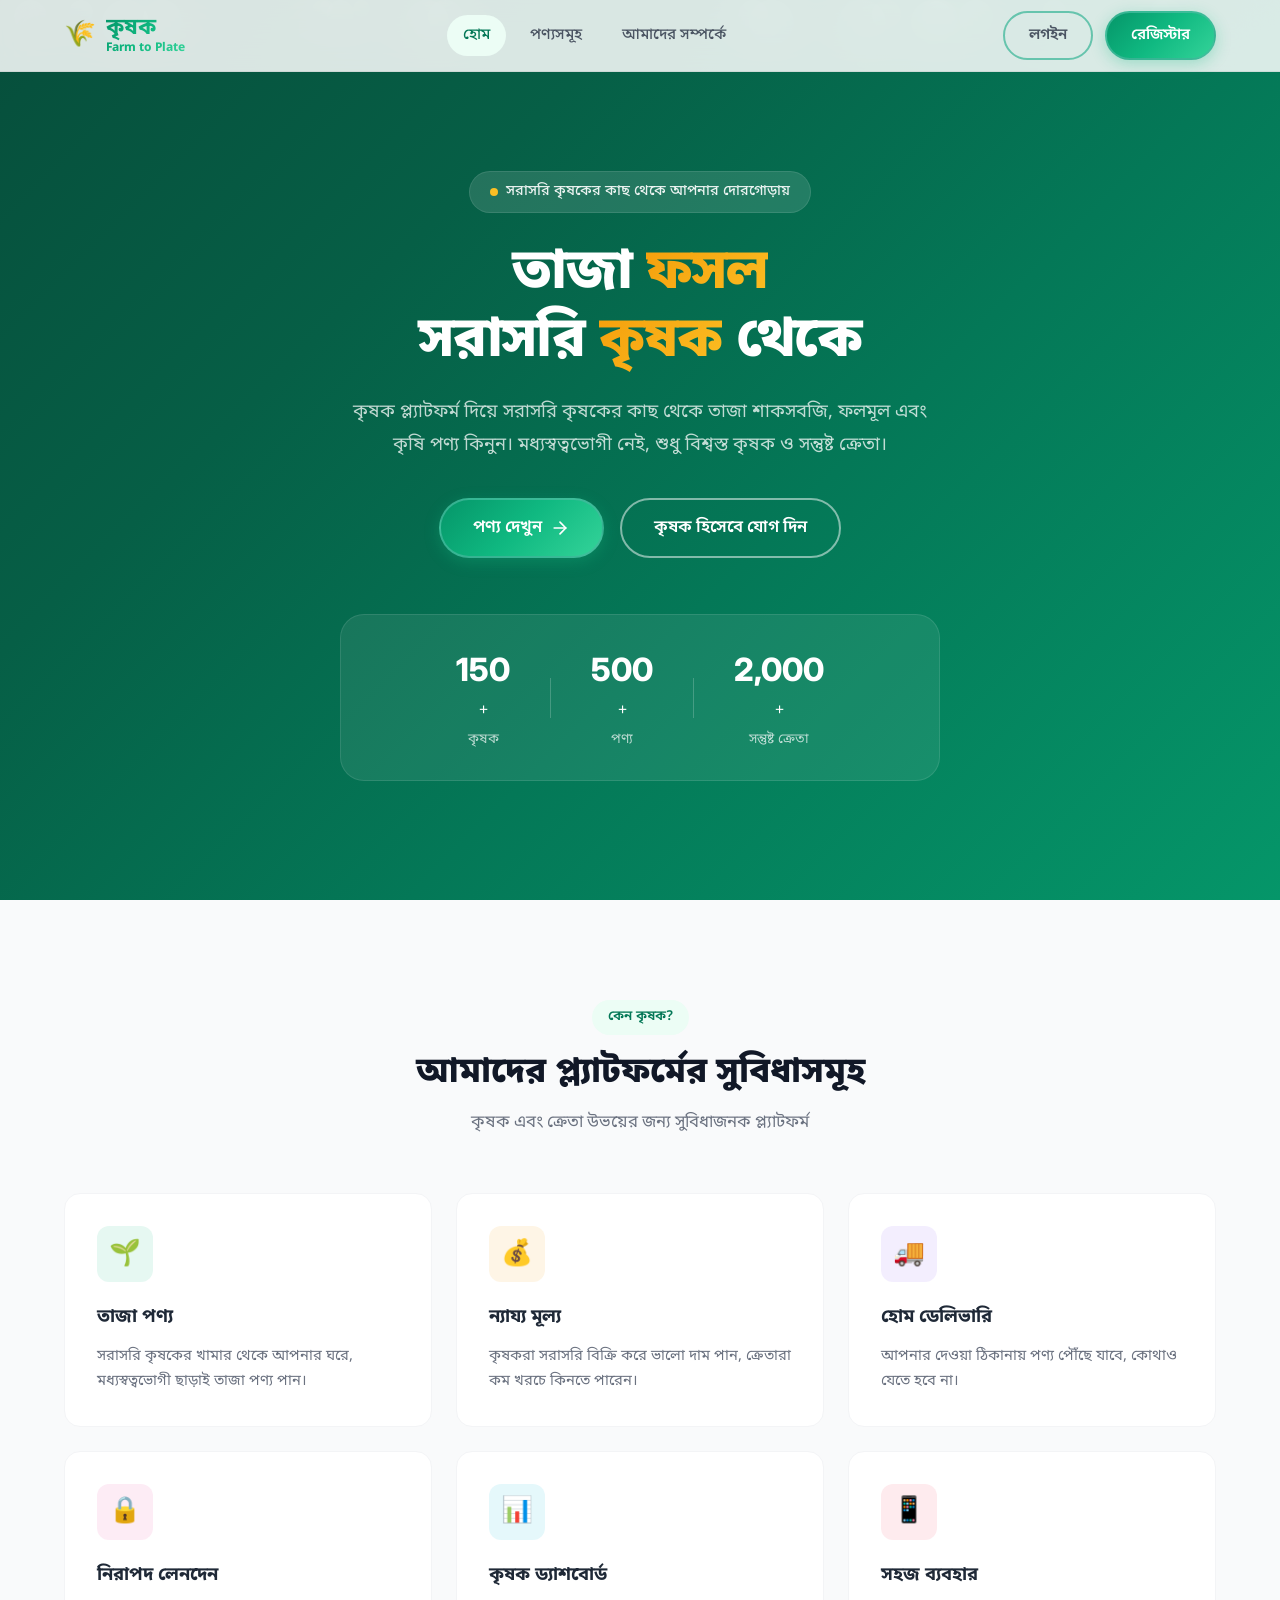
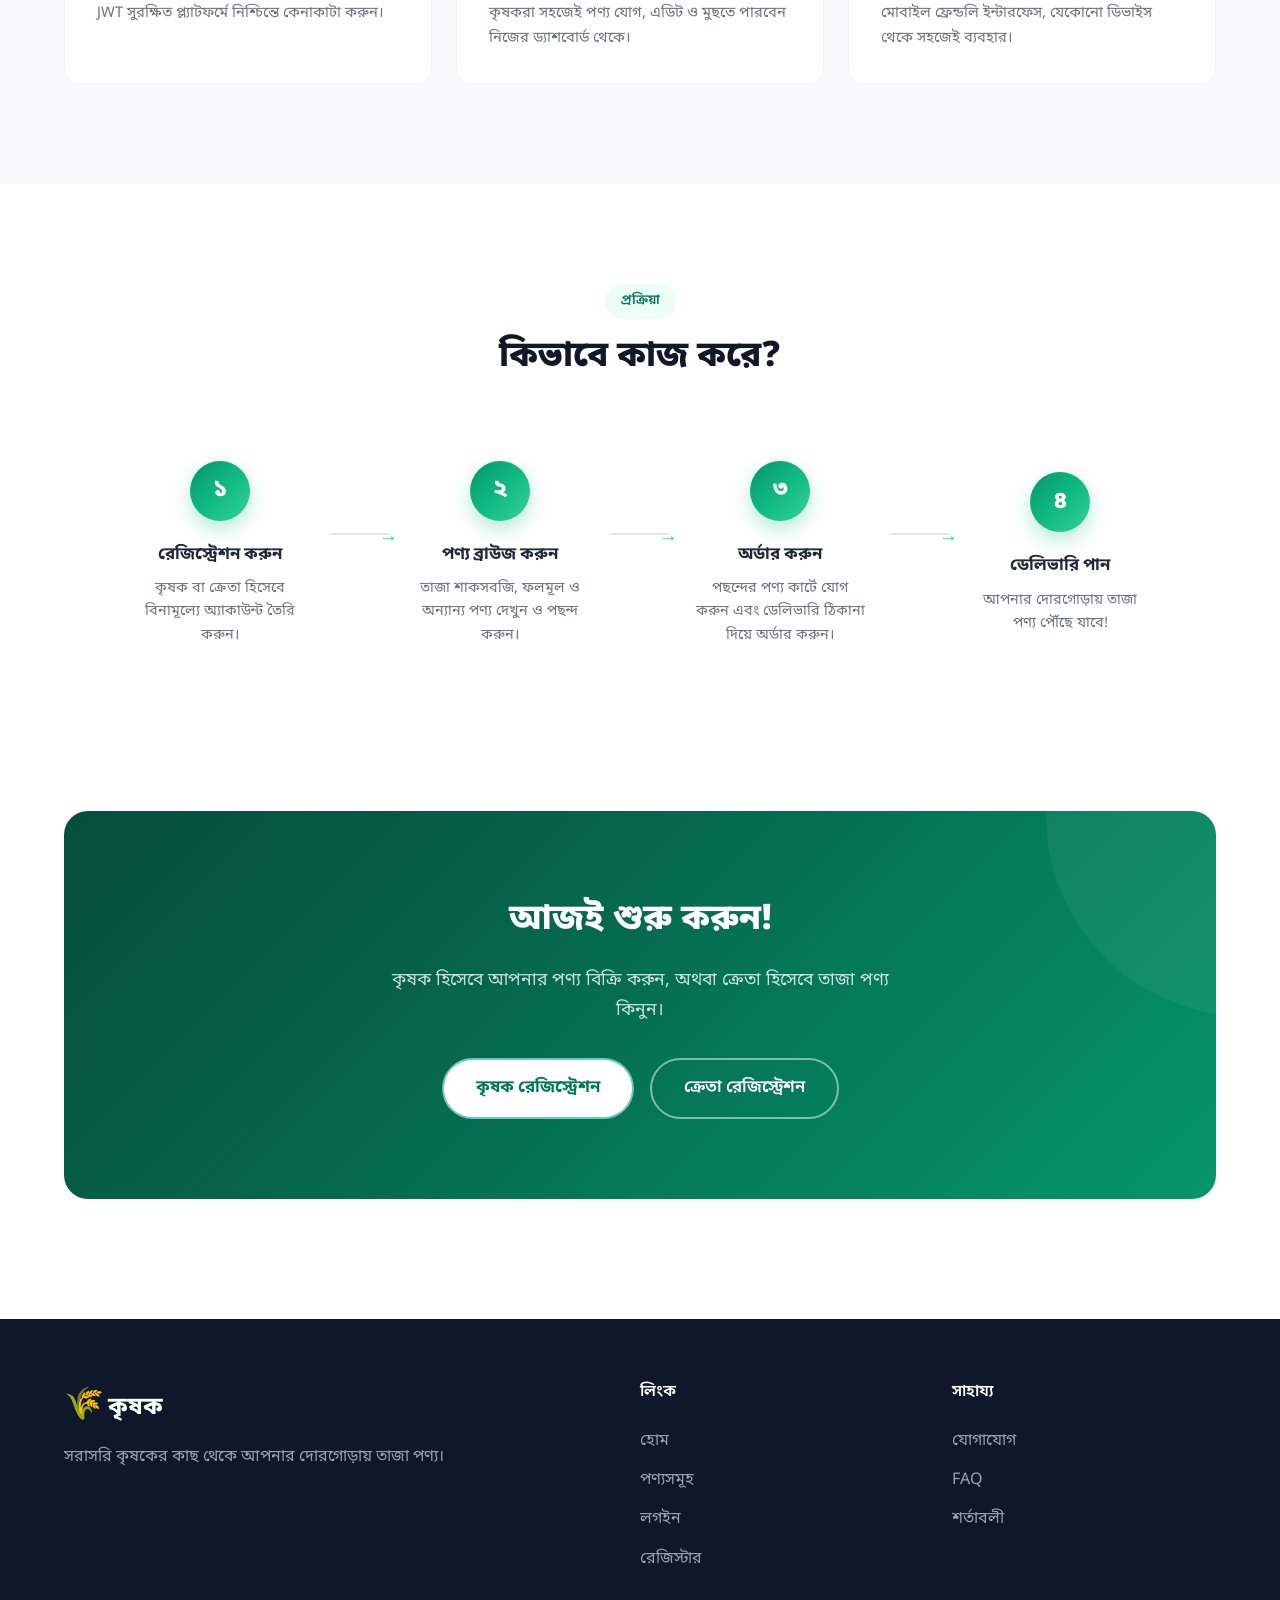
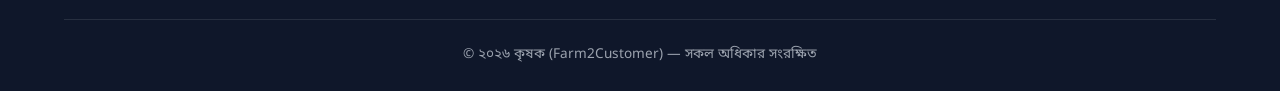
<file: index.html>
<!DOCTYPE html>
<html lang="bn">
<head>
    <meta charset="UTF-8">
    <meta name="viewport" content="width=device-width, initial-scale=1.0">
    <meta name="description" content="কৃষক - Farm2Plate মার্কেটপ্লেস। সরাসরি কৃষকের কাছ থেকে তাজা শাকসবজি ও ফলমূল কিনুন।">
    <title>কৃষক — Farm2Plate</title>
    <link rel="preconnect" href="https://fonts.googleapis.com">
    <link rel="preconnect" href="https://fonts.gstatic.com" crossorigin>
    <link href="https://fonts.googleapis.com/css2?family=Noto+Sans+Bengali:wght@300;400;500;600;700;800&family=Inter:wght@300;400;500;600;700;800&display=swap" rel="stylesheet">
    <link rel="stylesheet" href="css/style.css">
    <link rel="stylesheet" href="css/landing.css">
</head>
<body>
    <!-- Navbar -->
    <nav class="navbar" id="navbar">
        <div class="nav-container">
            <a href="index.html" class="nav-logo">
                <span class="logo-icon">🌾</span>
                <span class="logo-text" style="margin: 0; padding: 0; display: flex; flex-direction: column; gap: 3px; line-height: 1;">কৃষক<span style="font-size: 12px; padding: 0; margin: 0;">Farm to Plate</span></span>
            </a>
            <div class="nav-links" id="navLinks">
                <a href="index.html" class="nav-link active">হোম</a>
                <a href="products.html" class="nav-link">পণ্যসমূহ</a>
                <a href="about.html" class="nav-link">আমাদের সম্পর্কে</a>
            </div>
            <div class="nav-actions">
                <a href="login.html" class="btn btn-ghost" id="loginBtn">লগইন</a>
                <a href="register.html" class="btn btn-primary" id="registerBtn">রেজিস্টার</a>
                <div class="user-dropdown" id="userDropdown">
                        <div class="dropdown-header">
                            <span id="dropdownName">User</span>
                            <span class="dropdown-role" id="dropdownRole">customer</span>
                        </div>
                        <div class="dropdown-divider"></div>
                        <a href="#" id="dashboardLink" class="dropdown-item">ড্যাশবোর্ড</a>
                        <a href="#" id="profileLink" class="dropdown-item">প্রোফাইল</a>
                        <div class="dropdown-divider"></div>
                        <button class="dropdown-item logout" id="logoutBtn">লগআউট</button>
                    </div>
                <div class="user-menu hidden" id="userMenu">
                    <button class="user-avatar" id="userAvatar">
                        <span id="userInitial">ক</span>
                    </button>
                </div>
            </div>
            <button class="nav-toggle" id="navToggle">
                <span></span><span></span><span></span>
            </button>
        </div>
    </nav>

    <!-- Hero Section -->
    <section class="hero" id="hero">
        <div class="hero-bg">
            <div class="hero-gradient"></div>
            <div class="hero-particles" id="heroParticles"></div>
        </div>
        <div class="hero-content">
            <div class="hero-badge">
                <span class="badge-dot"></span>
                সরাসরি কৃষকের কাছ থেকে আপনার দোরগোড়ায়
            </div>
            <h1 class="hero-title">
                তাজা <span class="gradient-text">ফসল</span><br>
                সরাসরি <span class="gradient-text">কৃষক</span> থেকে
            </h1>
            <p class="hero-description">
                কৃষক প্ল্যাটফর্ম দিয়ে সরাসরি কৃষকের কাছ থেকে তাজা শাকসবজি, ফলমূল এবং কৃষি পণ্য কিনুন।
                মধ্যস্বত্বভোগী নেই, শুধু বিশ্বস্ত কৃষক ও সন্তুষ্ট ক্রেতা।
            </p>
            <div class="hero-actions">
                <a href="products.html" class="btn btn-primary btn-lg">
                    <span>পণ্য দেখুন</span>
                    <svg width="20" height="20" viewBox="0 0 24 24" fill="none" stroke="currentColor" stroke-width="2" stroke-linecap="round" stroke-linejoin="round"><line x1="5" y1="12" x2="19" y2="12"></line><polyline points="12 5 19 12 12 19"></polyline></svg>
                </a>
                <a href="register.html?role=farmer" class="btn btn-outline-light btn-lg">
                    কৃষক হিসেবে যোগ দিন
                </a>
            </div>
            <div class="hero-stats">
                <div class="stat-item">
                    <span class="stat-number" data-count="150">0</span>+
                    <span class="stat-label">কৃষক</span>
                </div>
                <div class="stat-divider"></div>
                <div class="stat-item">
                    <span class="stat-number" data-count="500">0</span>+
                    <span class="stat-label">পণ্য</span>
                </div>
                <div class="stat-divider"></div>
                <div class="stat-item">
                    <span class="stat-number" data-count="2000">0</span>+
                    <span class="stat-label">সন্তুষ্ট ক্রেতা</span>
                </div>
            </div>
        </div>
    </section>

    <!-- Features Section -->
    <section class="features" id="features">
        <div class="container">
            <div class="section-header">
                <span class="section-badge">কেন কৃষক?</span>
                <h2 class="section-title">আমাদের প্ল্যাটফর্মের সুবিধাসমূহ</h2>
                <p class="section-description">কৃষক এবং ক্রেতা উভয়ের জন্য সুবিধাজনক প্ল্যাটফর্ম</p>
            </div>
            <div class="features-grid">
                <div class="feature-card">
                    <div class="feature-icon" style="--accent: #10b981;">🌱</div>
                    <h3>তাজা পণ্য</h3>
                    <p>সরাসরি কৃষকের খামার থেকে আপনার ঘরে, মধ্যস্বত্বভোগী ছাড়াই তাজা পণ্য পান।</p>
                </div>
                <div class="feature-card">
                    <div class="feature-icon" style="--accent: #f59e0b;">💰</div>
                    <h3>ন্যায্য মূল্য</h3>
                    <p>কৃষকরা সরাসরি বিক্রি করে ভালো দাম পান, ক্রেতারা কম খরচে কিনতে পারেন।</p>
                </div>
                <div class="feature-card">
                    <div class="feature-icon" style="--accent: #8b5cf6;">🚚</div>
                    <h3>হোম ডেলিভারি</h3>
                    <p>আপনার দেওয়া ঠিকানায় পণ্য পৌঁছে যাবে, কোথাও যেতে হবে না।</p>
                </div>
                <div class="feature-card">
                    <div class="feature-icon" style="--accent: #ec4899;">🔒</div>
                    <h3>নিরাপদ লেনদেন</h3>
                    <p>JWT সুরক্ষিত প্ল্যাটফর্মে নিশ্চিন্তে কেনাকাটা করুন।</p>
                </div>
                <div class="feature-card">
                    <div class="feature-icon" style="--accent: #06b6d4;">📊</div>
                    <h3>কৃষক ড্যাশবোর্ড</h3>
                    <p>কৃষকরা সহজেই পণ্য যোগ, এডিট ও মুছতে পারবেন নিজের ড্যাশবোর্ড থেকে।</p>
                </div>
                <div class="feature-card">
                    <div class="feature-icon" style="--accent: #f43f5e;">📱</div>
                    <h3>সহজ ব্যবহার</h3>
                    <p>মোবাইল ফ্রেন্ডলি ইন্টারফেস, যেকোনো ডিভাইস থেকে সহজেই ব্যবহার।</p>
                </div>
            </div>
        </div>
    </section>

    <!-- How It Works -->
    <section class="how-it-works" id="howItWorks">
        <div class="container">
            <div class="section-header">
                <span class="section-badge">প্রক্রিয়া</span>
                <h2 class="section-title">কিভাবে কাজ করে?</h2>
            </div>
            <div class="steps-container">
                <div class="step-card">
                    <div class="step-number">১</div>
                    <div class="step-content">
                        <h3>রেজিস্ট্রেশন করুন</h3>
                        <p>কৃষক বা ক্রেতা হিসেবে বিনামূল্যে অ্যাকাউন্ট তৈরি করুন।</p>
                    </div>
                </div>
                <div class="step-connector"></div>
                <div class="step-card">
                    <div class="step-number">২</div>
                    <div class="step-content">
                        <h3>পণ্য ব্রাউজ করুন</h3>
                        <p>তাজা শাকসবজি, ফলমূল ও অন্যান্য পণ্য দেখুন ও পছন্দ করুন।</p>
                    </div>
                </div>
                <div class="step-connector"></div>
                <div class="step-card">
                    <div class="step-number">৩</div>
                    <div class="step-content">
                        <h3>অর্ডার করুন</h3>
                        <p>পছন্দের পণ্য কার্টে যোগ করুন এবং ডেলিভারি ঠিকানা দিয়ে অর্ডার করুন।</p>
                    </div>
                </div>
                <div class="step-connector"></div>
                <div class="step-card">
                    <div class="step-number">৪</div>
                    <div class="step-content">
                        <h3>ডেলিভারি পান</h3>
                        <p>আপনার দোরগোড়ায় তাজা পণ্য পৌঁছে যাবে!</p>
                    </div>
                </div>
            </div>
        </div>
    </section>

    <!-- CTA Section -->
    <section class="cta-section">
        <div class="container">
            <div class="cta-card">
                <div class="cta-content">
                    <h2>আজই শুরু করুন!</h2>
                    <p>কৃষক হিসেবে আপনার পণ্য বিক্রি করুন, অথবা ক্রেতা হিসেবে তাজা পণ্য কিনুন।</p>
                    <div class="cta-actions">
                        <a href="register.html?role=farmer" class="btn btn-light btn-lg">কৃষক রেজিস্ট্রেশন</a>
                        <a href="register.html?role=customer" class="btn btn-outline-light btn-lg">ক্রেতা রেজিস্ট্রেশন</a>
                    </div>
                </div>
            </div>
        </div>
    </section>

    <!-- Footer -->
    <footer class="footer">
        <div class="container">
            <div class="footer-content">
                <div class="footer-brand">
                    <span class="logo-icon">🌾</span>
                    <span class="logo-text">কৃষক</span>
                    <p>সরাসরি কৃষকের কাছ থেকে আপনার দোরগোড়ায় তাজা পণ্য।</p>
                </div>
                <div class="footer-links">
                    <h4>লিংক</h4>
                    <a href="index.html">হোম</a>
                    <a href="products.html">পণ্যসমূহ</a>
                    <a href="login.html">লগইন</a>
                    <a href="register.html">রেজিস্টার</a>
                </div>
                <div class="footer-links">
                    <h4>সাহায্য</h4>
                    <a href="#">যোগাযোগ</a>
                    <a href="#">FAQ</a>
                    <a href="#">শর্তাবলী</a>
                </div>
            </div>
            <div class="footer-bottom">
                <p>&copy; ২০২৬ কৃষক (Farm2Customer) — সকল অধিকার সংরক্ষিত</p>
            </div>
        </div>
    </footer>

    <script src="js/config.js"></script>
    <script src="js/auth.js"></script>
    <script src="js/app.js"></script>
    <script src="js/landing.js"></script>
</body>
</html>
</file>
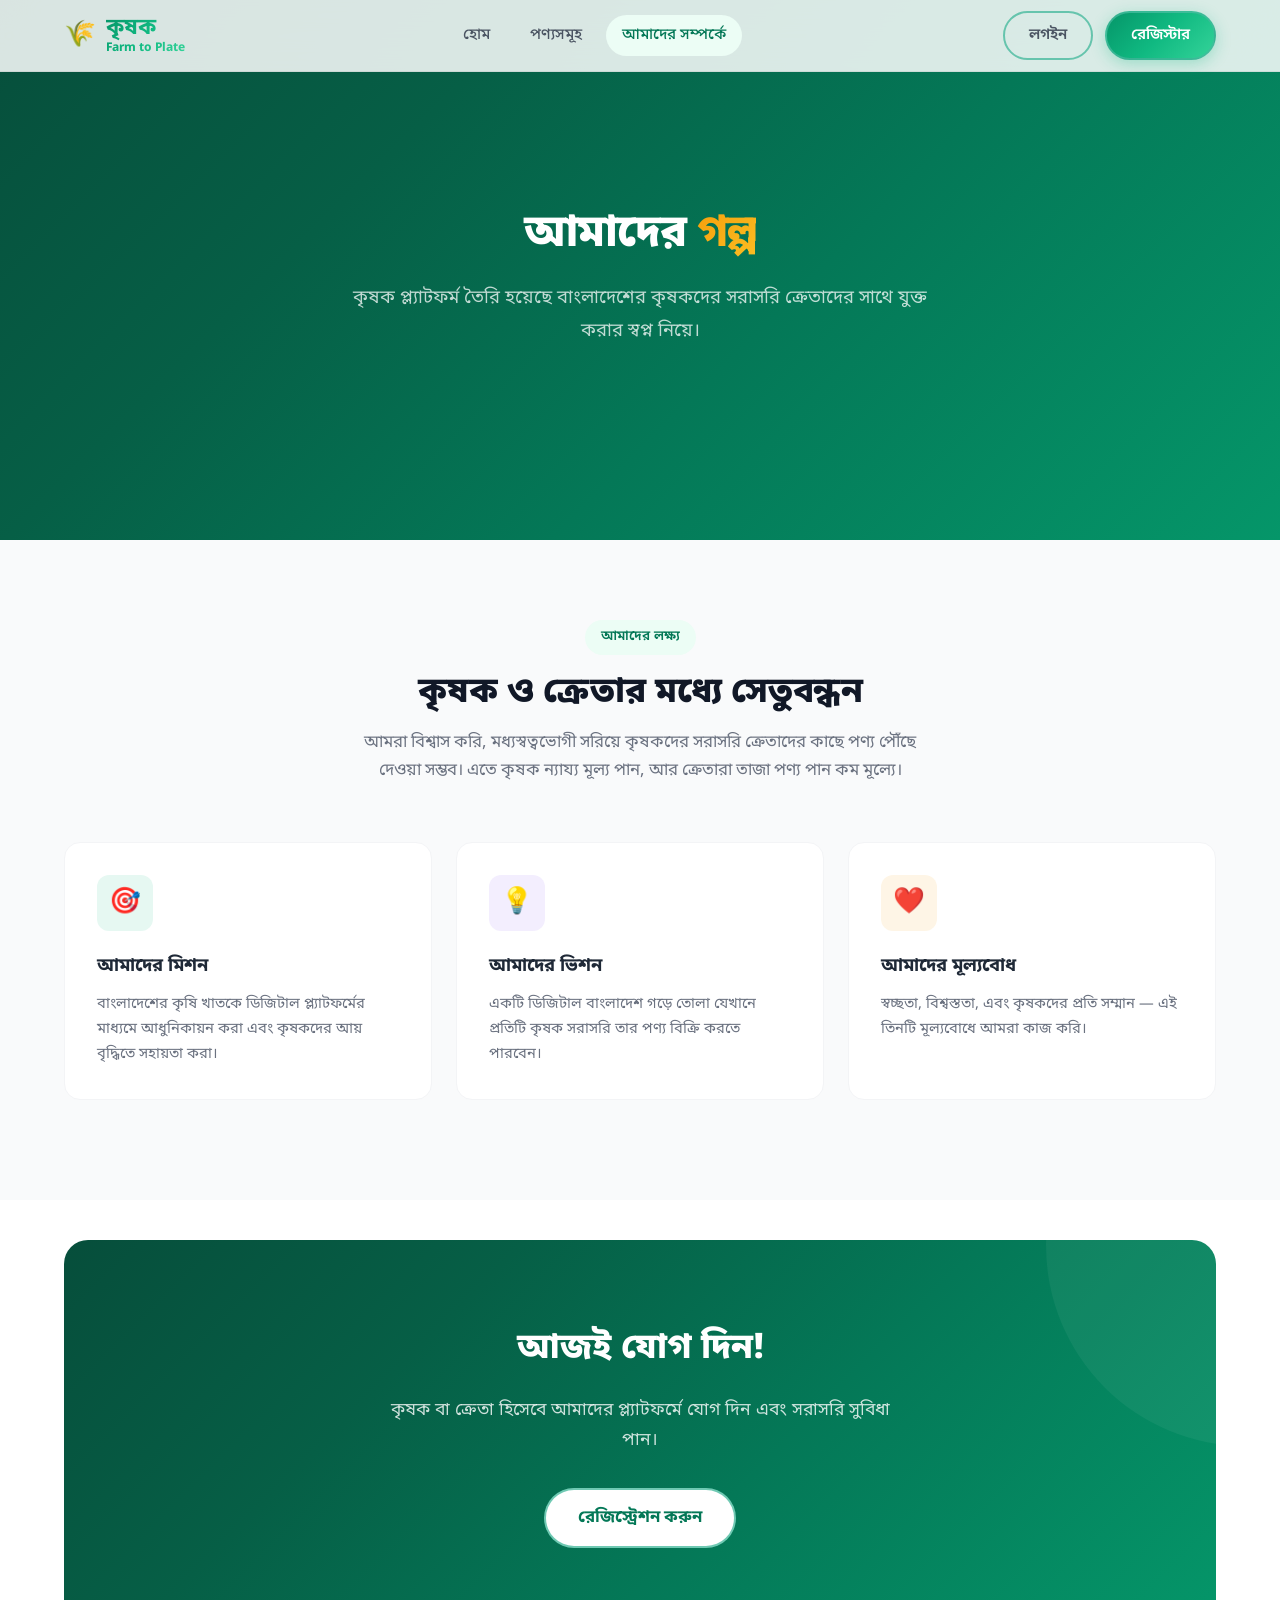
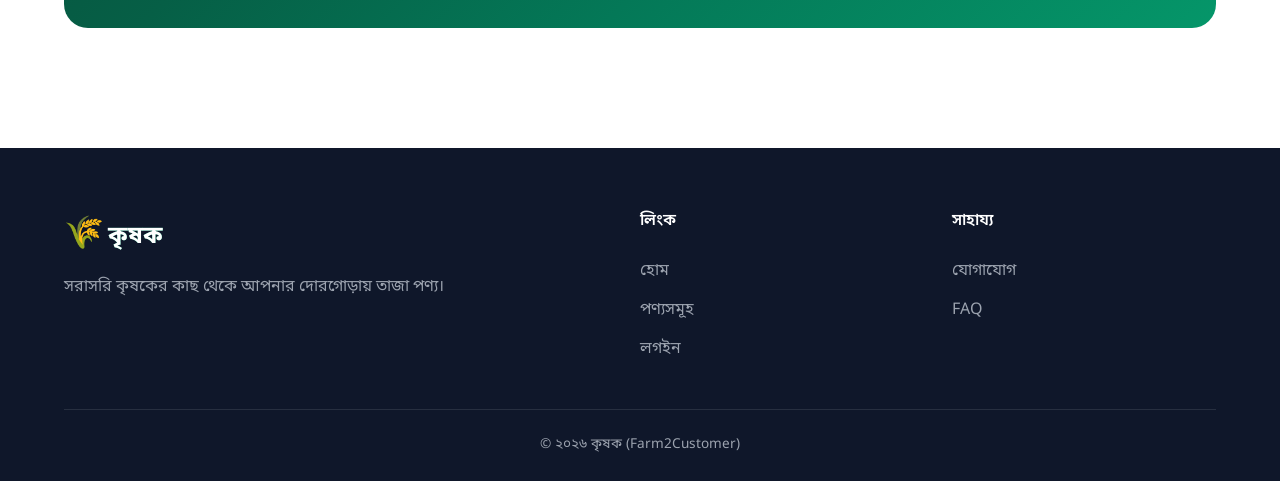
<file: about.html>
<!DOCTYPE html>
<html lang="bn">
<head>
    <meta charset="UTF-8">
    <meta name="viewport" content="width=device-width, initial-scale=1.0">
    <title>আমাদের সম্পর্কে — কৃষক</title>
    <link rel="preconnect" href="https://fonts.googleapis.com">
    <link rel="preconnect" href="https://fonts.gstatic.com" crossorigin>
    <link href="https://fonts.googleapis.com/css2?family=Noto+Sans+Bengali:wght@300;400;500;600;700;800&family=Inter:wght@300;400;500;600;700;800&display=swap" rel="stylesheet">
    <link rel="stylesheet" href="css/style.css">
    <link rel="stylesheet" href="css/landing.css">
</head>
<body>
    <!-- Navbar -->
    <nav class="navbar" id="navbar">
        <div class="nav-container">
            <a href="index.html" class="nav-logo">
                <span class="logo-icon">🌾</span>
                <span class="logo-text" style="margin: 0; padding: 0; display: flex; flex-direction: column; gap: 3px; line-height: 1;">কৃষক<span style="font-size: 12px; padding: 0; margin: 0;">Farm to Plate</span></span>
            </a>
            <div class="nav-links" id="navLinks">
                <a href="index.html" class="nav-link">হোম</a>
                <a href="products.html" class="nav-link">পণ্যসমূহ</a>
                <a href="about.html" class="nav-link active">আমাদের সম্পর্কে</a>
            </div>
            <div class="nav-actions">
                <a href="login.html" class="btn btn-ghost" id="loginBtn">লগইন</a>
                <a href="register.html" class="btn btn-primary" id="registerBtn">রেজিস্টার</a>
                <div class="user-dropdown" id="userDropdown">
                        <div class="dropdown-header">
                            <span id="dropdownName">User</span>
                            <span class="dropdown-role" id="dropdownRole">customer</span>
                        </div>
                        <div class="dropdown-divider"></div>
                        <a href="#" id="dashboardLink" class="dropdown-item">ড্যাশবোর্ড</a>
                        <a href="#" id="profileLink" class="dropdown-item">প্রোফাইল</a>
                        <div class="dropdown-divider"></div>
                        <button class="dropdown-item logout" id="logoutBtn">লগআউট</button>
                    </div>
                <div class="user-menu hidden" id="userMenu">
                    <button class="user-avatar" id="userAvatar">
                        <span id="userInitial">ক</span>
                    </button>
                </div>
            </div>
            <button class="nav-toggle" id="navToggle"><span></span><span></span><span></span></button>
        </div>
    </nav>

    <!-- About Hero -->
    <section class="hero" style="min-height:60vh;">
        <div class="hero-bg">
            <div class="hero-gradient"></div>
        </div>
        <div class="hero-content">
            <h1 class="hero-title" style="font-size:2.8rem;">
                আমাদের <span class="gradient-text">গল্প</span>
            </h1>
            <p class="hero-description">
                কৃষক প্ল্যাটফর্ম তৈরি হয়েছে বাংলাদেশের কৃষকদের সরাসরি ক্রেতাদের সাথে যুক্ত করার স্বপ্ন নিয়ে।
            </p>
        </div>
    </section>

    <!-- Mission -->
    <section class="features" style="padding-top: 80px;">
        <div class="container">
            <div class="section-header">
                <span class="section-badge">আমাদের লক্ষ্য</span>
                <h2 class="section-title">কৃষক ও ক্রেতার মধ্যে সেতুবন্ধন</h2>
                <p class="section-description">
                    আমরা বিশ্বাস করি, মধ্যস্বত্বভোগী সরিয়ে কৃষকদের সরাসরি ক্রেতাদের কাছে পণ্য পৌঁছে দেওয়া সম্ভব।
                    এতে কৃষক ন্যায্য মূল্য পান, আর ক্রেতারা তাজা পণ্য পান কম মূল্যে।
                </p>
            </div>
            <div class="features-grid">
                <div class="feature-card">
                    <div class="feature-icon" style="--accent: #10b981;">🎯</div>
                    <h3>আমাদের মিশন</h3>
                    <p>বাংলাদেশের কৃষি খাতকে ডিজিটাল প্ল্যাটফর্মের মাধ্যমে আধুনিকায়ন করা এবং কৃষকদের আয় বৃদ্ধিতে সহায়তা করা।</p>
                </div>
                <div class="feature-card">
                    <div class="feature-icon" style="--accent: #8b5cf6;">💡</div>
                    <h3>আমাদের ভিশন</h3>
                    <p>একটি ডিজিটাল বাংলাদেশ গড়ে তোলা যেখানে প্রতিটি কৃষক সরাসরি তার পণ্য বিক্রি করতে পারবেন।</p>
                </div>
                <div class="feature-card">
                    <div class="feature-icon" style="--accent: #f59e0b;">❤️</div>
                    <h3>আমাদের মূল্যবোধ</h3>
                    <p>স্বচ্ছতা, বিশ্বস্ততা, এবং কৃষকদের প্রতি সম্মান — এই তিনটি মূল্যবোধে আমরা কাজ করি।</p>
                </div>
            </div>
        </div>
    </section>

    <!-- Technology Stack
    <section class="how-it-works">
        <div class="container">
            <div class="section-header">
                <span class="section-badge">প্রযুক্তি</span>
                <h2 class="section-title">আমাদের টেক স্ট্যাক</h2>
            </div>
            <div class="steps-container">
                <div class="step-card">
                    <div class="step-number" style="background:linear-gradient(135deg, #009688, #4CAF50);">⚡</div>
                    <div class="step-content">
                        <h3>FastAPI</h3>
                        <p>আধুনিক, উচ্চ-কার্যক্ষম Python ওয়েব ফ্রেমওয়ার্ক</p>
                    </div>
                </div>
                <div class="step-connector"></div>
                <div class="step-card">
                    <div class="step-number" style="background:linear-gradient(135deg, #2196F3, #03A9F4);">🗄️</div>
                    <div class="step-content">
                        <h3>SQLAlchemy</h3>
                        <p>শক্তিশালী ORM দিয়ে ডাটাবেস পরিচালনা</p>
                    </div>
                </div>
                <div class="step-connector"></div>
                <div class="step-card">
                    <div class="step-number" style="background:linear-gradient(135deg, #FF9800, #FFC107);">🔐</div>
                    <div class="step-content">
                        <h3>JWT Auth</h3>
                        <p>নিরাপদ JSON Web Token ভিত্তিক অথেন্টিকেশন</p>
                    </div>
                </div>
                <div class="step-connector"></div>
                <div class="step-card">
                    <div class="step-number" style="background:linear-gradient(135deg, #E91E63, #9C27B0);">🎨</div>
                    <div class="step-content">
                        <h3>HTML/CSS/JS</h3>
                        <p>মডার্ন ও রেসপন্সিভ ফ্রন্টএন্ড ডিজাইন</p>
                    </div>
                </div>
            </div>
        </div>
    </section> -->

    <!-- CTA -->
    <section class="cta-section">
        <div class="container">
            <div class="cta-card">
                <div class="cta-content">
                    <h2>আজই যোগ দিন!</h2>
                    <p>কৃষক বা ক্রেতা হিসেবে আমাদের প্ল্যাটফর্মে যোগ দিন এবং সরাসরি সুবিধা পান।</p>
                    <div class="cta-actions">
                        <a href="register.html" class="btn btn-light btn-lg">রেজিস্ট্রেশন করুন</a>
                    </div>
                </div>
            </div>
        </div>
    </section>

    <!-- Footer -->
    <footer class="footer">
        <div class="container">
            <div class="footer-content">
                <div class="footer-brand">
                    <span class="logo-icon">🌾</span>
                    <span class="logo-text">কৃষক</span>
                    <p>সরাসরি কৃষকের কাছ থেকে আপনার দোরগোড়ায় তাজা পণ্য।</p>
                </div>
                <div class="footer-links">
                    <h4>লিংক</h4>
                    <a href="index.html">হোম</a>
                    <a href="products.html">পণ্যসমূহ</a>
                    <a href="login.html">লগইন</a>
                </div>
                <div class="footer-links">
                    <h4>সাহায্য</h4>
                    <a href="#">যোগাযোগ</a>
                    <a href="#">FAQ</a>
                </div>
            </div>
            <div class="footer-bottom">
                <p>&copy; ২০২৬ কৃষক (Farm2Customer)</p>
            </div>
        </div>
    </footer>

    <script src="js/config.js"></script>
    <script src="js/auth.js"></script>
    <script src="js/app.js"></script>
</body>
</html>
</file>
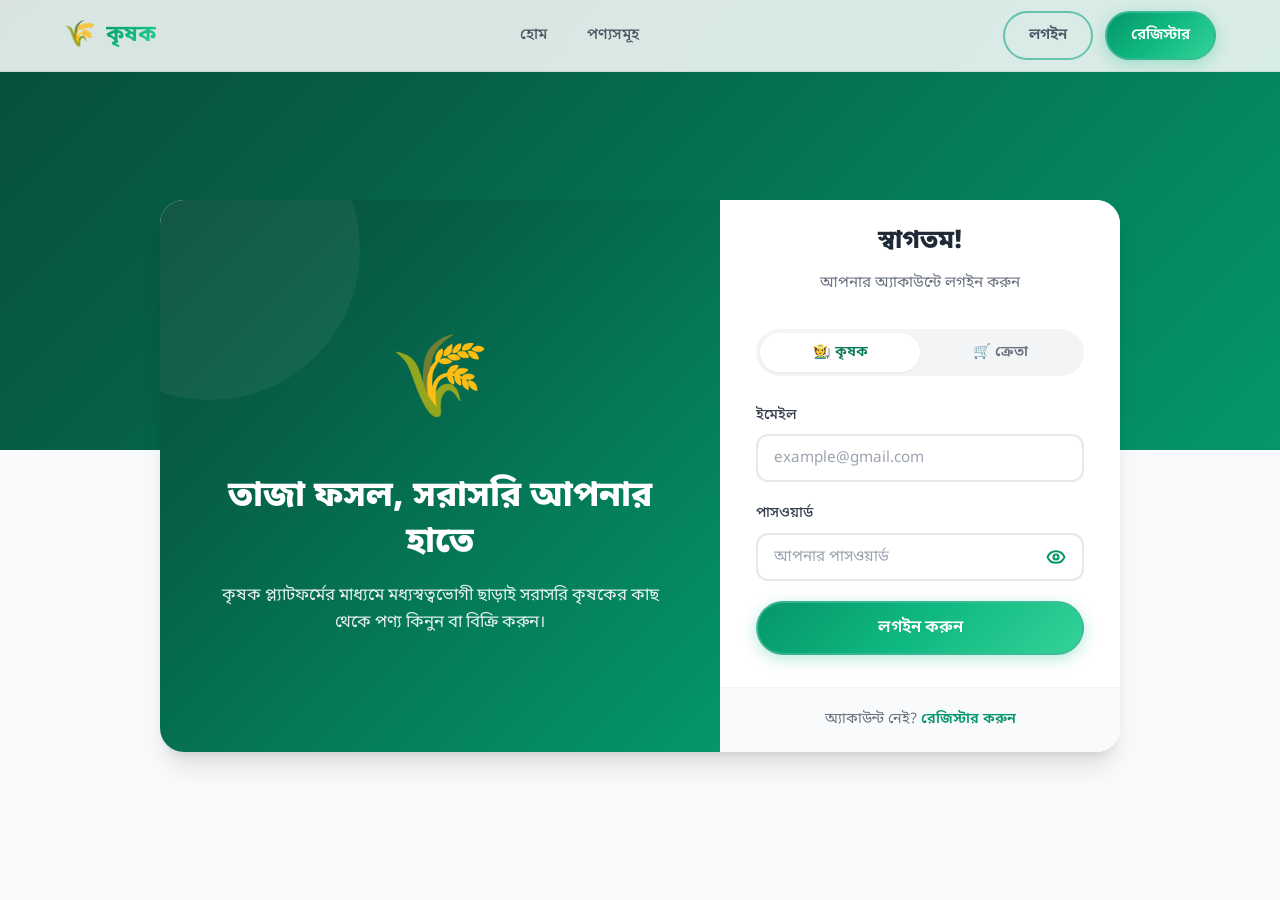
<file: login.html>
<!DOCTYPE html>
<html lang="bn">
<head>
    <meta charset="UTF-8">
    <meta name="viewport" content="width=device-width, initial-scale=1.0">
    <meta name="description" content="কৃষক প্ল্যাটফর্মে লগইন করুন - কৃষক বা ক্রেতা হিসেবে">
    <title>লগইন — কৃষক</title>
    <link rel="preconnect" href="https://fonts.googleapis.com">
    <link rel="preconnect" href="https://fonts.gstatic.com" crossorigin>
    <link href="https://fonts.googleapis.com/css2?family=Noto+Sans+Bengali:wght@300;400;500;600;700;800&family=Inter:wght@300;400;500;600;700;800&display=swap" rel="stylesheet">
    <link rel="stylesheet" href="css/style.css">
    <link rel="stylesheet" href="css/auth.css">
</head>
<body>
    <!-- Navbar -->
    <nav class="navbar" id="navbar">
        <div class="nav-container">
            <a href="index.html" class="nav-logo">
                <span class="logo-icon">🌾</span>
                <span class="logo-text">কৃষক</span>
            </a>
            <div class="nav-links" id="navLinks">
                <a href="index.html" class="nav-link">হোম</a>
                <a href="products.html" class="nav-link">পণ্যসমূহ</a>
            </div>
            <div class="nav-actions">
                <a href="login.html" class="btn btn-ghost active">লগইন</a>
                <a href="register.html" class="btn btn-primary">রেজিস্টার</a>
            </div>
            <button class="nav-toggle" id="navToggle"><span></span><span></span><span></span></button>
        </div>
    </nav>

    <!-- Login Form -->
    <div class="auth-page">
        <div class="auth-container">
            <div class="auth-card">
                <!-- Desktop Side Panel -->
                <div class="auth-side-panel">
                    <div class="side-panel-content">
                        <span class="side-logo-icon">🌾</span>
                        <h2>তাজা ফসল, সরাসরি আপনার হাতে</h2>
                        <p>কৃষক প্ল্যাটফর্মের মাধ্যমে মধ্যস্বত্বভোগী ছাড়াই সরাসরি কৃষকের কাছ থেকে পণ্য কিনুন বা বিক্রি করুন।</p>
                    </div>
                </div>

                <!-- Form Area -->
                <div class="auth-form-area">
                    <div class="auth-header">
                        <span class="logo-icon mobile-only">🌾</span>
                        <h1>স্বাগতম!</h1>
                    <p>আপনার অ্যাকাউন্টে লগইন করুন</p>
                </div>
                <div class="auth-body">
                    <!-- Role tabs (Admin option hidden — auto-detected from credentials) -->
                    <div class="role-tabs">
                        <button class="role-tab active" data-role="farmer" onclick="switchLoginRole('farmer')">🧑‍🌾 কৃষক</button>
                        <button class="role-tab" data-role="customer" onclick="switchLoginRole('customer')">🛒 ক্রেতা</button>
                    </div>

                    <form id="loginForm" onsubmit="handleLogin(event)">
                        <input type="hidden" id="loginRole" value="farmer">
                        
                        <div class="form-group">
                            <label class="form-label" for="loginEmail">ইমেইল</label>
                            <input type="email" id="loginEmail" class="form-input" placeholder="example@gmail.com" required>
                        </div>

                        <div class="form-group">
                            <label class="form-label" for="loginPassword">পাসওয়ার্ড</label>
                            <div class="password-wrapper">
                                <input type="password" id="loginPassword" class="form-input" placeholder="আপনার পাসওয়ার্ড" required>
                                <button type="button" class="password-toggle" id="toggleLoginPass" onclick="togglePassword('loginPassword', 'toggleLoginPass')">
                                    <svg xmlns="http://www.w3.org/2000/svg" width="24" height="24" viewBox="0 0 24 24" fill="none" stroke="currentColor" stroke-width="2" stroke-linecap="round" stroke-linejoin="round"><path d="M2.062 12.348a1 1 0 0 1 0-.696 10.75 10.75 0 0 1 19.876 0 1 1 0 0 1 0 .696 10.75 10.75 0 0 1-19.876 0z"/><circle cx="12" cy="12" r="3"/></svg>
                                </button>
                            </div>
                        </div>

                        <button type="submit" class="btn btn-primary btn-lg btn-full" id="loginSubmitBtn">
                            লগইন করুন
                        </button>
                    </form>
                </div>
                <div class="auth-footer">
                    অ্যাকাউন্ট নেই? <a href="register.html">রেজিস্টার করুন</a>
                </div>
            </div> <!-- End auth-form-area -->
            </div> <!-- End auth-card -->
        </div> <!-- End auth-container -->
    </div> <!-- End auth-page -->

    <script src="js/config.js"></script>
    <script src="js/auth.js"></script>
    <script src="js/app.js"></script>
    <script>
        function switchLoginRole(role) {
            document.getElementById('loginRole').value = role;
            document.querySelectorAll('.role-tab').forEach(tab => {
                tab.classList.toggle('active', tab.dataset.role === role);
            });
        }

        const ICONS = {
            eye: `<svg xmlns="http://www.w3.org/2000/svg" width="24" height="24" viewBox="0 0 24 24" fill="none" stroke="currentColor" stroke-width="2" stroke-linecap="round" stroke-linejoin="round"><path d="M2.062 12.348a1 1 0 0 1 0-.696 10.75 10.75 0 0 1 19.876 0 1 1 0 0 1 0 .696 10.75 10.75 0 0 1-19.876 0z"/><circle cx="12" cy="12" r="3"/></svg>`,
            eyeOff: `<svg xmlns="http://www.w3.org/2000/svg" width="24" height="24" viewBox="0 0 24 24" fill="none" stroke="currentColor" stroke-width="2" stroke-linecap="round" stroke-linejoin="round"><path d="M9.88 9.88a3 3 0 1 0 4.24 4.24"/><path d="M10.73 5.08A10.43 10.43 0 0 1 12 5c7 0 10 7 10 7a13.16 13.16 0 0 1-1.67 2.68"/><path d="M6.61 6.61A13.52 13.52 0 0 0 2 12s3 7 10 7a9.74 9.74 0 0 0 5.39-1.61"/><line x1="2" y1="2" x2="22" y2="22"/></svg>`
        };

        function togglePassword(inputId, btnId) {
            const input = document.getElementById(inputId);
            const btn = document.getElementById(btnId);
            if (input.type === 'password') {
                input.type = 'text';
                btn.innerHTML = ICONS.eyeOff;
            } else {
                input.type = 'password';
                btn.innerHTML = ICONS.eye;
            }
        }

        async function handleLogin(e) {
            e.preventDefault();
            const submitBtn = document.getElementById('loginSubmitBtn');
            const selectedRole = document.getElementById('loginRole').value;
            const email = document.getElementById('loginEmail').value.trim();
            const password = document.getElementById('loginPassword').value;

            if (!email || !password) {
                Toast.error('সব ফিল্ড পূরণ করুন!');
                return;
            }

            setLoading(submitBtn, true);

            try {
                // Select the correct login endpoint (no admin endpoint — admin goes through farmer)
                const urlMap = {
                    farmer: API.FARMER_LOGIN,
                    customer: API.CUSTOMER_LOGIN,
                };

                const res = await fetch(urlMap[selectedRole], {
                    method: 'POST',
                    headers: { 'Content-Type': 'application/json' },
                    body: JSON.stringify({ email, password }),
                });

                const data = await res.json();

                if (!res.ok) {
                    if (res.status === 403 && data.detail.includes('ভেরিফাই')) {
                        Toast.info('ইমেইল ভেরিফাই করা হয়নি! ভেরিফিকেশন পেইজে পাঠানো হচ্ছে...');
                        setTimeout(() => {
                            window.location.href = `otp.html?email=${encodeURIComponent(email)}&role=${selectedRole}`;
                        }, 2000);
                        return;
                    }
                    throw new Error(data.detail || 'লগইন ব্যর্থ হয়েছে');
                }

                const token = data.access_token;

                // Decode token to get the ACTUAL role (could be admin if credentials matched)
                const payload = JSON.parse(atob(token.split('.')[1]));
                const actualRole = payload.role;

                // Fetch user profile
                let userData = { name: 'User', role: actualRole };
                try {
                    if (actualRole === 'admin') {
                        userData = { name: 'অ্যাডমিন', role: 'admin' };
                    } else if (actualRole === 'farmer') {
                        const profileRes = await fetch(API.FARMER_PROFILE(payload.user_id));
                        if (profileRes.ok) userData = await profileRes.json();
                    } else if (actualRole === 'customer') {
                        const profileRes = await fetch(API.CUSTOMER_PROFILE(payload.user_id));
                        if (profileRes.ok) userData = await profileRes.json();
                    }
                } catch (err) {
                    console.warn('Could not fetch profile', err);
                }

                Auth.login(token, { ...userData, role: actualRole });
                Toast.success('সফলভাবে লগইন হয়েছে!');

                // Redirect based on ACTUAL role from token (not the selected tab)
                setTimeout(() => {
                    const dashMap = {
                        farmer: 'farmer-dashboard.html',
                        customer: 'customer-dashboard.html',
                        admin: 'admin-dashboard.html'
                    };
                    window.location.href = dashMap[actualRole] || 'index.html';
                }, 500);

            } catch (err) {
                Toast.error(err.message);
            } finally {
                setLoading(submitBtn, false);
            }
        }

        // Auto-redirect if already logged in
        if (Auth.isLoggedIn() && !Auth.isTokenExpired()) {
            const role = Auth.getUserRole();
            const dashMap = { farmer: 'farmer-dashboard.html', customer: 'customer-dashboard.html', admin: 'admin-dashboard.html' };
            window.location.href = dashMap[role] || 'index.html';
        }
    </script>
</body>
</html>
</file>
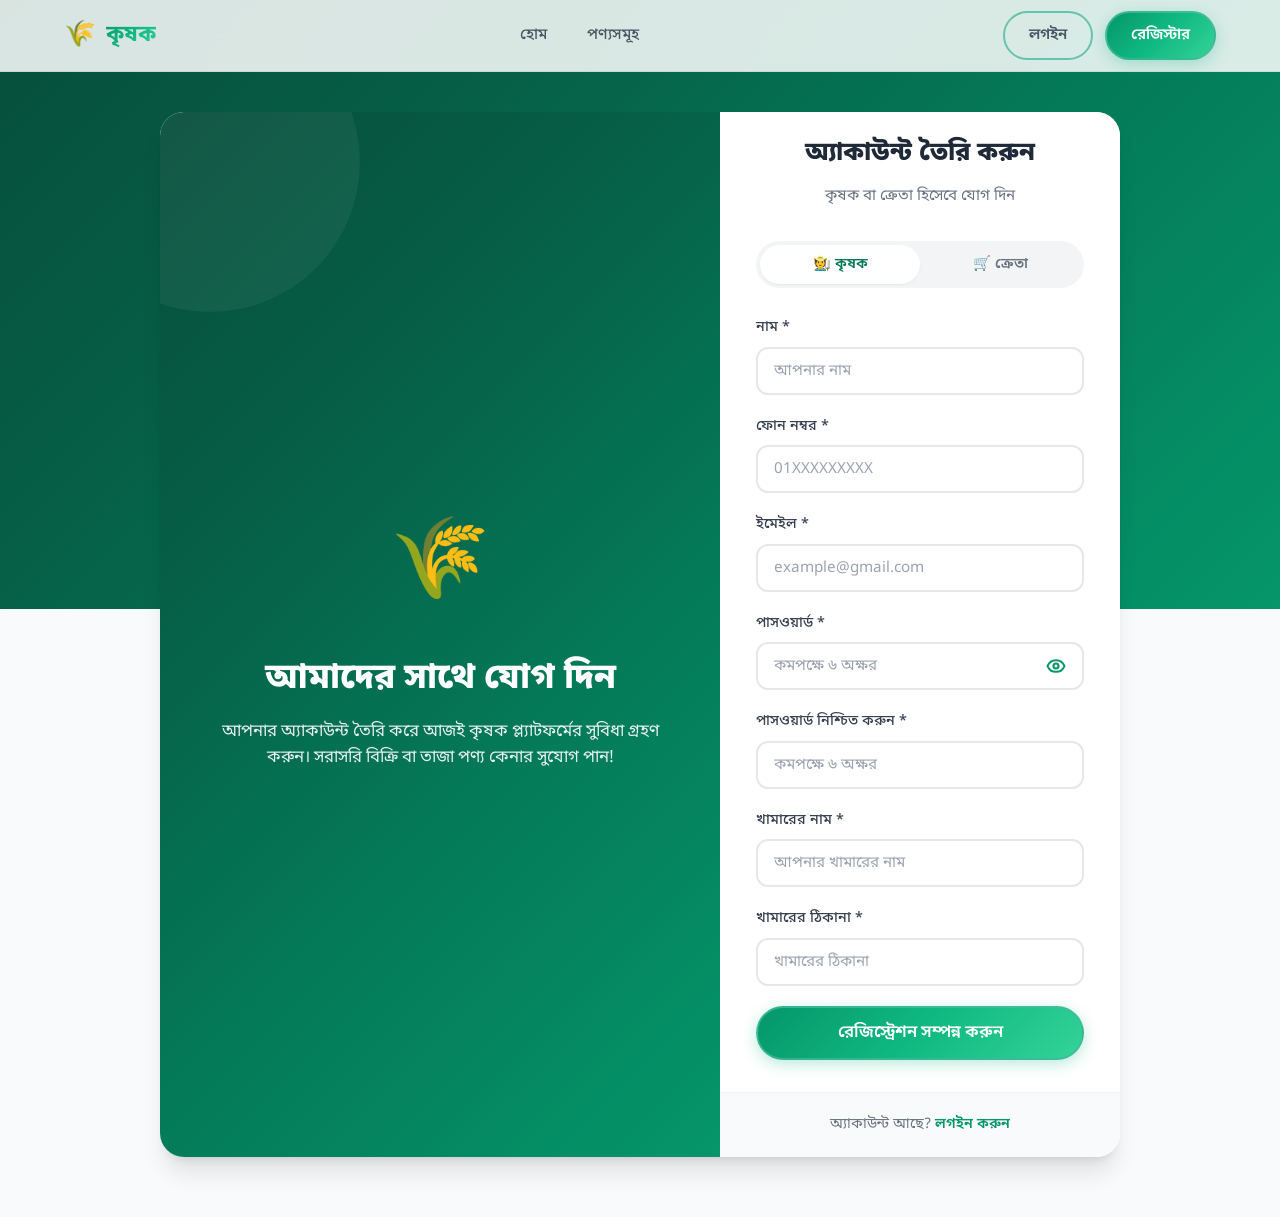
<file: otp.html>
<!DOCTYPE html>
<html lang="bn">
<head>
    <meta charset="UTF-8">
    <meta name="viewport" content="width=device-width, initial-scale=1.0">
    <meta name="description" content="ইমেইল ভেরিফিকেশন — কৃষক">
    <title>ভেরিফিকেশন — কৃষক</title>
    <link rel="preconnect" href="https://fonts.googleapis.com">
    <link rel="preconnect" href="https://fonts.gstatic.com" crossorigin>
    <link href="https://fonts.googleapis.com/css2?family=Noto+Sans+Bengali:wght@300;400;500;600;700;800&family=Inter:wght@300;400;500;600;700;800&display=swap" rel="stylesheet">
    <link rel="stylesheet" href="css/style.css">
    <link rel="stylesheet" href="css/auth.css">
    <style>
        .otp-input-container {
            display: flex;
            gap: 12px;
            justify-content: center;
            margin: 28px 0;
        }
        .otp-box {
            width: 52px;
            height: 64px;
            text-align: center;
            font-size: 28px;
            font-weight: 700;
            border: 2px solid var(--gray-200);
            border-radius: var(--radius-lg);
            background: var(--gray-50);
            transition: all var(--transition-fast);
            color: var(--gray-800);
        }
        .otp-box:focus {
            border-color: var(--primary-500);
            background: white;
            box-shadow: 0 0 0 4px var(--primary-50);
            outline: none;
        }
        .email-display {
            font-weight: 700;
            color: var(--primary-700);
            word-break: break-all;
            display: block;
            margin-top: 5px;
        }
        
        @media (max-width: 480px) {
            .otp-box {
                width: 42px;
                height: 54px;
                font-size: 22px;
            }
            .otp-input-container {
                gap: 8px;
            }
        }
        
        .resend-timer {
            font-size: 0.85rem;
            color: var(--gray-500);
            margin-top: 10px;
        }
    </style>
</head>
<body>
    <!-- Navbar -->
    <nav class="navbar" id="navbar">
        <div class="nav-container">
            <a href="index.html" class="nav-logo">
                <span class="logo-icon">🌾</span>
                <span class="logo-text">কৃষক</span>
            </a>
            <div class="nav-links" id="navLinks">
                <a href="index.html" class="nav-link">হোম</a>
                <a href="products.html" class="nav-link">পণ্যসমূহ</a>
            </div>
            <div class="nav-actions">
                <a href="login.html" class="btn btn-ghost">লগইন</a>
                <a href="register.html" class="btn btn-primary">রেজিস্টার</a>
            </div>
            <button class="nav-toggle" id="navToggle"><span></span><span></span><span></span></button>
        </div>
    </nav>

    <div class="auth-page">
        <div class="auth-container">
            <div class="auth-card">
                <!-- Desktop Side Panel -->
                <div class="auth-side-panel">
                    <div class="side-panel-content">
                        <span class="side-logo-icon">📧</span>
                        <h2>আপনার অ্যাকাউন্ট যাচাই করুন</h2>
                        <p>আপনার ইমেইলটি নিরাপদ কি না তা নিশ্চিত করতে আমরা একটি গোপন কোড পাঠিয়েছি। কোডটি দিয়ে অ্যাকাউন্টটি সক্রিয় করুন।</p>
                    </div>
                </div>

                <!-- Form Area -->
                <div class="auth-form-area">
                    <div class="auth-header">
                        <span class="logo-icon mobile-only">📧</span>
                        <h1>কোডটি লিখুন</h1>
                        <p>আপনার নিচের ইমেইল ঠিকানায় কোডটি পাঠানো হয়েছে:</p>
                        <span id="displayEmail" class="email-display">...</span>
                    </div>

                    <div class="auth-body">
                        <form id="otpForm" onsubmit="handleVerify(event)">
                            <div class="otp-input-container">
                                <input type="text" class="otp-box" maxlength="1" inputmode="numeric" required autofocus>
                                <input type="text" class="otp-box" maxlength="1" inputmode="numeric" required>
                                <input type="text" class="otp-box" maxlength="1" inputmode="numeric" required>
                                <input type="text" class="otp-box" maxlength="1" inputmode="numeric" required>
                                <input type="text" class="otp-box" maxlength="1" inputmode="numeric" required>
                            </div>

                            <button type="submit" class="btn btn-primary btn-lg btn-full" id="verifyBtn">
                                কোড যাচাই করুন
                            </button>
                        </form>
                    </div>

                    <div class="auth-footer">
                        কোড পাননি? <a href="#" id="resendBtn" onclick="resendOTP()">আবার পাঠান</a>
                        <div class="resend-timer" id="timer"></div>
                    </div>
                </div>
            </div>
        </div>
    </div>

    <script src="js/config.js"></script>
    <script src="js/auth.js"></script>
    <script src="js/app.js"></script>
    <script>
        const urlParams = new URLSearchParams(window.location.search);
        const email = urlParams.get('email');
        const role = urlParams.get('role') || 'farmer';

        if (!email) {
            window.location.href = 'register.html';
        }

        document.getElementById('displayEmail').innerText = email;

        // OTP inputs logic
        const inputs = document.querySelectorAll('.otp-box');
        inputs.forEach((input, index) => {
            // Typing number
            input.addEventListener('input', (e) => {
                if (e.target.value.length > 0 && index < inputs.length - 1) {
                    inputs[index + 1].focus();
                }
            });

            // Handle backspace
            input.addEventListener('keydown', (e) => {
                if (e.key === 'Backspace' && !e.target.value && index > 0) {
                    inputs[index - 1].focus();
                }
            });

            // Direct paste
            input.addEventListener('paste', (e) => {
                e.preventDefault();
                const data = e.clipboardData.getData('text').trim();
                if (data.length === 5 && !isNaN(data)) {
                    for (let i = 0; i < 5; i++) {
                        inputs[i].value = data[i];
                    }
                    inputs[4].focus();
                }
            });
        });

        async function handleVerify(e) {
            e.preventDefault();
            const submitBtn = document.getElementById('verifyBtn');
            const otpCode = Array.from(inputs).map(i => i.value).join('');

            if (otpCode.length < 5) {
                Toast.error('পুরো কোডটি লিখুন!');
                return;
            }

            // Get registration data from sessionStorage
            const pendingReg = JSON.parse(sessionStorage.getItem('pending_registration'));
            if (!pendingReg || pendingReg.email !== email) {
                Toast.error('রেজিস্ট্রেশন ডাটা পাওয়া যায়নি! আবার ট্রাই করুন।');
                setTimeout(() => window.location.href = 'register.html', 2000);
                return;
            }

            setLoading(submitBtn, true);

            try {
                // Final registration URL
                const url = role === 'farmer' ? API.FARMER_REGISTER : API.CUSTOMER_REGISTER;
                
                // Combine stored data with OTP
                const fullBody = { ...pendingReg, otp: otpCode };
                
                const res = await fetch(url, {
                    method: 'POST',
                    headers: { 'Content-Type': 'application/json' },
                    body: JSON.stringify(fullBody)
                });

                const data = await res.json();
                if (!res.ok) throw new Error(data.detail || 'রজিস্ট্রেশন ব্যর্থ হয়েছে');

                // Success! Clear temporary store
                sessionStorage.removeItem('pending_registration');

                Toast.success('রেজিস্ট্রেশন সফল হয়েছে! এখন লগইন করুন।');
                setTimeout(() => {
                    window.location.href = 'login.html';
                }, 2000);

            } catch (err) {
                Toast.error(err.message);
            } finally {
                setLoading(submitBtn, false);
            }
        }

        let timeLeft = 0;
        async function resendOTP() {
            if (timeLeft > 0) return;
            
            const otpUrl = role === 'farmer' ? API.FARMER_REQUEST_OTP : API.CUSTOMER_REQUEST_OTP;
            
            Toast.info('আবার কোড পাঠানো হচ্ছে...');
            
            try {
                const res = await fetch(otpUrl, {
                    method: 'POST',
                    headers: { 'Content-Type': 'application/json' },
                    body: JSON.stringify({ email }),
                });

                if (!res.ok) throw new Error('কোড পাঠাতে ব্যর্থ হয়েছে');

                timeLeft = 60;
                const resendBtn = document.getElementById('resendBtn');
                const timerDiv = document.getElementById('timer');
                
                resendBtn.style.opacity = '0.5';
                resendBtn.style.pointerEvents = 'none';

                const countdown = setInterval(() => {
                    timeLeft--;
                    timerDiv.innerText = `${timeLeft} সেকেন্ড পরে আবার ট্রাই করুন`;
                    
                    if (timeLeft <= 0) {
                        clearInterval(countdown);
                        timerDiv.innerText = '';
                        resendBtn.style.opacity = '1';
                        resendBtn.style.pointerEvents = 'auto';
                    }
                }, 1000);
                
                Toast.success('আপনার ইমেইলে নতুন কোড পাঠানো হয়েছে।');
            } catch (err) {
                Toast.error(err.message);
            }
        }
    </script>
</body>
</html>
</file>
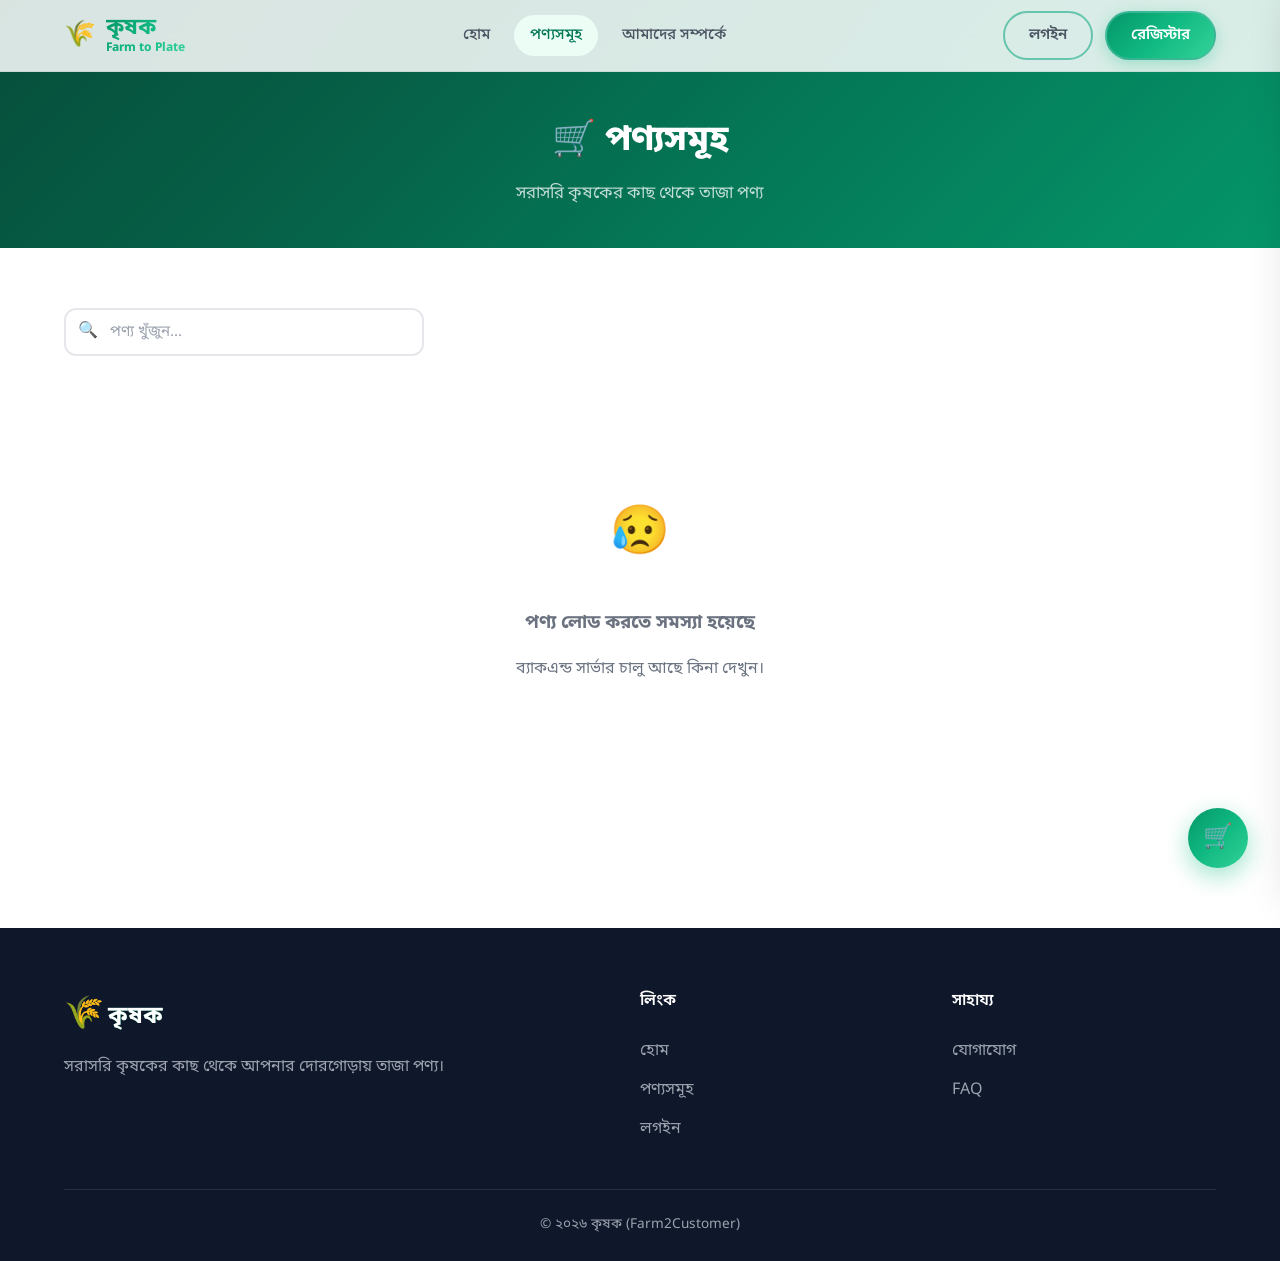
<file: products.html>
<!DOCTYPE html>
<html lang="bn">
<head>
    <meta charset="UTF-8">
    <meta name="viewport" content="width=device-width, initial-scale=1.0">
    <meta name="description" content="তাজা শাকসবজি, ফলমূল ও কৃষি পণ্য ব্রাউজ করুন - কৃষক Farm2Customer">
    <title>পণ্যসমূহ — কৃষক</title>
    <link rel="preconnect" href="https://fonts.googleapis.com">
    <link rel="preconnect" href="https://fonts.gstatic.com" crossorigin>
    <link href="https://fonts.googleapis.com/css2?family=Noto+Sans+Bengali:wght@300;400;500;600;700;800&family=Inter:wght@300;400;500;600;700;800&display=swap" rel="stylesheet">
    <link rel="stylesheet" href="css/style.css">
    <link rel="stylesheet" href="css/products.css">
</head>
<body>
    <!-- Navbar -->
    <nav class="navbar" id="navbar">
        <div class="nav-container">
            <a href="index.html" class="nav-logo">
                <span class="logo-icon">🌾</span>
                <span class="logo-text" style="margin: 0; padding: 0; display: flex; flex-direction: column; gap: 3px; line-height: 1;">কৃষক<span style="font-size: 12px; padding: 0; margin: 0;">Farm to Plate</span></span>
            </a>
            <div class="nav-links" id="navLinks">
                <a href="index.html" class="nav-link">হোম</a>
                <a href="products.html" class="nav-link active">পণ্যসমূহ</a>
                <a href="about.html" class="nav-link">আমাদের সম্পর্কে</a>
            </div>
            <div class="nav-actions">
                <a href="login.html" class="btn btn-ghost" id="loginBtn">লগইন</a>
                <a href="register.html" class="btn btn-primary" id="registerBtn">রেজিস্টার</a>
                <div class="user-dropdown" id="userDropdown">
                        <div class="dropdown-header">
                            <span id="dropdownName">User</span>
                            <span class="dropdown-role" id="dropdownRole">customer</span>
                        </div>
                        <div class="dropdown-divider"></div>
                        <a href="#" id="dashboardLink" class="dropdown-item">ড্যাশবোর্ড</a>
                        <a href="#" id="profileLink" class="dropdown-item">প্রোফাইল</a>
                        <div class="dropdown-divider"></div>
                        <button class="dropdown-item logout" id="logoutBtn">লগআউট</button>
                    </div>
                <div class="user-menu hidden" id="userMenu">
                    <button class="user-avatar" id="userAvatar">
                        <span id="userInitial">ক</span>
                    </button>
                </div>
            </div>
            <button class="nav-toggle" id="navToggle"><span></span><span></span><span></span></button>
        </div>
    </nav>

    <!-- Page Header -->
    <div class="page-header">
        <h1>🛒 পণ্যসমূহ</h1>
        <p>সরাসরি কৃষকের কাছ থেকে তাজা পণ্য</p>
    </div>

    <!-- Products Section -->
    <section class="products-section">
        <div class="container">
            <div class="products-toolbar">
                <div class="search-box">
                    <span class="search-icon">🔍</span>
                    <input type="text" class="form-input" placeholder="পণ্য খুঁজুন..." id="productSearch" oninput="filterProducts()">
                </div>
                <span class="products-count" id="productsCount"></span>
            </div>

            <div id="productsLoader" class="page-loader">
                <div class="spinner"></div>
                <span>পণ্য লোড হচ্ছে...</span>
            </div>

            <div class="products-grid" id="productsGrid" style="display:none;"></div>

            <div id="productsEmpty" class="empty-state" style="display:none;">
                <div class="empty-state-icon">📦</div>
                <h3>কোনো পণ্য পাওয়া যায়নি</h3>
                <p>এখনো কোনো পণ্য তালিকাভুক্ত হয়নি। পরে আবার দেখুন।</p>
            </div>
        </div>
    </section>

    <!-- Cart FAB -->
    <button class="cart-fab" id="cartFab" onclick="openCart()">
        🛒 <span class="cart-count" style="display:none;">0</span>
    </button>

    <!-- Cart Sidebar -->
    <div class="cart-sidebar-overlay" id="cartOverlay" onclick="closeCart()"></div>
    <div class="cart-sidebar" id="cartSidebar">
        <div class="cart-header">
            <h2>🛒 কার্ট</h2>
            <button class="modal-close" onclick="closeCart()">✕</button>
        </div>
        <div class="cart-items" id="cartItems">
            <div class="empty-state" style="padding: 40px 0;">
                <div class="empty-state-icon">🛒</div>
                <p>কার্ট খালি</p>
            </div>
        </div>
        <div class="cart-footer">
            <div class="cart-total">
                <span>সর্বমোট:</span>
                <span id="cartTotal">৳0.00</span>
            </div>
            <div class="form-group">
                <label class="form-label" for="deliveryAddress">ডেলিভারি ঠিকানা</label>
                <input type="text" id="deliveryAddress" class="form-input" placeholder="আপনার ডেলিভারি ঠিকানা">
            </div>
            <button class="btn btn-primary btn-lg btn-full" onclick="placeOrder()" id="placeOrderBtn">
                অর্ডার করুন
            </button>
        </div>
    </div>

    <!-- Footer -->
    <footer class="footer">
        <div class="container">
            <div class="footer-content">
                <div class="footer-brand">
                    <span class="logo-icon">🌾</span>
                    <span class="logo-text">কৃষক</span>
                    <p>সরাসরি কৃষকের কাছ থেকে আপনার দোরগোড়ায় তাজা পণ্য।</p>
                </div>
                <div class="footer-links">
                    <h4>লিংক</h4>
                    <a href="index.html">হোম</a>
                    <a href="products.html">পণ্যসমূহ</a>
                    <a href="login.html">লগইন</a>
                </div>
                <div class="footer-links">
                    <h4>সাহায্য</h4>
                    <a href="#">যোগাযোগ</a>
                    <a href="#">FAQ</a>
                </div>
            </div>
            <div class="footer-bottom">
                <p>&copy; ২০২৬ কৃষক (Farm2Customer)</p>
            </div>
        </div>
    </footer>

    <script src="js/config.js"></script>
    <script src="js/auth.js"></script>
    <script src="js/app.js"></script>
    <script>
        let allProducts = [];

        // Load products on page load
        document.addEventListener('DOMContentLoaded', loadProducts);

        async function loadProducts() {
            const loader = document.getElementById('productsLoader');
            const grid = document.getElementById('productsGrid');
            const empty = document.getElementById('productsEmpty');
            const count = document.getElementById('productsCount');

            try {
                const res = await fetch(API.PRODUCT_LIST);
                const data = await res.json();

                if (!res.ok) throw new Error('পণ্য লোড ব্যর্থ');

                allProducts = data;
                loader.style.display = 'none';

                if (data.length === 0) {
                    empty.style.display = 'block';
                    count.textContent = '০টি পণ্য';
                    return;
                }

                grid.style.display = 'grid';
                count.textContent = `${data.length}টি পণ্য`;
                renderProducts(data);

            } catch (err) {
                loader.innerHTML = `<div class="empty-state-icon">😥</div><h3>পণ্য লোড করতে সমস্যা হয়েছে</h3><p>ব্যাকএন্ড সার্ভার চালু আছে কিনা দেখুন।</p>`;
            }
        }

        function renderProducts(products) {
            const grid = document.getElementById('productsGrid');
            grid.innerHTML = products.map(p => {
                const hasImages = p.images && p.images.length > 0;
                let imageHTML;

                if (hasImages) {
                    const slides = p.images.map(img => 
                        `<img src="${API.PRODUCT_IMAGE(img.id)}" alt="${p.name}" loading="lazy">`
                    ).join('');
                    const dots = p.images.length > 1 ? `
                        <div class="carousel-dots">
                            ${p.images.map((_, i) => `<button class="carousel-dot ${i === 0 ? 'active' : ''}" onclick="slideTo(${p.id}, ${i})"></button>`).join('')}
                        </div>
                        <button class="carousel-nav prev" onclick="slideNav(${p.id}, -1)">‹</button>
                        <button class="carousel-nav next" onclick="slideNav(${p.id}, 1)">›</button>
                    ` : '';

                    imageHTML = `
                        <div class="product-image has-images">
                            <div class="product-carousel" id="carousel-${p.id}" data-index="0" data-count="${p.images.length}">
                                ${slides}
                            </div>
                            ${dots}
                            <div class="product-badge">
                                <span class="status-badge status-${p.status}">${getStatusBangla(p.status)}</span>
                            </div>
                        </div>`;
                } else {
                    imageHTML = `
                        <div class="product-image">
                            <div class="product-image-fallback">${getProductEmoji(p.name)}</div>
                            <div class="product-badge">
                                <span class="status-badge status-${p.status}">${getStatusBangla(p.status)}</span>
                            </div>
                        </div>`;
                }

                return `
                    <div class="product-card" id="product-${p.id}">
                        ${imageHTML}
                        <div class="product-info">
                            <h3 class="product-name">${p.name}</h3>
                            <p class="product-description">${p.description || 'তাজা কৃষি পণ্য'}</p>
                            <div class="product-meta">
                                <span class="product-price">${formatPrice(p.price)} <span>/পিস</span></span>
                                <span class="product-stock">স্টক: ${p.stock}</span>
                            </div>
                        </div>
                        <div class="product-actions">
                            <button class="btn btn-primary btn-sm" onclick="addToCart(${p.id})" ${p.stock <= 0 ? 'disabled' : ''}>
                                🛒 কার্টে যোগ
                            </button>
                        </div>
                    </div>`;
            }).join('');
        }

        // Image carousel navigation
        function slideTo(productId, index) {
            const carousel = document.getElementById(`carousel-${productId}`);
            if (!carousel) return;
            const count = parseInt(carousel.dataset.count);
            if (index < 0) index = count - 1;
            if (index >= count) index = 0;
            carousel.dataset.index = index;
            carousel.style.transform = `translateX(-${index * 100}%)`;
            
            // Update dots
            const card = carousel.closest('.product-card');
            card.querySelectorAll('.carousel-dot').forEach((dot, i) => {
                dot.classList.toggle('active', i === index);
            });
        }

        function slideNav(productId, dir) {
            const carousel = document.getElementById(`carousel-${productId}`);
            if (!carousel) return;
            const current = parseInt(carousel.dataset.index) || 0;
            slideTo(productId, current + dir);
        }

        function getProductThumb(product) {
            if (product.images && product.images.length > 0) {
                return `<img src="${API.PRODUCT_IMAGE(product.images[0].id)}" alt="${product.name}" style="width:100%;height:100%;object-fit:cover;border-radius:var(--radius-sm);">`;
            }
            return getProductEmoji(product.name);
        }

        function filterProducts() {
            const query = document.getElementById('productSearch').value.toLowerCase();
            const filtered = allProducts.filter(p => 
                p.name.toLowerCase().includes(query) || 
                (p.description && p.description.toLowerCase().includes(query))
            );
            const count = document.getElementById('productsCount');
            count.textContent = `${filtered.length}টি পণ্য`;
            
            if (filtered.length === 0) {
                document.getElementById('productsGrid').innerHTML = `
                    <div class="empty-state" style="grid-column: 1/-1;">
                        <div class="empty-state-icon">🔍</div>
                        <h3>"${query}" অনুযায়ী কিছু পাওয়া যায়নি</h3>
                    </div>`;
            } else {
                renderProducts(filtered);
            }
        }

        function addToCart(productId) {
            if (!Auth.isLoggedIn()) {
                Toast.warning('কার্টে যোগ করতে প্রথমে লগইন করুন!');
                return;
            }
            if (Auth.getUserRole() !== 'customer') {
                Toast.warning('শুধুমাত্র ক্রেতারা কার্টে পণ্য যোগ করতে পারেন!');
                return;
            }

            const product = allProducts.find(p => p.id === productId);
            if (product) Cart.addItem(product);
        }

        // Cart functions
        function openCart() {
            document.getElementById('cartSidebar').classList.add('open');
            document.getElementById('cartOverlay').classList.add('open');
            renderCartItems();
        }

        function closeCart() {
            document.getElementById('cartSidebar').classList.remove('open');
            document.getElementById('cartOverlay').classList.remove('open');
        }

        function renderCartItems() {
            const container = document.getElementById('cartItems');
            const items = Cart.getItems();

            if (items.length === 0) {
                container.innerHTML = `<div class="empty-state" style="padding: 40px 0;"><div class="empty-state-icon">🛒</div><p>কার্ট খালি</p></div>`;
                document.getElementById('cartTotal').textContent = '৳0.00';
                return;
            }

            container.innerHTML = items.map(item => {
                const product = allProducts.find(p => p.id === item.product_id);
                const thumb = product ? getProductThumb(product) : getProductEmoji(item.name);
                return `
                    <div class="cart-item">
                        <div class="cart-item-icon">${thumb}</div>
                        <div class="cart-item-details">
                            <div class="cart-item-name">${item.name}</div>
                            <div class="cart-item-price">${formatPrice(item.price)}</div>
                        </div>
                        <div class="cart-item-qty">
                            <button onclick="updateCartQty(${item.product_id}, -1)">−</button>
                            <span>${item.quantity}</span>
                            <button onclick="updateCartQty(${item.product_id}, 1)">+</button>
                        </div>
                    </div>`;
            }).join('');

            document.getElementById('cartTotal').textContent = formatPrice(Cart.getTotal());
        }

        function updateCartQty(productId, delta) {
            Cart.updateQuantity(productId, delta);
            renderCartItems();
        }

        async function placeOrder() {
            if (!Auth.isLoggedIn()) {
                Toast.warning('অর্ডার করতে প্রথমে লগইন করুন!');
                return;
            }

            const items = Cart.getItems();
            if (items.length === 0) {
                Toast.warning('কার্টে কোনো পণ্য নেই!');
                return;
            }

            const deliveryAddress = document.getElementById('deliveryAddress').value.trim();
            if (!deliveryAddress) {
                Toast.error('ডেলিভারি ঠিকানা দিন!');
                return;
            }

            const confirmed = await Modal.confirm('আপনি কি এই অর্ডারটি নিশ্চিত করতে চান?', 'অর্ডার নিশ্চিত করুন');
            if (!confirmed) return;

            const btn = document.getElementById('placeOrderBtn');
            setLoading(btn, true);

            try {
                const orderData = {
                    items: items.map(i => ({ product_id: i.product_id, quantity: i.quantity })),
                    delivery_address: deliveryAddress,
                };

                const res = await Auth.authFetch(API.ORDER_PLACE, {
                    method: 'POST',
                    body: JSON.stringify(orderData),
                });

                const data = await res.json();

                if (!res.ok) {
                    throw new Error(data.detail || 'অর্ডার করতে সমস্যা হয়েছে');
                }

                Toast.success('অর্ডার সফলভাবে সম্পন্ন হয়েছে! 🎉');
                Cart.clear();
                closeCart();
                renderCartItems();
                loadProducts(); // Refresh stock

            } catch (err) {
                Toast.error(err.message);
            } finally {
                setLoading(btn, false);
            }
        }
    </script>
</body>
</html>
</file>
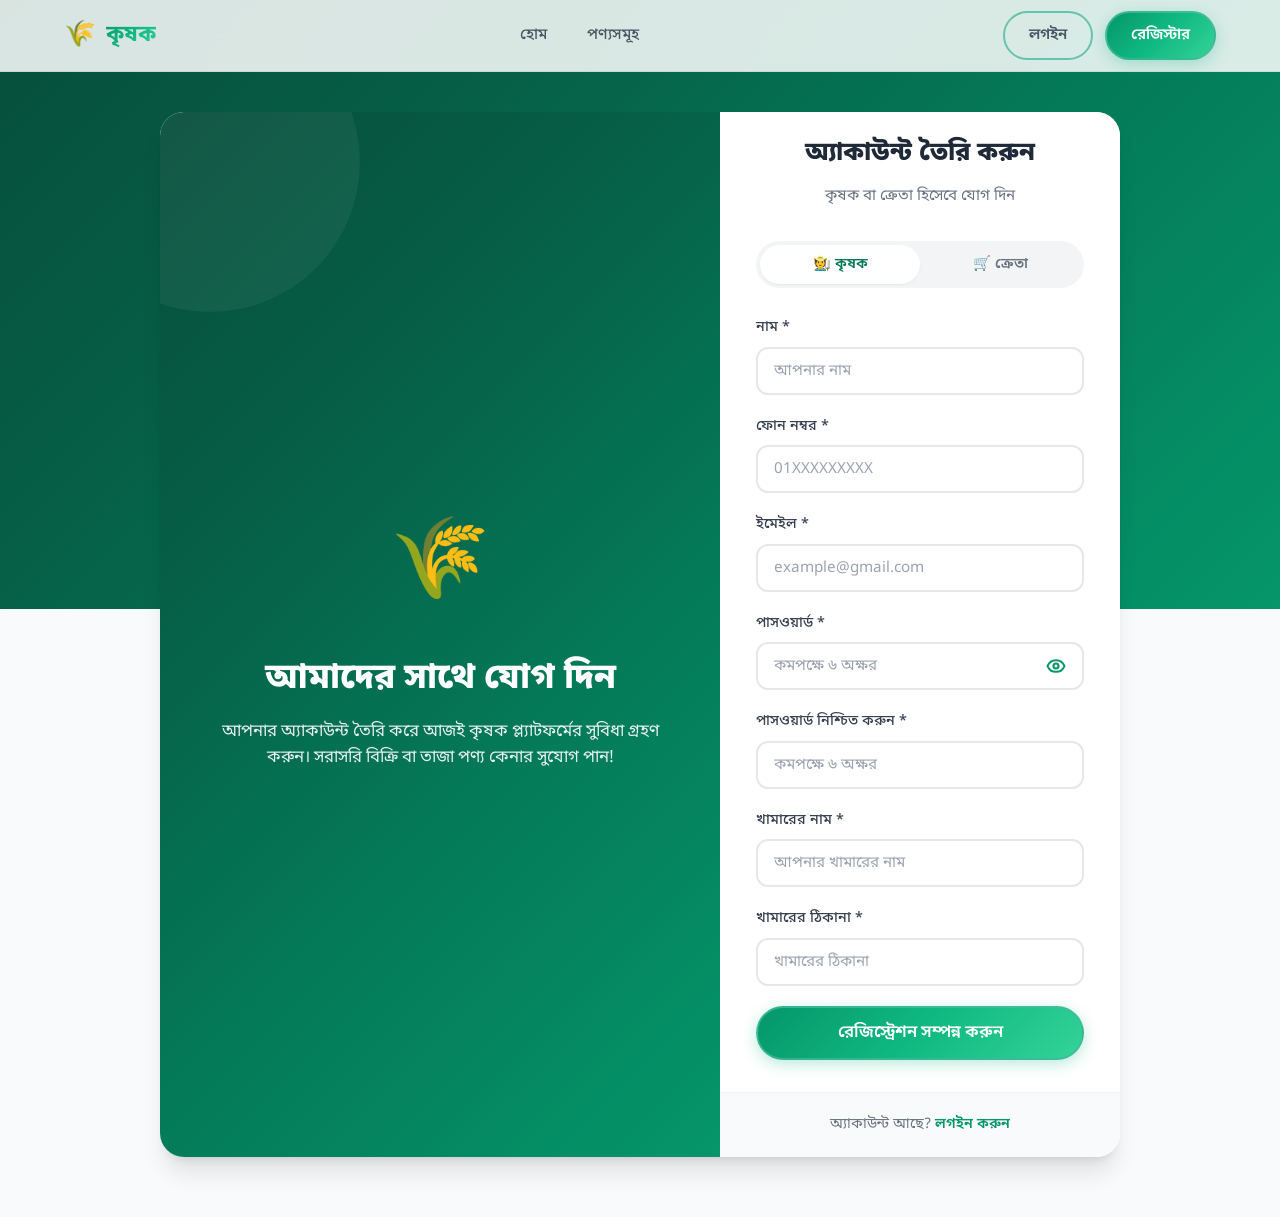
<file: register.html>
<!DOCTYPE html>
<html lang="bn">

<head>
    <meta charset="UTF-8">
    <meta name="viewport" content="width=device-width, initial-scale=1.0">
    <meta name="description" content="কৃষক প্ল্যাটফর্মে রেজিস্ট্রেশন করুন - কৃষক বা ক্রেতা হিসেবে">
    <title>রেজিস্ট্রেশন — কৃষক</title>
    <link rel="preconnect" href="https://fonts.googleapis.com">
    <link rel="preconnect" href="https://fonts.gstatic.com" crossorigin>
    <link
        href="https://fonts.googleapis.com/css2?family=Noto+Sans+Bengali:wght@300;400;500;600;700;800&family=Inter:wght@300;400;500;600;700;800&display=swap"
        rel="stylesheet">
    <link rel="stylesheet" href="css/style.css">
    <link rel="stylesheet" href="css/auth.css">
</head>

<body>
    <!-- Navbar -->
    <nav class="navbar" id="navbar">
        <div class="nav-container">
            <a href="index.html" class="nav-logo">
                <span class="logo-icon">🌾</span>
                <span class="logo-text">কৃষক</span>
            </a>
            <div class="nav-links" id="navLinks">
                <a href="index.html" class="nav-link">হোম</a>
                <a href="products.html" class="nav-link">পণ্যসমূহ</a>
            </div>
            <div class="nav-actions">
                <a href="login.html" class="btn btn-ghost">লগইন</a>
                <a href="register.html" class="btn btn-primary active">রেজিস্টার</a>
            </div>
            <button class="nav-toggle" id="navToggle"><span></span><span></span><span></span></button>
        </div>
    </nav>

    <!-- Register Form -->
    <div class="auth-page">
        <div class="auth-container">
            <div class="auth-card">
                <!-- Desktop Side Panel -->
                <div class="auth-side-panel">
                    <div class="side-panel-content">
                        <span class="side-logo-icon">🌾</span>
                        <h2>আমাদের সাথে যোগ দিন</h2>
                        <p>আপনার অ্যাকাউন্ট তৈরি করে আজই কৃষক প্ল্যাটফর্মের সুবিধা গ্রহণ করুন। সরাসরি বিক্রি বা তাজা
                            পণ্য কেনার সুযোগ পান!</p>
                    </div>
                </div>

                <!-- Form Area -->
                <div class="auth-form-area">
                    <div class="auth-header">
                        <span class="logo-icon mobile-only">🌾</span>
                        <h1>অ্যাকাউন্ট তৈরি করুন</h1>
                        <p>কৃষক বা ক্রেতা হিসেবে যোগ দিন</p>
                    </div>
                    <div class="auth-body">
                        <!-- Role tabs -->
                        <div class="role-tabs">
                            <button class="role-tab active" data-role="farmer" onclick="switchRegRole('farmer')">🧑‍🌾
                                কৃষক</button>
                            <button class="role-tab" data-role="customer" onclick="switchRegRole('customer')">🛒
                                ক্রেতা</button>
                        </div>

                        <form id="registerForm" onsubmit="handleRegister(event)">
                            <input type="hidden" id="regRole" value="farmer">

                            <div class="form-group">
                                <label class="form-label" for="regName">নাম *</label>
                                <input type="text" id="regName" class="form-input" placeholder="আপনার নাম" required>
                            </div>

                            <div class="form-group">
                                <label class="form-label" for="regPhone">ফোন নম্বর *</label>
                                <input type="text" id="regPhone" class="form-input" placeholder="01XXXXXXXXX" required>
                            </div>

                            <div class="form-group">
                                <label class="form-label" for="regEmail">ইমেইল *</label>
                                <input type="email" id="regEmail" class="form-input" placeholder="example@gmail.com"
                                    required>
                            </div>

                            <div class="form-group">
                                <label class="form-label" for="regPassword">পাসওয়ার্ড *</label>
                                <div class="password-wrapper">
                                    <input type="password" id="regPassword" class="form-input"
                                        placeholder="কমপক্ষে ৬ অক্ষর" required minlength="6">
                                    <button type="button" class="password-toggle" id="toggleRegPass"
                                        onclick="togglePassword('regPassword', 'toggleRegPass')">
                                        <svg xmlns="http://www.w3.org/2000/svg" width="24" height="24"
                                            viewBox="0 0 24 24" fill="none" stroke="currentColor" stroke-width="2"
                                            stroke-linecap="round" stroke-linejoin="round">
                                            <path
                                                d="M2.062 12.348a1 1 0 0 1 0-.696 10.75 10.75 0 0 1 19.876 0 1 1 0 0 1 0 .696 10.75 10.75 0 0 1-19.876 0z" />
                                            <circle cx="12" cy="12" r="3" />
                                        </svg>
                                    </button>
                                </div>
                            </div>

                            <div class="form-group">
                                <label class="form-label" for="regConfirmPassword">পাসওয়ার্ড নিশ্চিত করুন *</label>
                                <div class="password-wrapper">
                                    <input type="password" id="regConfirmPassword" class="form-input"
                                        placeholder="কমপক্ষে ৬ অক্ষর" required minlength="6">
                                </div>
                            </div>

                            <!-- Farmer specific fields -->
                            <div class="conditional-fields show" id="farmerFields">
                                <div class="form-group">
                                    <label class="form-label" for="regFarmName">খামারের নাম *</label>
                                    <input type="text" id="regFarmName" class="form-input"
                                        placeholder="আপনার খামারের নাম">
                                </div>
                                <div class="form-group">
                                    <label class="form-label" for="regFarmAddress">খামারের ঠিকানা *</label>
                                    <input type="text" id="regFarmAddress" class="form-input"
                                        placeholder="খামারের ঠিকানা">
                                </div>
                            </div>

                            <!-- Customer specific fields -->
                            <div class="conditional-fields" id="customerFields">
                                <div class="form-group">
                                    <label class="form-label" for="regAddress">ঠিকানা</label>
                                    <input type="text" id="regAddress" class="form-input" placeholder="আপনার ঠিকানা">
                                </div>
                            </div>

                            <button type="submit" class="btn btn-primary btn-lg btn-full" id="regSubmitBtn">
                                রেজিস্ট্রেশন সম্পন্ন করুন
                            </button>
                        </form>
                    </div>
                    <div class="auth-footer">
                        অ্যাকাউন্ট আছে? <a href="login.html">লগইন করুন</a>
                    </div>
                </div> <!-- End auth-form-area -->
            </div> <!-- End auth-card -->
        </div> <!-- End auth-container -->
    </div> <!-- End auth-page -->

    <script src="js/config.js"></script>
    <script src="js/auth.js"></script>
    <script src="js/app.js"></script>
    <script>
        // Check URL param for pre-selected role
        const urlParams = new URLSearchParams(window.location.search);
        const preRole = urlParams.get('role');
        if (preRole === 'customer' || preRole === 'farmer') {
            switchRegRole(preRole);
        }

        function switchRegRole(role) {
            document.getElementById('regRole').value = role;
            document.querySelectorAll('.role-tab').forEach(tab => {
                tab.classList.toggle('active', tab.dataset.role === role);
            });

            document.getElementById('farmerFields').classList.toggle('show', role === 'farmer');
            document.getElementById('customerFields').classList.toggle('show', role === 'customer');
        }

        const ICONS = {
            eye: `<svg xmlns="http://www.w3.org/2000/svg" width="24" height="24" viewBox="0 0 24 24" fill="none" stroke="currentColor" stroke-width="2" stroke-linecap="round" stroke-linejoin="round"><path d="M2.062 12.348a1 1 0 0 1 0-.696 10.75 10.75 0 0 1 19.876 0 1 1 0 0 1 0 .696 10.75 10.75 0 0 1-19.876 0z"/><circle cx="12" cy="12" r="3"/></svg>`,
            eyeOff: `<svg xmlns="http://www.w3.org/2000/svg" width="24" height="24" viewBox="0 0 24 24" fill="none" stroke="currentColor" stroke-width="2" stroke-linecap="round" stroke-linejoin="round"><path d="M9.88 9.88a3 3 0 1 0 4.24 4.24"/><path d="M10.73 5.08A10.43 10.43 0 0 1 12 5c7 0 10 7 10 7a13.16 13.16 0 0 1-1.67 2.68"/><path d="M6.61 6.61A13.52 13.52 0 0 0 2 12s3 7 10 7a9.74 9.74 0 0 0 5.39-1.61"/><line x1="2" y1="2" x2="22" y2="22"/></svg>`
        };

        function togglePassword(inputId, btnId) {
            const input = document.getElementById(inputId);
            const btn = document.getElementById(btnId);
            if (input.type === 'password') {
                input.type = 'text';
                btn.innerHTML = ICONS.eyeOff;
            } else {
                input.type = 'password';
                btn.innerHTML = ICONS.eye;
            }
        }

        async function handleRegister(e) {
            e.preventDefault();
            const submitBtn = document.getElementById('regSubmitBtn');
            const role = document.getElementById('regRole').value;
            const name = document.getElementById('regName').value.trim();
            const phone = document.getElementById('regPhone').value.trim();
            const email = document.getElementById('regEmail').value.trim();
            const password = document.getElementById('regPassword').value;
            const confirmPassword = document.getElementById('regConfirmPassword').value;

            if (!name || !phone || !email || !password || !confirmPassword) {
                Toast.error('সব আবশ্যক ফিল্ড পূরণ করুন!');
                return;
            }

            if (password.length < 6) {
                Toast.error('পাসওয়ার্ড কমপক্ষে ৬ অক্ষরের হতে হবে!');
                return;
            }

            if (password !== confirmPassword) {
                Toast.error('পাসওয়ার্ড মিলছে না!');
                return;
            }

            setLoading(submitBtn, true);

            try {
                // Determine OTP request URL
                const otpUrl = role === 'farmer' ? API.FARMER_REQUEST_OTP : API.CUSTOMER_REQUEST_OTP;

                const res = await fetch(otpUrl, {
                    method: 'POST',
                    headers: { 'Content-Type': 'application/json' },
                    body: JSON.stringify({ email }),
                });

                const data = await res.json();

                if (!res.ok) {
                    throw new Error(data.detail || 'OTP পাঠাতে ব্যর্থ হয়েছে');
                }

                // Temporary store all registration data in sessionStorage
                const regData = {
                    role, name, phone, email, password,
                    ...(role === 'farmer' ? {
                        farm_name: document.getElementById('regFarmName').value.trim(),
                        farm_address: document.getElementById('regFarmAddress').value.trim()
                    } : {
                        address: document.getElementById('regAddress').value.trim()
                    }),
                    latitude: null,
                    longitude: null
                };
                sessionStorage.setItem('pending_registration', JSON.stringify(regData));

                Toast.success(data.message || 'আপনার ইমেইলে ওটিপি পাঠানো হয়েছে!');
                setTimeout(() => {
                    window.location.href = `otp.html?email=${encodeURIComponent(email)}&role=${role}`;
                }, 2000);

            } catch (err) {
                Toast.error(err.message);
            } finally {
                setLoading(submitBtn, false);
            }
        }

        // Auto-redirect if already logged in
        if (Auth.isLoggedIn() && !Auth.isTokenExpired()) {
            const role = Auth.getUserRole();
            const dashMap = { farmer: 'farmer-dashboard.html', customer: 'customer-dashboard.html', admin: 'admin-dashboard.html' };
            window.location.href = dashMap[role] || 'index.html';
        }
    </script>
</body>

</html>
</file>
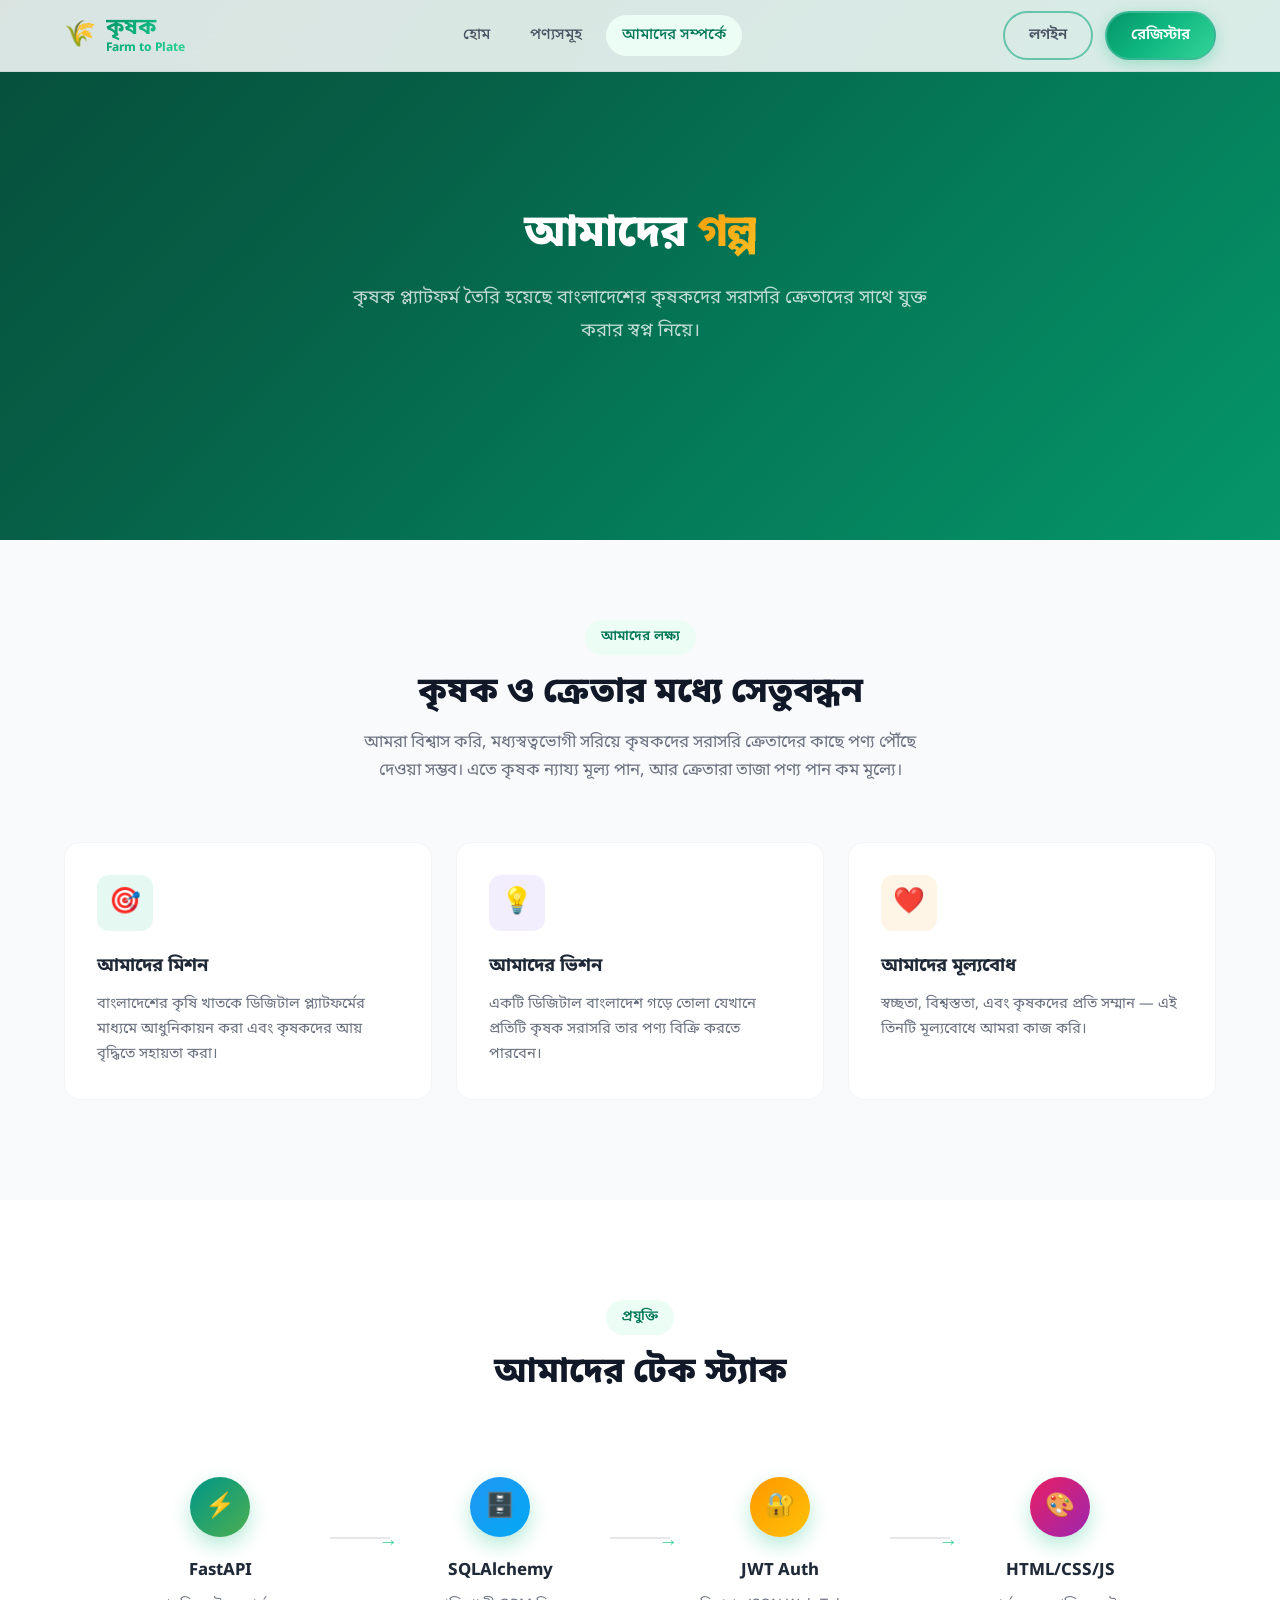
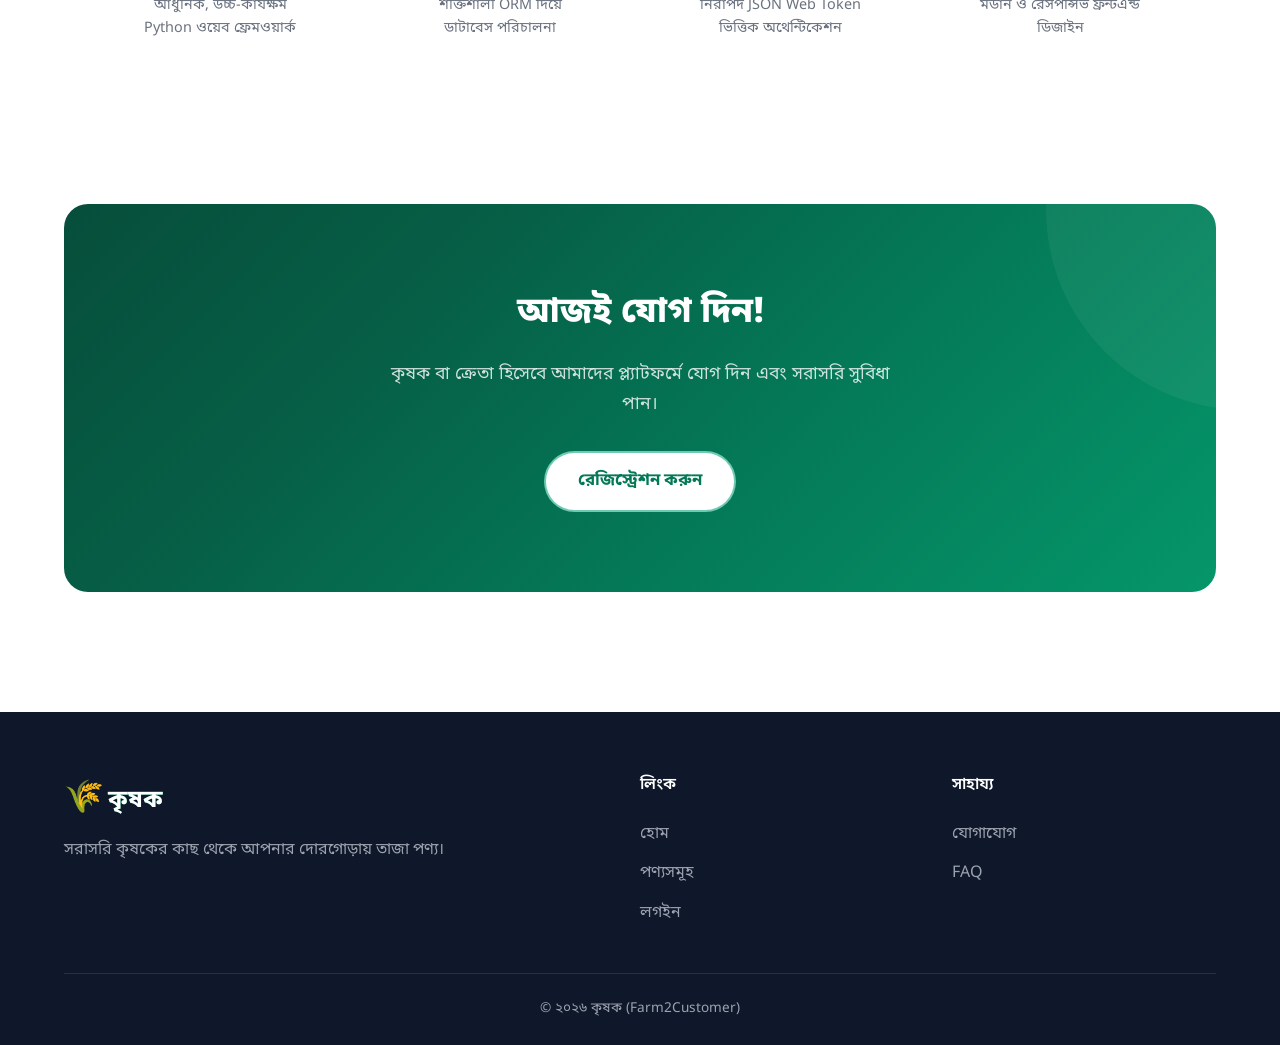
<file: frontend copy/about.html>
<!DOCTYPE html>
<html lang="bn">
<head>
    <meta charset="UTF-8">
    <meta name="viewport" content="width=device-width, initial-scale=1.0">
    <title>আমাদের সম্পর্কে — কৃষক</title>
    <link rel="preconnect" href="https://fonts.googleapis.com">
    <link rel="preconnect" href="https://fonts.gstatic.com" crossorigin>
    <link href="https://fonts.googleapis.com/css2?family=Noto+Sans+Bengali:wght@300;400;500;600;700;800&family=Inter:wght@300;400;500;600;700;800&display=swap" rel="stylesheet">
    <link rel="stylesheet" href="css/style.css">
    <link rel="stylesheet" href="css/landing.css">
</head>
<body>
    <!-- Navbar -->
    <nav class="navbar" id="navbar">
        <div class="nav-container">
            <a href="index.html" class="nav-logo">
                <span class="logo-icon">🌾</span>
                <span class="logo-text" style="margin: 0; padding: 0; display: flex; flex-direction: column; gap: 3px; line-height: 1;">কৃষক<span style="font-size: 12px; padding: 0; margin: 0;">Farm to Plate</span></span>
            </a>
            <div class="nav-links" id="navLinks">
                <a href="index.html" class="nav-link">হোম</a>
                <a href="products.html" class="nav-link">পণ্যসমূহ</a>
                <a href="about.html" class="nav-link active">আমাদের সম্পর্কে</a>
            </div>
            <div class="nav-actions">
                <a href="login.html" class="btn btn-ghost" id="loginBtn">লগইন</a>
                <a href="register.html" class="btn btn-primary" id="registerBtn">রেজিস্টার</a>
                <div class="user-dropdown" id="userDropdown">
                        <div class="dropdown-header">
                            <span id="dropdownName">User</span>
                            <span class="dropdown-role" id="dropdownRole">customer</span>
                        </div>
                        <div class="dropdown-divider"></div>
                        <a href="#" id="dashboardLink" class="dropdown-item">ড্যাশবোর্ড</a>
                        <a href="#" id="profileLink" class="dropdown-item">প্রোফাইল</a>
                        <div class="dropdown-divider"></div>
                        <button class="dropdown-item logout" id="logoutBtn">লগআউট</button>
                    </div>
                <div class="user-menu hidden" id="userMenu">
                    <button class="user-avatar" id="userAvatar">
                        <span id="userInitial">ক</span>
                    </button>
                </div>
            </div>
            <button class="nav-toggle" id="navToggle"><span></span><span></span><span></span></button>
        </div>
    </nav>

    <!-- About Hero -->
    <section class="hero" style="min-height:60vh;">
        <div class="hero-bg">
            <div class="hero-gradient"></div>
        </div>
        <div class="hero-content">
            <h1 class="hero-title" style="font-size:2.8rem;">
                আমাদের <span class="gradient-text">গল্প</span>
            </h1>
            <p class="hero-description">
                কৃষক প্ল্যাটফর্ম তৈরি হয়েছে বাংলাদেশের কৃষকদের সরাসরি ক্রেতাদের সাথে যুক্ত করার স্বপ্ন নিয়ে।
            </p>
        </div>
    </section>

    <!-- Mission -->
    <section class="features" style="padding-top: 80px;">
        <div class="container">
            <div class="section-header">
                <span class="section-badge">আমাদের লক্ষ্য</span>
                <h2 class="section-title">কৃষক ও ক্রেতার মধ্যে সেতুবন্ধন</h2>
                <p class="section-description">
                    আমরা বিশ্বাস করি, মধ্যস্বত্বভোগী সরিয়ে কৃষকদের সরাসরি ক্রেতাদের কাছে পণ্য পৌঁছে দেওয়া সম্ভব।
                    এতে কৃষক ন্যায্য মূল্য পান, আর ক্রেতারা তাজা পণ্য পান কম মূল্যে।
                </p>
            </div>
            <div class="features-grid">
                <div class="feature-card">
                    <div class="feature-icon" style="--accent: #10b981;">🎯</div>
                    <h3>আমাদের মিশন</h3>
                    <p>বাংলাদেশের কৃষি খাতকে ডিজিটাল প্ল্যাটফর্মের মাধ্যমে আধুনিকায়ন করা এবং কৃষকদের আয় বৃদ্ধিতে সহায়তা করা।</p>
                </div>
                <div class="feature-card">
                    <div class="feature-icon" style="--accent: #8b5cf6;">💡</div>
                    <h3>আমাদের ভিশন</h3>
                    <p>একটি ডিজিটাল বাংলাদেশ গড়ে তোলা যেখানে প্রতিটি কৃষক সরাসরি তার পণ্য বিক্রি করতে পারবেন।</p>
                </div>
                <div class="feature-card">
                    <div class="feature-icon" style="--accent: #f59e0b;">❤️</div>
                    <h3>আমাদের মূল্যবোধ</h3>
                    <p>স্বচ্ছতা, বিশ্বস্ততা, এবং কৃষকদের প্রতি সম্মান — এই তিনটি মূল্যবোধে আমরা কাজ করি।</p>
                </div>
            </div>
        </div>
    </section>

    <!-- Technology Stack -->
    <section class="how-it-works">
        <div class="container">
            <div class="section-header">
                <span class="section-badge">প্রযুক্তি</span>
                <h2 class="section-title">আমাদের টেক স্ট্যাক</h2>
            </div>
            <div class="steps-container">
                <div class="step-card">
                    <div class="step-number" style="background:linear-gradient(135deg, #009688, #4CAF50);">⚡</div>
                    <div class="step-content">
                        <h3>FastAPI</h3>
                        <p>আধুনিক, উচ্চ-কার্যক্ষম Python ওয়েব ফ্রেমওয়ার্ক</p>
                    </div>
                </div>
                <div class="step-connector"></div>
                <div class="step-card">
                    <div class="step-number" style="background:linear-gradient(135deg, #2196F3, #03A9F4);">🗄️</div>
                    <div class="step-content">
                        <h3>SQLAlchemy</h3>
                        <p>শক্তিশালী ORM দিয়ে ডাটাবেস পরিচালনা</p>
                    </div>
                </div>
                <div class="step-connector"></div>
                <div class="step-card">
                    <div class="step-number" style="background:linear-gradient(135deg, #FF9800, #FFC107);">🔐</div>
                    <div class="step-content">
                        <h3>JWT Auth</h3>
                        <p>নিরাপদ JSON Web Token ভিত্তিক অথেন্টিকেশন</p>
                    </div>
                </div>
                <div class="step-connector"></div>
                <div class="step-card">
                    <div class="step-number" style="background:linear-gradient(135deg, #E91E63, #9C27B0);">🎨</div>
                    <div class="step-content">
                        <h3>HTML/CSS/JS</h3>
                        <p>মডার্ন ও রেসপন্সিভ ফ্রন্টএন্ড ডিজাইন</p>
                    </div>
                </div>
            </div>
        </div>
    </section>

    <!-- CTA -->
    <section class="cta-section">
        <div class="container">
            <div class="cta-card">
                <div class="cta-content">
                    <h2>আজই যোগ দিন!</h2>
                    <p>কৃষক বা ক্রেতা হিসেবে আমাদের প্ল্যাটফর্মে যোগ দিন এবং সরাসরি সুবিধা পান।</p>
                    <div class="cta-actions">
                        <a href="register.html" class="btn btn-light btn-lg">রেজিস্ট্রেশন করুন</a>
                    </div>
                </div>
            </div>
        </div>
    </section>

    <!-- Footer -->
    <footer class="footer">
        <div class="container">
            <div class="footer-content">
                <div class="footer-brand">
                    <span class="logo-icon">🌾</span>
                    <span class="logo-text">কৃষক</span>
                    <p>সরাসরি কৃষকের কাছ থেকে আপনার দোরগোড়ায় তাজা পণ্য।</p>
                </div>
                <div class="footer-links">
                    <h4>লিংক</h4>
                    <a href="index.html">হোম</a>
                    <a href="products.html">পণ্যসমূহ</a>
                    <a href="login.html">লগইন</a>
                </div>
                <div class="footer-links">
                    <h4>সাহায্য</h4>
                    <a href="#">যোগাযোগ</a>
                    <a href="#">FAQ</a>
                </div>
            </div>
            <div class="footer-bottom">
                <p>&copy; ২০২৬ কৃষক (Farm2Customer)</p>
            </div>
        </div>
    </footer>

    <script src="js/config.js"></script>
    <script src="js/auth.js"></script>
    <script src="js/app.js"></script>
</body>
</html>
</file>
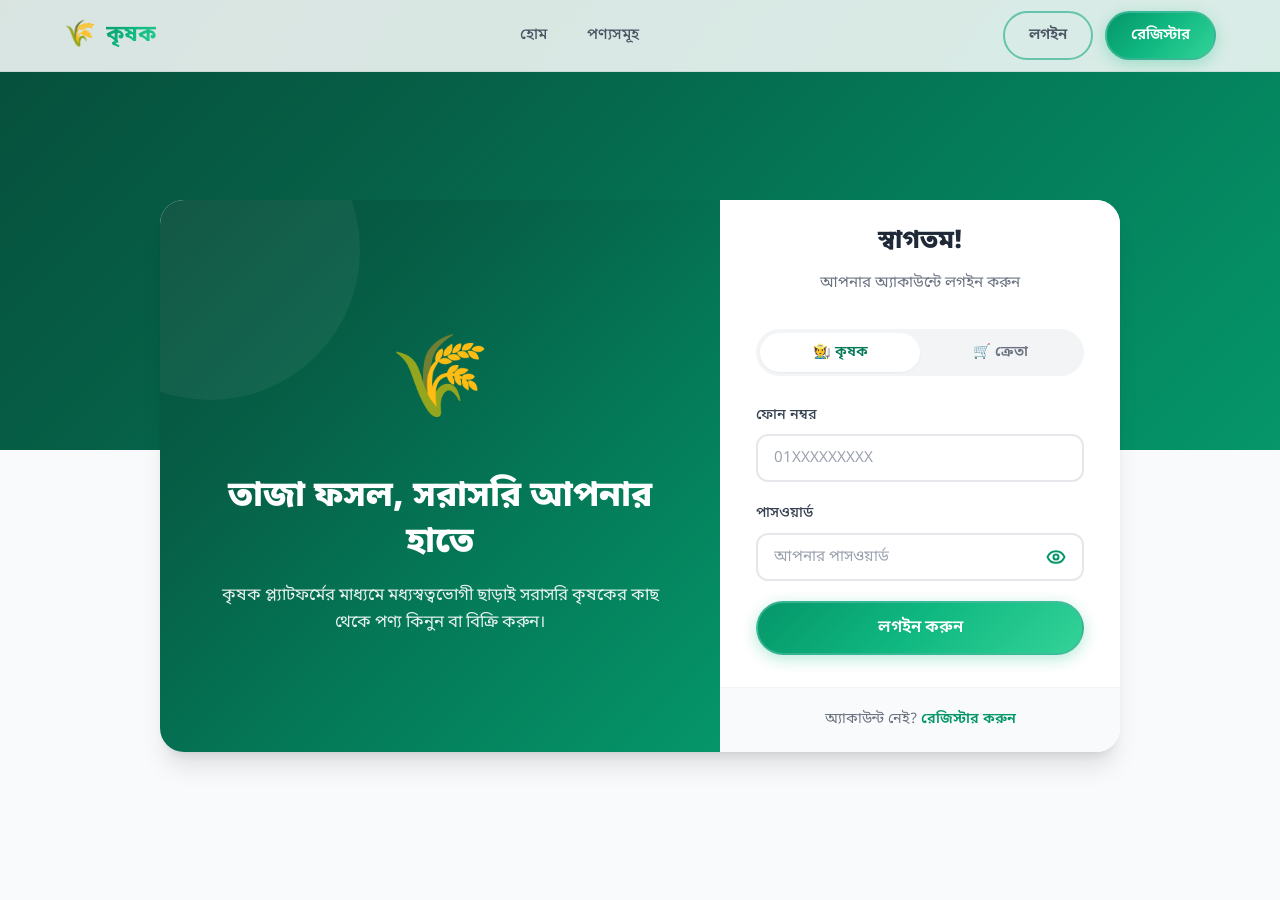
<file: frontend copy/customer-dashboard.html>
<!DOCTYPE html>
<html lang="bn">
<head>
    <meta charset="UTF-8">
    <meta name="viewport" content="width=device-width, initial-scale=1.0">
    <title>ক্রেতা ড্যাশবোর্ড — কৃষক</title>
    <link rel="preconnect" href="https://fonts.googleapis.com">
    <link rel="preconnect" href="https://fonts.gstatic.com" crossorigin>
    <link href="https://fonts.googleapis.com/css2?family=Noto+Sans+Bengali:wght@300;400;500;600;700;800&family=Inter:wght@300;400;500;600;700;800&display=swap" rel="stylesheet">
    <link rel="stylesheet" href="css/style.css">
    <link rel="stylesheet" href="css/dashboard.css">
    <link rel="stylesheet" href="css/products.css">
</head>
<body>
    <!-- Navbar -->
    <nav class="navbar" id="navbar">
        <div class="nav-container">
            <a href="index.html" class="nav-logo">
                <span class="logo-icon">🌾</span>
                <span class="logo-text">কৃষক</span>
            </a>
            <div class="nav-links" id="navLinks">
                <a href="index.html" class="nav-link">হোম</a>
                <a href="products.html" class="nav-link">পণ্যসমূহ</a>
            </div>
            <div class="nav-actions">
                <div class="user-menu" id="userMenu">
                    <button class="user-avatar" id="userAvatar"><span id="userInitial">ক</span></button>
                    <div class="user-dropdown" id="userDropdown">
                        <div class="dropdown-header">
                            <span id="dropdownName">User</span>
                            <span class="dropdown-role" id="dropdownRole">ক্রেতা</span>
                        </div>
                        <div class="dropdown-divider"></div>
                        <a href="customer-dashboard.html" class="dropdown-item" id="dashboardLink">📊 ড্যাশবোর্ড</a>
                        <a href="#profile" class="dropdown-item" id="profileLink" onclick="showSection('profile')">👤 প্রোফাইল</a>
                        <div class="dropdown-divider"></div>
                        <button class="dropdown-item logout" id="logoutBtn">🚪 লগআউট</button>
                    </div>
                </div>
            </div>
            <button class="nav-toggle" id="navToggle"><span></span><span></span><span></span></button>
        </div>
    </nav>

    <div class="dashboard-layout">
        <!-- Sidebar -->
        <aside class="dashboard-sidebar" id="dashSidebar">
            <div class="sidebar-section">
                <div class="sidebar-label">মেনু</div>
                <a href="#overview" class="sidebar-link active" onclick="showSection('overview')" data-section="overview">
                    <span class="link-icon">📊</span> ওভারভিউ
                </a>
                <a href="#orders" class="sidebar-link" onclick="showSection('orders')" data-section="orders">
                    <span class="link-icon">📋</span> আমার অর্ডারসমূহ
                </a>
                <a href="#buy-products" class="sidebar-link" onclick="showSection('buy-products')" data-section="buy-products">
                    <span class="link-icon">🛒</span> পণ্য কিনুন
                </a>
            </div>
            <div class="sidebar-section">
                <div class="sidebar-label">অ্যাকাউন্ট</div>
                <a href="#profile" class="sidebar-link" onclick="showSection('profile')" data-section="profile">
                    <span class="link-icon">👤</span> প্রোফাইল
                </a>
            </div>
        </aside>

        <!-- Content -->
        <main class="dashboard-content">
            <!-- Mobile Menu Toggle -->
            <div class="mobile-dash-header">
                <h2>আমার ড্যাশবোর্ড</h2>
                <button class="dash-menu-toggle" onclick="toggleDashSidebar()">
                    <span style="font-size:1.2rem;">☰</span> মেনু
                </button>
            </div>

            <!-- Overview Section -->
            <div id="section-overview" class="dash-section">
                <div class="dashboard-header">
                    <div>
                        <h1 class="dashboard-title">🛒 ক্রেতা ড্যাশবোর্ড</h1>
                        <p class="dashboard-subtitle">আপনার অর্ডার ও প্রোফাইল পরিচালনা করুন</p>
                    </div>
                    <button class="btn btn-primary" onclick="showSection('buy-products')">🛒 পণ্য কিনুন</button>
                </div>

                <div class="stats-grid">
                    <div class="stat-card">
                        <div class="stat-card-icon blue">📋</div>
                        <div class="stat-card-info">
                            <h3 id="totalOrders">0</h3>
                            <p>মোট অর্ডার</p>
                        </div>
                    </div>
                    <div class="stat-card">
                        <div class="stat-card-icon amber">⏳</div>
                        <div class="stat-card-info">
                            <h3 id="pendingOrders">0</h3>
                            <p>অপেক্ষমান</p>
                        </div>
                    </div>
                    <div class="stat-card">
                        <div class="stat-card-icon green">✅</div>
                        <div class="stat-card-info">
                            <h3 id="deliveredOrders">0</h3>
                            <p>ডেলিভারি সম্পন্ন</p>
                        </div>
                    </div>
                    <div class="stat-card">
                        <div class="stat-card-icon rose">💰</div>
                        <div class="stat-card-info">
                            <h3 id="totalSpent">৳0</h3>
                            <p>মোট খরচ</p>
                        </div>
                    </div>
                </div>

                <div class="dashboard-panel">
                    <div class="panel-header">
                        <h2 class="panel-title">সাম্প্রতিক অর্ডার</h2>
                        <button class="btn btn-ghost btn-sm" onclick="showSection('orders')">সব দেখুন →</button>
                    </div>
                    <div class="panel-body no-padding" id="recentOrdersContainer">
                        <div class="page-loader"><div class="spinner"></div></div>
                    </div>
                </div>
            </div>

            <!-- Orders Section -->
            <div id="section-orders" class="dash-section" style="display:none;">
                <div class="dashboard-header">
                    <div>
                        <h1 class="dashboard-title">📋 আমার অর্ডারসমূহ</h1>
                    </div>
                </div>
                <div class="dashboard-panel">
                    <div class="panel-body no-padding" id="allOrdersContainer">
                        <div class="page-loader"><div class="spinner"></div></div>
                    </div>
                </div>
            </div>

            <!-- Profile Section -->
            <div id="section-profile" class="dash-section" style="display:none;">
                <div class="dashboard-header">
                    <div>
                        <h1 class="dashboard-title">👤 আমার প্রোফাইল</h1>
                    </div>
                </div>
                <div class="dashboard-panel">
                    <div class="panel-body" id="profileContent">
                        <div class="page-loader"><div class="spinner"></div></div>
                    </div>
                </div>
                <div class="dashboard-panel">
                    <div class="panel-header">
                        <h2 class="panel-title">প্রোফাইল আপডেট</h2>
                    </div>
                    <div class="panel-body">
                        <form id="profileForm" onsubmit="handleProfileUpdate(event)">
                            <div class="product-form-grid">
                                <div class="form-group">
                                    <label class="form-label" for="editName">নাম</label>
                                    <input type="text" id="editName" class="form-input">
                                </div>
                                <div class="form-group">
                                    <label class="form-label" for="editAddress">ঠিকানা</label>
                                    <input type="text" id="editAddress" class="form-input">
                                </div>
                            </div>
                            <button type="submit" class="btn btn-primary" id="profileUpdateBtn">আপডেট করুন</button>
                        </form>
                    </div>
                </div>
            </div>

            <!-- Buy Products Section -->
            <div id="section-buy-products" class="dash-section" style="display:none;">
                <div class="dashboard-header">
                    <div>
                        <h1 class="dashboard-title">🛍️ পণ্য কিনুন</h1>
                        <p class="dashboard-subtitle">তাজা সবজি ও ফলমূল সরাসরি কৃষক থেকে</p>
                    </div>
                    <div class="search-box" style="width: 300px;">
                        <span class="search-icon">🔍</span>
                        <input type="text" class="form-input" placeholder="পণ্য খুঁজুন..." id="dashProductSearch" oninput="filterDashProducts()">
                    </div>
                </div>

                <div class="dashboard-panel">
                    <div class="panel-body no-padding">
                        <div id="dashProductsLoader" class="page-loader" style="padding: 40px;">
                            <div class="spinner"></div>
                            <span style="margin-top: 10px; display:block;">পণ্য লোড হচ্ছে...</span>
                        </div>
                        <div class="products-grid" id="dashProductsGrid" style="display:none; padding: 24px; gap: 20px; grid-template-columns: repeat(auto-fill, minmax(240px, 1fr));"></div>
                        <div id="dashProductsEmpty" class="empty-state" style="display:none; padding: 60px 20px;">
                            <div class="empty-state-icon">📦</div>
                            <h3>কোনো পণ্য পাওয়া যায়নি</h3>
                        </div>
                    </div>
                </div>
            </div>
        </main>
    </div>

    <!-- Floating Cart Button for Dashboard -->
    <button class="cart-fab" id="cartFab" onclick="toggleCartSidebar()" style="z-index: 1500;">
        🛒 <span class="cart-count">0</span>
    </button>

    <!-- Cart Sidebar Integrated -->
    <div class="cart-sidebar-overlay" id="cartOverlay" onclick="toggleCartSidebar()"></div>
    <div class="cart-sidebar" id="cartSidebar" style="z-index: 2100;">
        <div class="cart-header">
            <h2>🛒 আপনার কার্ট</h2>
            <button class="modal-close" onclick="toggleCartSidebar()">✕</button>
        </div>
        <div class="cart-items" id="cartItems"></div>
        <div class="cart-footer">
            <div class="cart-total">
                <span>সর্বমোট:</span>
                <span id="cartTotal">৳0.00</span>
            </div>
            <div class="form-group">
                <label class="form-label" for="deliveryAddress">ডেলিভারি ঠিকানা</label>
                <input type="text" id="deliveryAddress" class="form-input" placeholder="আপনার ঠিকানা লিখুন">
            </div>
            <button class="btn btn-primary btn-lg btn-full" onclick="placeOrderFromDash()" id="placeOrderBtn">অর্ডার নিশ্চিত করুন</button>
        </div>
    </div>

    <script src="js/config.js"></script>
    <script src="js/auth.js"></script>
    <script src="js/app.js"></script>
    <script>
        // Auth guard
        if (!Auth.requireAuth(['customer'])) {}

        let customerOrders = [];
        const customerId = Auth.getUserId();

        document.addEventListener('DOMContentLoaded', () => {
            loadCustomerData();
            const hash = window.location.hash.replace('#', '');
            if (hash) showSection(hash);
        });

        function showSection(section) {
            document.querySelectorAll('.dash-section').forEach(s => s.style.display = 'none');
            const target = document.getElementById(`section-${section}`);
            if (target) target.style.display = 'block';
            
            document.querySelectorAll('.sidebar-link').forEach(l => l.classList.remove('active'));
            const link = document.querySelector(`.sidebar-link[data-section="${section}"]`);
            if (link) link.classList.add('active');
            window.location.hash = section;
        }

        async function loadCustomerData() {
            await loadCustomerOrders();
            loadCustomerProfile();
            loadDashProducts(); // Load marketplace products
        }

        // ===== MARKETPLACE (BUY PRODUCTS) =====
        let allMarketProducts = [];
        
        async function loadDashProducts() {
            const loader = document.getElementById('dashProductsLoader');
            const grid = document.getElementById('dashProductsGrid');
            const empty = document.getElementById('dashProductsEmpty');

            try {
                const res = await fetch(API.PRODUCT_LIST);
                const data = await res.json();
                if (!res.ok) throw new Error();

                allMarketProducts = data;
                loader.style.display = 'none';

                if (data.length === 0) {
                    empty.style.display = 'block';
                    grid.style.display = 'none';
                    return;
                }

                empty.style.display = 'none';
                grid.style.display = 'grid';
                renderDashProducts(data);
                updateDashCartUI();
            } catch (err) {
                loader.innerHTML = `<h3>পণ্য লোড ব্যর্থ</h3>`;
            }
        }

        function renderDashProducts(products) {
            const grid = document.getElementById('dashProductsGrid');
            grid.innerHTML = products.map(p => {
                const hasImg = p.images && p.images.length > 0;
                const thumb = hasImg 
                    ? `<img src="${API.PRODUCT_IMAGE(p.images[0].id)}" alt="${p.name}" style="height:140px; width:100%; object-fit:cover; border-radius:12px;">`
                    : `<div style="height:140px; background:var(--gray-50); border-radius:12px; display:flex; align-items:center; justify-content:center; font-size:3rem;">${getProductEmoji(p.name)}</div>`;

                return `
                    <div class="product-card" style="margin:0; box-shadow:var(--shadow-sm); border:1px solid var(--gray-100); background:white;">
                        <div style="position:relative;">
                            ${thumb}
                            <div style="position:absolute; top:8px; right:8px;">
                                <span class="status-badge status-${p.status}" style="font-size:0.7rem;">${getStatusBangla(p.status)}</span>
                            </div>
                        </div>
                        <div style="padding:12px;">
                            <h4 style="font-size:1rem; margin-bottom:4px; font-weight:700;">${p.name}</h4>
                            <div style="display:flex; justify-content:space-between; align-items:center; margin-top:8px;">
                                <span style="font-weight:700; color:var(--primary-600);">${formatPrice(p.price)}</span>
                                <span style="font-size:0.75rem; color:var(--gray-500);">স্টক: ${p.stock}</span>
                            </div>
                            <button class="btn btn-primary btn-sm btn-full" style="margin-top:12px;" onclick="addFromDash(${p.id})" ${p.stock <= 0 ? 'disabled' : ''}>
                                🛒 কার্টে যোগ করুন
                            </button>
                        </div>
                    </div>`;
            }).join('');
        }

        function filterDashProducts() {
            const query = document.getElementById('dashProductSearch').value.toLowerCase();
            const filtered = allMarketProducts.filter(p => 
                p.name.toLowerCase().includes(query) || 
                (p.description && p.description.toLowerCase().includes(query))
            );
            renderDashProducts(filtered);
            document.getElementById('dashProductsEmpty').style.display = filtered.length === 0 ? 'block' : 'none';
            document.getElementById('dashProductsGrid').style.display = filtered.length === 0 ? 'none' : 'grid';
        }

        function addFromDash(productId) {
            const product = allMarketProducts.find(p => p.id === productId);
            if (product) {
                Cart.addItem(product);
                updateDashCartUI();
            }
        }

        function toggleCartSidebar() {
            document.getElementById('cartSidebar').classList.toggle('open');
            document.getElementById('cartOverlay').classList.toggle('open');
            if (document.getElementById('cartSidebar').classList.contains('open')) {
                renderDashCartItems();
            }
        }

        function updateDashCartUI() {
            const count = Cart.getCount();
            document.querySelectorAll('.cart-count').forEach(el => {
                el.textContent = count;
                el.parentElement.style.display = count > 0 ? 'flex' : 'none';
            });
        }

        function renderDashCartItems() {
            const container = document.getElementById('cartItems');
            const items = Cart.getItems();

            if (items.length === 0) {
                container.innerHTML = `<div class="empty-state" style="padding:40px;"><div class="empty-state-icon">🛒</div><p>কার্ট খালি</p></div>`;
                document.getElementById('cartTotal').textContent = '৳0.00';
                return;
            }

            container.innerHTML = items.map(item => `
                <div class="cart-item" style="padding:12px; border-bottom:1px solid var(--gray-100); display:flex; gap:12px; align-items:center;">
                    <div style="width:50px; height:50px; background:var(--gray-50); border-radius:8px; display:flex; align-items:center; justify-content:center; font-size:1.5rem;">${getProductEmoji(item.name)}</div>
                    <div style="flex:1;">
                        <h5 style="margin:0; font-size:0.9rem;">${item.name}</h5>
                        <div style="color:var(--primary-600); font-weight:600; font-size:0.85rem;">${formatPrice(item.price)}</div>
                    </div>
                    <div class="cart-item-qty" style="display:flex; align-items:center; gap:8px;">
                        <button class="btn btn-ghost btn-xs" onclick="updateDashQty(${item.product_id}, -1)" style="padding:2px 8px;">−</button>
                        <span>${item.quantity}</span>
                        <button class="btn btn-ghost btn-xs" onclick="updateDashQty(${item.product_id}, 1)" style="padding:2px 8px;">+</button>
                    </div>
                </div>
            `).join('');

            document.getElementById('cartTotal').textContent = formatPrice(Cart.getTotal());
        }

        function updateDashQty(productId, delta) {
            Cart.updateQuantity(productId, delta);
            updateDashCartUI();
            renderDashCartItems();
        }

        async function placeOrderFromDash() {
            const items = Cart.getItems();
            if (items.length === 0) {
                Toast.warning('কার্ট খালি!');
                return;
            }

            const address = document.getElementById('deliveryAddress').value.trim();
            if (!address) {
                Toast.error('ডেলিভারি ঠিকানা দিন!');
                return;
            }

            const confirmed = await Modal.confirm('আপনি কি এই অর্ডারটি নিশ্চিত করতে চান?', 'অর্ডার ভেরিফিকেশন');
            if (!confirmed) return;

            const btn = document.getElementById('placeOrderBtn');
            setLoading(btn, true);

            try {
                const res = await Auth.authFetch(API.ORDER_PLACE, {
                    method: 'POST',
                    body: JSON.stringify({
                        items: items.map(i => ({ product_id: i.product_id, quantity: i.quantity })),
                        delivery_address: address
                    })
                });

                if (!res.ok) throw new Error('অর্ডার করতে সমস্যা হয়েছে');

                Toast.success('অর্ডার সফল হয়েছে! 🎉');
                Cart.clear();
                toggleCartSidebar();
                updateDashCartUI();
                loadCustomerOrders(); // Refresh order history
                showSection('orders');
            } catch (err) {
                Toast.error(err.message);
            } finally {
                setLoading(btn, false);
            }
        }

        // ===== ORDERS =====
        async function loadCustomerOrders() {
            try {
                const res = await Auth.authFetch(API.ORDER_MY_ORDERS);
                const data = await res.json();
                if (!res.ok) throw new Error();

                customerOrders = data;
                updateCustomerStats();
                renderOrdersTable('recentOrdersContainer', data.slice(0, 5));
                renderOrdersTable('allOrdersContainer', data);
            } catch (err) {
                document.getElementById('recentOrdersContainer').innerHTML = `
                    <div class="empty-state"><div class="empty-state-icon">📋</div><h3>অর্ডার লোড ব্যর্থ</h3></div>`;
            }
        }

        function updateCustomerStats() {
            document.getElementById('totalOrders').textContent = customerOrders.length;
            document.getElementById('pendingOrders').textContent = customerOrders.filter(o => o.status === 'pending').length;
            document.getElementById('deliveredOrders').textContent = customerOrders.filter(o => o.status === 'delivered').length;
            const totalSpent = customerOrders.reduce((sum, o) => sum + o.total_price, 0);
            document.getElementById('totalSpent').textContent = formatPrice(totalSpent);
        }

        function renderOrdersTable(containerId, orders) {
            const container = document.getElementById(containerId);

            if (orders.length === 0) {
                container.innerHTML = `
                    <div class="empty-state">
                        <div class="empty-state-icon">📋</div>
                        <h3>কোনো অর্ডার নেই</h3>
                        <p>আপনি এখনো কোনো অর্ডার করেননি।</p>
                        <a href="products.html" class="btn btn-primary btn-sm">🛒 পণ্য কিনুন</a>
                    </div>`;
                return;
            }

            container.innerHTML = `
                <table class="data-table">
                    <thead>
                        <tr>
                            <th>অর্ডার #</th>
                            <th>পণ্য</th>
                            <th>মোট মূল্য</th>
                            <th>ডেলিভারি ঠিকানা</th>
                            <th>স্ট্যাটাস</th>
                        </tr>
                    </thead>
                    <tbody>
                        ${orders.map(o => `
                            <tr>
                                <td><strong>#${o.id}</strong></td>
                                <td>${o.items.length}টি আইটেম</td>
                                <td><strong>${formatPrice(o.total_price)}</strong></td>
                                <td style="max-width:150px;overflow:hidden;text-overflow:ellipsis;">${o.delivery_address || 'N/A'}</td>
                                <td><span class="status-badge status-${o.status}">${getStatusBangla(o.status)}</span></td>
                            </tr>
                        `).join('')}
                    </tbody>
                </table>`;
        }

        // ===== PROFILE =====
        async function loadCustomerProfile() {
            try {
                const res = await fetch(API.CUSTOMER_PROFILE(customerId));
                const data = await res.json();
                if (!res.ok) throw new Error();

                document.getElementById('profileContent').innerHTML = `
                    <div class="profile-card">
                        <div class="profile-avatar-lg">${data.name ? data.name.charAt(0) : '?'}</div>
                        <div class="profile-details">
                            <h2>${data.name}</h2>
                            <span class="profile-role">🛒 ক্রেতা</span>
                            <div class="profile-info-grid">
                                <div class="profile-info-item">
                                    <label>📱 ফোন</label>
                                    <span>${data.phone}</span>
                                </div>
                                <div class="profile-info-item">
                                    <label>📍 ঠিকানা</label>
                                    <span>${data.address || 'N/A'}</span>
                                </div>
                                <div class="profile-info-item">
                                    <label>📋 মোট অর্ডার</label>
                                    <span>${customerOrders.length}</span>
                                </div>
                                <div class="profile-info-item">
                                    <label>💰 মোট খরচ</label>
                                    <span>${formatPrice(customerOrders.reduce((s,o) => s + o.total_price, 0))}</span>
                                </div>
                            </div>
                        </div>
                    </div>`;

                document.getElementById('editName').value = data.name || '';
                document.getElementById('editAddress').value = data.address || '';
            } catch (err) {
                document.getElementById('profileContent').innerHTML = `<div class="empty-state"><h3>প্রোফাইল লোড ব্যর্থ</h3></div>`;
            }
        }

        async function handleProfileUpdate(e) {
            e.preventDefault();
            const btn = document.getElementById('profileUpdateBtn');
            const data = {
                name: document.getElementById('editName').value.trim(),
                address: document.getElementById('editAddress').value.trim(),
            };

            setLoading(btn, true);
            try {
                const res = await fetch(API.CUSTOMER_UPDATE(customerId), {
                    method: 'PUT',
                    headers: { 'Content-Type': 'application/json' },
                    body: JSON.stringify(data),
                });
                const result = await res.json();
                if (!res.ok) throw new Error(result.detail || 'আপডেট ব্যর্থ');

                Toast.success('প্রোফাইল আপডেট হয়েছে!');
                const user = Auth.getUser();
                Auth.login(Auth.getToken(), { ...user, ...data });
                loadCustomerProfile();
            } catch (err) {
                Toast.error(err.message);
            } finally {
                setLoading(btn, false);
            }
        }
    </script>
</body>
</html>
</file>
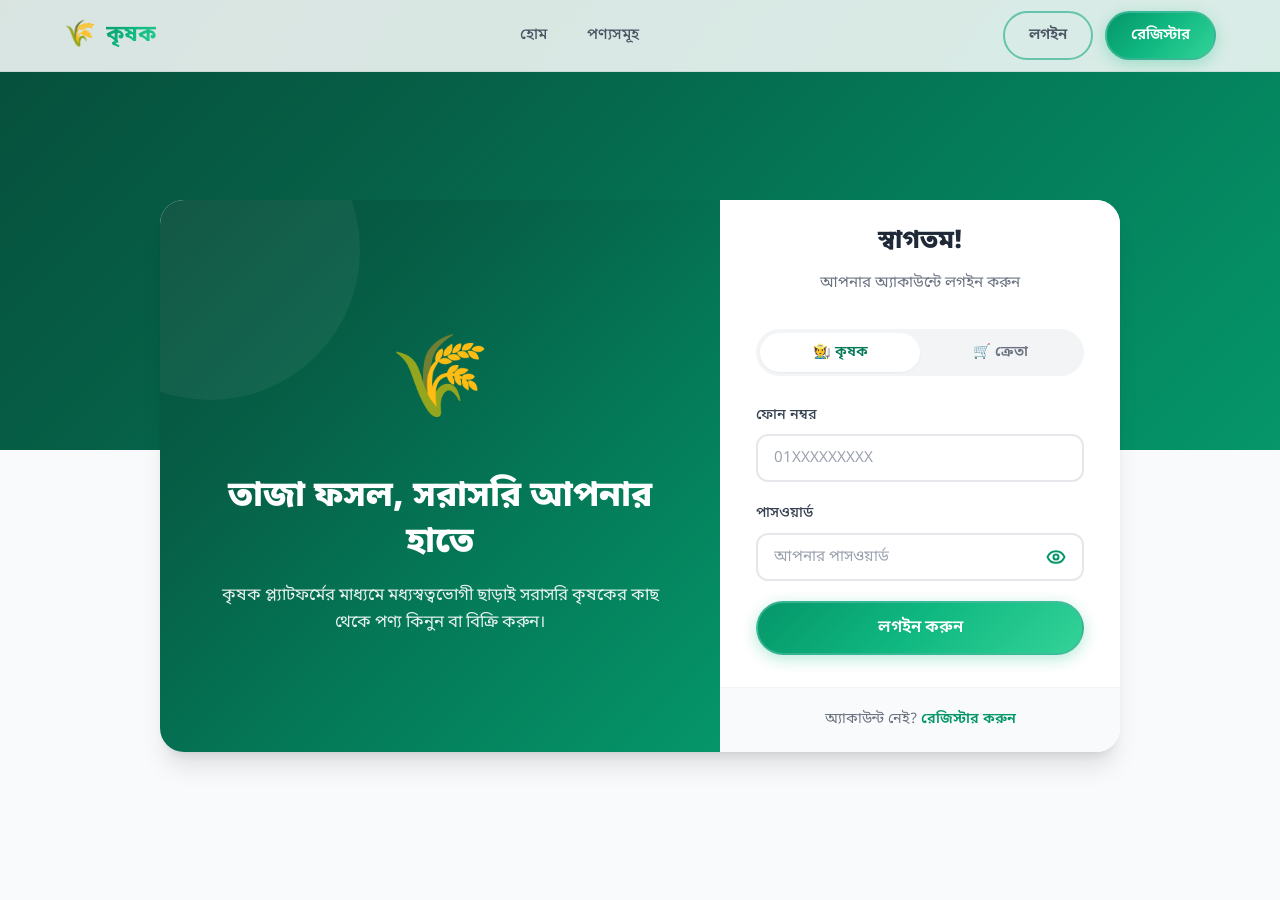
<file: frontend copy/farmer-dashboard.html>
<!DOCTYPE html>
<html lang="bn">
<head>
    <meta charset="UTF-8">
    <meta name="viewport" content="width=device-width, initial-scale=1.0">
    <title>কৃষক ড্যাশবোর্ড — কৃষক</title>
    <link rel="preconnect" href="https://fonts.googleapis.com">
    <link rel="preconnect" href="https://fonts.gstatic.com" crossorigin>
    <link href="https://fonts.googleapis.com/css2?family=Noto+Sans+Bengali:wght@300;400;500;600;700;800&family=Inter:wght@300;400;500;600;700;800&display=swap" rel="stylesheet">
    <link rel="stylesheet" href="css/style.css">
    <link rel="stylesheet" href="css/dashboard.css">
    <link rel="stylesheet" href="css/products.css">
</head>
<body>
    <!-- Navbar -->
    <nav class="navbar" id="navbar">
        <div class="nav-container">
            <a href="index.html" class="nav-logo">
                <span class="logo-icon">🌾</span>
                <span class="logo-text">কৃষক</span>
            </a>
            <div class="nav-links" id="navLinks">
                <a href="index.html" class="nav-link">হোম</a>
                <a href="products.html" class="nav-link">পণ্যসমূহ</a>
            </div>
            <div class="nav-actions">
                <div class="user-menu" id="userMenu">
                    <button class="user-avatar" id="userAvatar"><span id="userInitial">ক</span></button>
                    <div class="user-dropdown" id="userDropdown">
                        <div class="dropdown-header">
                            <span id="dropdownName">User</span>
                            <span class="dropdown-role" id="dropdownRole">কৃষক</span>
                        </div>
                        <div class="dropdown-divider"></div>
                        <a href="farmer-dashboard.html" class="dropdown-item" id="dashboardLink">📊 ড্যাশবোর্ড</a>
                        <a href="#profile" class="dropdown-item" id="profileLink" onclick="showSection('profile')">👤 প্রোফাইল</a>
                        <div class="dropdown-divider"></div>
                        <button class="dropdown-item logout" id="logoutBtn">🚪 লগআউট</button>
                    </div>
                </div>
            </div>
            <button class="nav-toggle" id="navToggle"><span></span><span></span><span></span></button>
        </div>
    </nav>

    <div class="dashboard-layout">
        <!-- Sidebar -->
        <aside class="dashboard-sidebar" id="dashSidebar">
            <div class="sidebar-section">
                <div class="sidebar-label">মেনু</div>
                <a href="#overview" class="sidebar-link active" onclick="showSection('overview')" data-section="overview">
                    <span class="link-icon">📊</span> ওভারভিউ
                </a>
                <a href="#products" class="sidebar-link" onclick="showSection('products')" data-section="products">
                    <span class="link-icon">📦</span> আমার পণ্য
                </a>
                <a href="#add-product" class="sidebar-link" onclick="showSection('add-product')" data-section="add-product">
                    <span class="link-icon">➕</span> পণ্য যোগ করুন
                </a>
            </div>
            <div class="sidebar-section">
                <div class="sidebar-label">অ্যাকাউন্ট</div>
                <a href="#profile" class="sidebar-link" onclick="showSection('profile')" data-section="profile">
                    <span class="link-icon">👤</span> প্রোফাইল
                </a>
            </div>
        </aside>

        <!-- Content -->
        <main class="dashboard-content">
            <!-- Mobile Menu Toggle -->
            <div class="mobile-dash-header">
                <h2>কৃষক ড্যাশবোর্ড</h2>
                <button class="dash-menu-toggle" onclick="toggleDashSidebar()">
                    <span style="font-size:1.2rem;">☰</span> মেনু
                </button>
            </div>

            <!-- Overview Section -->
            <div id="section-overview" class="dash-section">
                <div class="dashboard-header">
                    <div>
                        <h1 class="dashboard-title">🧑‍🌾 কৃষক ড্যাশবোর্ড</h1>
                        <p class="dashboard-subtitle">আপনার পণ্য ও বিক্রি পরিচালনা করুন</p>
                    </div>
                </div>

                <div class="stats-grid" id="farmerStats">
                    <div class="stat-card">
                        <div class="stat-card-icon green">📦</div>
                        <div class="stat-card-info">
                            <h3 id="totalProducts">0</h3>
                            <p>মোট পণ্য</p>
                        </div>
                    </div>
                    <div class="stat-card">
                        <div class="stat-card-icon blue">✅</div>
                        <div class="stat-card-info">
                            <h3 id="activeProducts">0</h3>
                            <p>সক্রিয় পণ্য</p>
                        </div>
                    </div>
                    <div class="stat-card">
                        <div class="stat-card-icon amber">📊</div>
                        <div class="stat-card-info">
                            <h3 id="totalStock">0</h3>
                            <p>মোট স্টক</p>
                        </div>
                    </div>
                </div>

                <div class="dashboard-panel">
                    <div class="panel-header">
                        <h2 class="panel-title">সাম্প্রতিক পণ্যসমূহ</h2>
                        <button class="btn btn-primary btn-sm" onclick="showSection('add-product')">➕ নতুন পণ্য</button>
                    </div>
                    <div class="panel-body no-padding">
                        <div id="recentProductsTable"></div>
                    </div>
                </div>
            </div>

            <!-- Products Section -->
            <div id="section-products" class="dash-section" style="display:none;">
                <div class="dashboard-header">
                    <div>
                        <h1 class="dashboard-title">📦 আমার পণ্যসমূহ</h1>
                        <p class="dashboard-subtitle">আপনার তালিকাভুক্ত সকল পণ্য</p>
                    </div>
                    <button class="btn btn-primary" onclick="showSection('add-product')">➕ পণ্য যোগ করুন</button>
                </div>
                <div class="dashboard-panel">
                    <div class="panel-body no-padding" id="allProductsTable">
                        <div class="page-loader"><div class="spinner"></div></div>
                    </div>
                </div>
            </div>

            <!-- Add Product Section -->
            <div id="section-add-product" class="dash-section" style="display:none;">
                <div class="dashboard-header">
                    <div>
                        <h1 class="dashboard-title" id="productFormTitle">➕ নতুন পণ্য যোগ করুন</h1>
                    </div>
                </div>
                <div class="dashboard-panel">
                    <div class="panel-body">
                        <form id="productForm" onsubmit="handleProductSubmit(event)">
                            <input type="hidden" id="editProductId" value="">
                            <div class="product-form-grid">
                                <div class="form-group">
                                    <label class="form-label" for="prodName">পণ্যের নাম *</label>
                                    <input type="text" id="prodName" class="form-input" placeholder="যেমন: টমেটো, আলু" required>
                                </div>
                                <div class="form-group">
                                    <label class="form-label" for="prodPrice">মূল্য (৳) *</label>
                                    <input type="number" id="prodPrice" class="form-input" placeholder="0.00" step="0.01" min="0" required>
                                </div>
                                <div class="form-group">
                                    <label class="form-label" for="prodStock">স্টক (পরিমাণ) *</label>
                                    <input type="number" id="prodStock" class="form-input" placeholder="0" min="0" required>
                                </div>
                                <div class="form-group">
                                    <label class="form-label" for="prodStatus">স্ট্যাটাস</label>
                                    <select id="prodStatus" class="form-select">
                                        <option value="available">পাওয়া যাচ্ছে</option>
                                        <option value="out_of_stock">স্টকে নেই</option>
                                    </select>
                                </div>
                                <div class="form-group full-width">
                                    <label class="form-label" for="prodDesc">বিবরণ</label>
                                    <textarea id="prodDesc" class="form-input" placeholder="পণ্যের বিবরণ লিখুন..." rows="3"></textarea>
                                </div>
                                <div class="form-group full-width">
                                    <label class="form-label">📷 ছবি আপলোড (সর্বোচ্চ ৫টি)</label>
                                    <div class="image-upload-zone" id="addImageUploadZone">
                                        <div class="upload-icon">📷</div>
                                        <div class="upload-text">ছবি ড্র্যাগ করুন অথবা ক্লিক করুন</div>
                                        <div class="upload-hint">JPEG, PNG, WebP — সর্বোচ্চ ১০MB প্রতিটি</div>
                                        <input type="file" id="addProductImages" accept="image/*" multiple onchange="previewAddImages(this)">
                                    </div>
                                    <div class="image-preview-grid" id="addImagePreviews"></div>
                                </div>
                            </div>
                            <div style="display:flex;gap:12px;margin-top:8px;">
                                <button type="submit" class="btn btn-primary btn-lg" id="prodSubmitBtn">পণ্য যোগ করুন</button>
                                <button type="button" class="btn btn-ghost btn-lg" onclick="resetProductForm()">রিসেট</button>
                            </div>
                        </form>
                    </div>
                </div>
            </div>

            <!-- Profile Section -->
            <div id="section-profile" class="dash-section" style="display:none;">
                <div class="dashboard-header">
                    <div>
                        <h1 class="dashboard-title">👤 আমার প্রোফাইল</h1>
                    </div>
                </div>
                <div class="dashboard-panel">
                    <div class="panel-body" id="profileContent">
                        <div class="page-loader"><div class="spinner"></div></div>
                    </div>
                </div>
                <div class="dashboard-panel">
                    <div class="panel-header">
                        <h2 class="panel-title">প্রোফাইল আপডেট</h2>
                    </div>
                    <div class="panel-body">
                        <form id="profileForm" onsubmit="handleProfileUpdate(event)">
                            <div class="product-form-grid">
                                <div class="form-group">
                                    <label class="form-label" for="editName">নাম</label>
                                    <input type="text" id="editName" class="form-input">
                                </div>
                                <div class="form-group">
                                    <label class="form-label" for="editFarmName">খামারের নাম</label>
                                    <input type="text" id="editFarmName" class="form-input">
                                </div>
                                <div class="form-group full-width">
                                    <label class="form-label" for="editFarmAddress">খামারের ঠিকানা</label>
                                    <input type="text" id="editFarmAddress" class="form-input">
                                </div>
                            </div>
                            <button type="submit" class="btn btn-primary" id="profileUpdateBtn">আপডেট করুন</button>
                        </form>
                    </div>
                </div>
            </div>
        </main>
    </div>

    <!-- Edit Product Modal -->
    <div class="modal-overlay" id="editProductModal">
        <div class="modal">
            <div class="modal-header">
                <h3 class="modal-title">পণ্য সম্পাদনা</h3>
                <button class="modal-close" onclick="closeEditModal()">✕</button>
            </div>
            <div class="modal-body">
                <form id="editProductForm" onsubmit="handleProductEdit(event)">
                    <input type="hidden" id="modalEditId">
                    <div class="form-group">
                        <label class="form-label">পণ্যের নাম</label>
                        <input type="text" id="modalEditName" class="form-input" required>
                    </div>
                    <div class="form-group">
                        <label class="form-label">মূল্য (৳)</label>
                        <input type="number" id="modalEditPrice" class="form-input" step="0.01" min="0" required>
                    </div>
                    <div class="form-group">
                        <label class="form-label">স্টক</label>
                        <input type="number" id="modalEditStock" class="form-input" min="0" required>
                    </div>
                    <div class="form-group">
                        <label class="form-label">বিবরণ</label>
                        <textarea id="modalEditDesc" class="form-input" rows="3"></textarea>
                    </div>
                    <div class="form-group">
                        <label class="form-label">স্ট্যাটাস</label>
                        <select id="modalEditStatus" class="form-select">
                            <option value="available">পাওয়া যাচ্ছে</option>
                            <option value="out_of_stock">স্টকে নেই</option>
                        </select>
                    </div>
                    <div class="form-group">
                        <label class="form-label">📷 পণ্যের ছবি</label>
                        <div id="modalExistingImages" class="image-preview-grid" style="margin-bottom:12px;"></div>
                        <div class="image-upload-zone" id="modalImageUploadZone" style="display:none;">
                            <div class="upload-icon">📷</div>
                            <div class="upload-text">নতুন ছবি যোগ করুন</div>
                            <div class="upload-hint">সর্বোচ্চ ৫টি ছবি</div>
                            <input type="file" id="modalProductImages" accept="image/*" multiple onchange="uploadModalImages(this)">
                        </div>
                    </div>
                    <button type="submit" class="btn btn-primary btn-full" id="modalEditBtn">সংরক্ষণ করুন</button>
                </form>
            </div>
        </div>
    </div>

    <script src="js/config.js"></script>
    <script src="js/auth.js"></script>
    <script src="js/app.js"></script>
    <script>
        // Auth guard
        if (!Auth.requireAuth(['farmer'])) {
            // requireAuth will redirect
        }

        let farmerProducts = [];
        const farmerId = Auth.getUserId();

        // Init
        document.addEventListener('DOMContentLoaded', () => {
            loadFarmerData();
            // Check hash for section
            const hash = window.location.hash.replace('#', '');
            if (hash) showSection(hash);
        });

        async function loadFarmerData() {
            await loadFarmerProducts();
            loadFarmerProfile();
        }

        // ===== SECTIONS =====
        function showSection(section) {
            document.querySelectorAll('.dash-section').forEach(s => s.style.display = 'none');
            const target = document.getElementById(`section-${section}`);
            if (target) target.style.display = 'block';
            
            document.querySelectorAll('.sidebar-link').forEach(l => l.classList.remove('active'));
            const link = document.querySelector(`.sidebar-link[data-section="${section}"]`);
            if (link) link.classList.add('active');

            window.location.hash = section;
        }

        // ===== PRODUCTS =====
        async function loadFarmerProducts() {
            try {
                // Use admin/products and filter by farmer_id, since there's no farmer-specific product list endpoint
                const res = await fetch(API.PRODUCT_LIST);
                const allProducts = await res.json();
                
                // Also get all products from admin if farmer has auth
                // Actually, let's get all products and filter
                const adminRes = await Auth.authFetch(API.PRODUCT_LIST);
                const allProds = await adminRes.json();
                
                farmerProducts = allProds.filter(p => p.farmer_id === farmerId);
                
                updateFarmerStats();
                renderProductsTable('recentProductsTable', farmerProducts.slice(0, 5));
                renderProductsTable('allProductsTable', farmerProducts);
            } catch (err) {
                console.error('Error loading products:', err);
                document.getElementById('recentProductsTable').innerHTML = `
                    <div class="empty-state"><div class="empty-state-icon">📦</div><h3>পণ্য লোড করতে সমস্যা</h3></div>`;
            }
        }

        function updateFarmerStats() {
            document.getElementById('totalProducts').textContent = farmerProducts.length;
            document.getElementById('activeProducts').textContent = farmerProducts.filter(p => p.status === 'available').length;
            document.getElementById('totalStock').textContent = farmerProducts.reduce((sum, p) => sum + p.stock, 0);
        }

        function renderProductsTable(containerId, products) {
            const container = document.getElementById(containerId);
            
            if (products.length === 0) {
                container.innerHTML = `
                    <div class="empty-state">
                        <div class="empty-state-icon">📦</div>
                        <h3>কোনো পণ্য নেই</h3>
                        <p>নতুন পণ্য যোগ করতে "পণ্য যোগ করুন" বাটনে ক্লিক করুন।</p>
                        <button class="btn btn-primary btn-sm" onclick="showSection('add-product')">➕ পণ্য যোগ করুন</button>
                    </div>`;
                return;
            }

            container.innerHTML = `
                <table class="data-table">
                    <thead>
                        <tr>
                            <th>পণ্য</th>
                            <th>মূল্য</th>
                            <th>স্টক</th>
                            <th>স্ট্যাটাস</th>
                            <th>ছবি</th>
                            <th>অ্যাকশন</th>
                        </tr>
                    </thead>
                    <tbody>
                        ${products.map(p => {
                            const hasImg = p.images && p.images.length > 0;
                            const thumb = hasImg 
                                ? `<img src="${API.PRODUCT_IMAGE(p.images[0].id)}" alt="${p.name}" style="width:36px;height:36px;border-radius:6px;object-fit:cover;">` 
                                : `<span style="font-size:1.3rem;">${getProductEmoji(p.name)}</span>`;
                            const imgCount = p.images ? p.images.length : 0;
                            return `
                            <tr>
                                <td>
                                    <div style="display:flex;align-items:center;gap:10px;">
                                        ${thumb}
                                        <div>
                                            <strong>${p.name}</strong>
                                            <div style="font-size:0.8rem;color:var(--gray-400);">${p.description || ''}</div>
                                        </div>
                                    </div>
                                </td>
                                <td><strong>${formatPrice(p.price)}</strong></td>
                                <td>${p.stock}</td>
                                <td><span class="status-badge status-${p.status}">${getStatusBangla(p.status)}</span></td>
                                <td style="font-size:0.8rem;">📷 ${imgCount}/5</td>
                                <td>
                                    <div class="actions">
                                        <button class="btn btn-ghost btn-sm" onclick="openEditModal(${p.id})">✏️</button>
                                        <button class="btn btn-ghost btn-sm" onclick="deleteProduct(${p.id})" style="color:var(--danger);">🗑️</button>
                                    </div>
                                </td>
                            </tr>`;
                        }).join('')}
                    </tbody>
                </table>`;
        }

        let selectedAddFiles = [];

        function previewAddImages(input) {
            const files = Array.from(input.files);
            if (selectedAddFiles.length + files.length > 5) {
                Toast.warning('সর্বোচ্চ ৫টি ছবি যোগ করা যাবে!');
                return;
            }
            selectedAddFiles.push(...files);
            renderAddPreviews();
        }

        function renderAddPreviews() {
            const container = document.getElementById('addImagePreviews');
            container.innerHTML = selectedAddFiles.map((f, i) => {
                const url = URL.createObjectURL(f);
                return `
                    <div class="image-preview-item">
                        <img src="${url}" alt="Preview">
                        <button class="remove-image" onclick="removeAddImage(${i})">✕</button>
                        <div class="image-pos">${i + 1}</div>
                    </div>`;
            }).join('');
        }

        function removeAddImage(index) {
            selectedAddFiles.splice(index, 1);
            renderAddPreviews();
        }

        // ===== ADD PRODUCT =====
        async function handleProductSubmit(e) {
            e.preventDefault();
            const btn = document.getElementById('prodSubmitBtn');
            const data = {
                name: document.getElementById('prodName').value.trim(),
                description: document.getElementById('prodDesc').value.trim() || null,
                price: parseFloat(document.getElementById('prodPrice').value),
                stock: parseInt(document.getElementById('prodStock').value),
            };

            if (!data.name || !data.price) {
                Toast.error('পণ্যের নাম ও মূল্য আবশ্যক!');
                return;
            }

            setLoading(btn, true);
            try {
                // Step 1: Create the product
                const res = await Auth.authFetch(API.PRODUCT_ADD, {
                    method: 'POST',
                    body: JSON.stringify(data),
                });
                const result = await res.json();
                if (!res.ok) throw new Error(result.detail || 'পণ্য যোগ ব্যর্থ');

                // Step 2: Upload images if any
                if (selectedAddFiles.length > 0) {
                    const formData = new FormData();
                    selectedAddFiles.forEach(f => formData.append('files', f));

                    const imgRes = await Auth.authFetch(API.PRODUCT_UPLOAD_IMAGES(result.id), {
                        method: 'POST',
                        body: formData,
                        headers: {} // Let browser set multipart boundary
                    });
                    if (!imgRes.ok) {
                        Toast.warning('পণ্য তৈরি হয়েছে, কিন্তু ছবি আপলোড ব্যর্থ');
                    }
                }
                
                Toast.success('পণ্য সফলভাবে যোগ হয়েছে! 🎉');
                resetProductForm();
                await loadFarmerProducts();
                showSection('products');
            } catch (err) {
                Toast.error(err.message);
            } finally {
                setLoading(btn, false);
            }
        }

        function resetProductForm() {
            document.getElementById('productForm').reset();
            document.getElementById('editProductId').value = '';
            document.getElementById('productFormTitle').textContent = '➕ নতুন পণ্য যোগ করুন';
            document.getElementById('prodSubmitBtn').textContent = 'পণ্য যোগ করুন';
            selectedAddFiles = [];
            document.getElementById('addImagePreviews').innerHTML = '';
        }

        // ===== EDIT PRODUCT MODAL =====
        function openEditModal(productId) {
            const product = farmerProducts.find(p => p.id === productId);
            if (!product) return;

            document.getElementById('modalEditId').value = product.id;
            document.getElementById('modalEditName').value = product.name;
            document.getElementById('modalEditPrice').value = product.price;
            document.getElementById('modalEditStock').value = product.stock;
            document.getElementById('modalEditDesc').value = product.description || '';
            document.getElementById('modalEditStatus').value = product.status;

            document.getElementById('editProductModal').classList.add('active');

            // Show existing images
            const imagesContainer = document.getElementById('modalExistingImages');
            const uploadZone = document.getElementById('modalImageUploadZone');
            const imgCount = product.images ? product.images.length : 0;
            
            if (product.images && product.images.length > 0) {
                imagesContainer.innerHTML = product.images.map(img => `
                    <div class="image-preview-item">
                        <img src="${API.PRODUCT_IMAGE(img.id)}" alt="Product">
                        <button class="remove-image" onclick="deleteProductImage(${img.id}, ${product.id})">✕</button>
                        <div class="image-pos">${img.position + 1}</div>
                    </div>
                `).join('');
            } else {
                imagesContainer.innerHTML = '<p style="color:var(--gray-400);font-size:0.85rem;">কোনো ছবি নেই</p>';
            }

            // Show upload zone if less than 5 images
            uploadZone.style.display = imgCount < 5 ? 'block' : 'none';
        }

        async function deleteProductImage(imageId, productId) {
            const confirmed = await Modal.confirm('এই ছবি কি স্থায়ীভাবে মুছে ফেলতে চান?', 'ছবি ডিলিট', 'danger');
            if (!confirmed) return;
            try {
                const res = await Auth.authFetch(API.PRODUCT_DELETE_IMAGE(imageId), { method: 'DELETE' });
                if (!res.ok) throw new Error('ছবি মুছতে ব্যর্থ');
                Toast.success('ছবি মুছে ফেলা হয়েছে');
                await loadFarmerProducts();
                openEditModal(productId);
            } catch (err) {
                Toast.error(err.message);
            }
        }

        async function uploadModalImages(input) {
            const productId = document.getElementById('modalEditId').value;
            const files = Array.from(input.files);
            if (files.length === 0) return;

            const product = farmerProducts.find(p => p.id == productId);
            const existingCount = product && product.images ? product.images.length : 0;
            if (existingCount + files.length > 5) {
                Toast.warning(`আর সর্বোচ্চ ${5 - existingCount}টি ছবি যোগ করতে পারবেন!`);
                return;
            }

            Toast.info('ছবি আপলোড হচ্ছে...');
            try {
                const formData = new FormData();
                files.forEach(f => formData.append('files', f));

                const res = await Auth.authFetch(API.PRODUCT_UPLOAD_IMAGES(productId), {
                    method: 'POST',
                    body: formData,
                    headers: {}
                });
                if (!res.ok) throw new Error('ছবি আপলোড ব্যর্থ');
                Toast.success('ছবি আপলোড সফল! 📷');
                await loadFarmerProducts();
                openEditModal(parseInt(productId));
            } catch (err) {
                Toast.error(err.message);
            }
            input.value = '';
        }

        function closeEditModal() {
            document.getElementById('editProductModal').classList.remove('active');
        }

        async function handleProductEdit(e) {
            e.preventDefault();
            const btn = document.getElementById('modalEditBtn');
            const productId = document.getElementById('modalEditId').value;
            const data = {
                name: document.getElementById('modalEditName').value.trim(),
                price: parseFloat(document.getElementById('modalEditPrice').value),
                stock: parseInt(document.getElementById('modalEditStock').value),
                description: document.getElementById('modalEditDesc').value.trim() || null,
                status: document.getElementById('modalEditStatus').value,
            };

            setLoading(btn, true);
            try {
                const res = await Auth.authFetch(API.PRODUCT_UPDATE(productId), {
                    method: 'PUT',
                    body: JSON.stringify(data),
                });
                const result = await res.json();
                if (!res.ok) throw new Error(result.detail || 'আপডেট ব্যর্থ');

                Toast.success('পণ্য আপডেট হয়েছে!');
                closeEditModal();
                await loadFarmerProducts();
            } catch (err) {
                Toast.error(err.message);
            } finally {
                setLoading(btn, false);
            }
        }

        async function deleteProduct(productId) {
            const confirmed = await Modal.confirm('এই পণ্যটি কি স্থায়ীভাবে মুছে ফেলতে চান?', 'পণ্য ডিলিট', 'danger');
            if (!confirmed) return;

            try {
                const res = await Auth.authFetch(API.PRODUCT_DELETE(productId), { method: 'DELETE' });
                if (!res.ok) {
                    const data = await res.json();
                    throw new Error(data.detail || 'মুছতে ব্যর্থ');
                }
                Toast.success('পণ্য মুছে ফেলা হয়েছে!');
                await loadFarmerProducts();
            } catch (err) {
                Toast.error(err.message);
            }
        }

        // ===== PROFILE =====
        async function loadFarmerProfile() {
            try {
                const res = await fetch(API.FARMER_PROFILE(farmerId));
                const data = await res.json();
                if (!res.ok) throw new Error();

                document.getElementById('profileContent').innerHTML = `
                    <div class="profile-card">
                        <div class="profile-avatar-lg">${data.name ? data.name.charAt(0) : '?'}</div>
                        <div class="profile-details">
                            <h2>${data.name}</h2>
                            <span class="profile-role">🧑‍🌾 কৃষক</span>
                            <div class="profile-info-grid">
                                <div class="profile-info-item">
                                    <label>📱 ফোন</label>
                                    <span>${data.phone}</span>
                                </div>
                                <div class="profile-info-item">
                                    <label>🏡 খামারের নাম</label>
                                    <span>${data.farm_name || 'N/A'}</span>
                                </div>
                                <div class="profile-info-item">
                                    <label>📍 খামারের ঠিকানা</label>
                                    <span>${data.farm_address || 'N/A'}</span>
                                </div>
                                <div class="profile-info-item">
                                    <label>📦 মোট পণ্য</label>
                                    <span>${farmerProducts.length}</span>
                                </div>
                            </div>
                        </div>
                    </div>`;

                // Fill edit form
                document.getElementById('editName').value = data.name || '';
                document.getElementById('editFarmName').value = data.farm_name || '';
                document.getElementById('editFarmAddress').value = data.farm_address || '';
            } catch (err) {
                document.getElementById('profileContent').innerHTML = `<div class="empty-state"><h3>প্রোফাইল লোড ব্যর্থ</h3></div>`;
            }
        }

        async function handleProfileUpdate(e) {
            e.preventDefault();
            const btn = document.getElementById('profileUpdateBtn');
            const data = {
                name: document.getElementById('editName').value.trim(),
                farm_name: document.getElementById('editFarmName').value.trim(),
                farm_address: document.getElementById('editFarmAddress').value.trim(),
            };

            setLoading(btn, true);
            try {
                const res = await fetch(API.FARMER_UPDATE(farmerId), {
                    method: 'PUT',
                    headers: { 'Content-Type': 'application/json' },
                    body: JSON.stringify(data),
                });
                const result = await res.json();
                if (!res.ok) throw new Error(result.detail || 'আপডেট ব্যর্থ');

                Toast.success('প্রোফাইল আপডেট হয়েছে!');
                // Update stored user data
                const user = Auth.getUser();
                Auth.login(Auth.getToken(), { ...user, ...data });
                loadFarmerProfile();
            } catch (err) {
                Toast.error(err.message);
            } finally {
                setLoading(btn, false);
            }
        }
    </script>
</body>
</html>
</file>
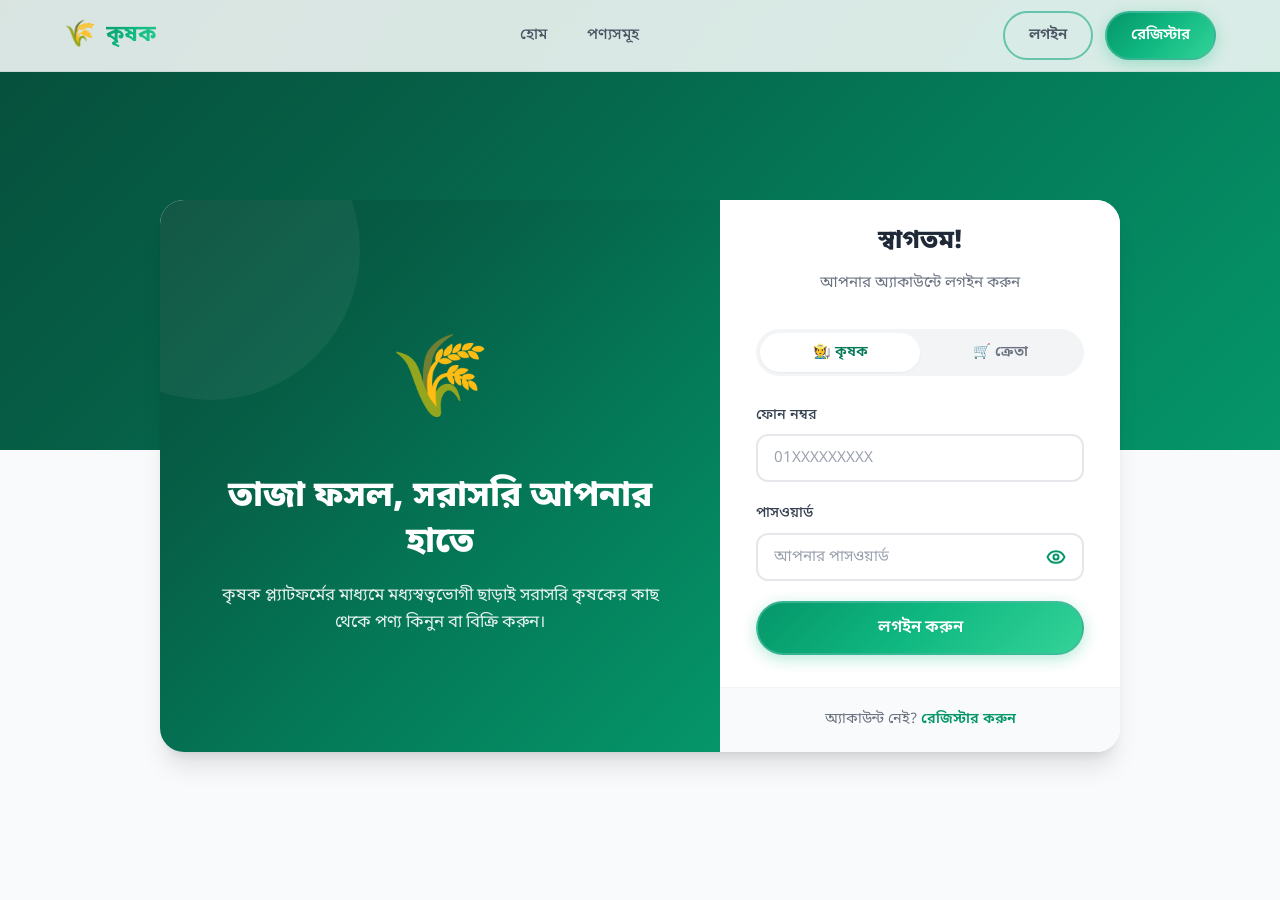
<file: frontend copy/login.html>
<!DOCTYPE html>
<html lang="bn">
<head>
    <meta charset="UTF-8">
    <meta name="viewport" content="width=device-width, initial-scale=1.0">
    <meta name="description" content="কৃষক প্ল্যাটফর্মে লগইন করুন - কৃষক বা ক্রেতা হিসেবে">
    <title>লগইন — কৃষক</title>
    <link rel="preconnect" href="https://fonts.googleapis.com">
    <link rel="preconnect" href="https://fonts.gstatic.com" crossorigin>
    <link href="https://fonts.googleapis.com/css2?family=Noto+Sans+Bengali:wght@300;400;500;600;700;800&family=Inter:wght@300;400;500;600;700;800&display=swap" rel="stylesheet">
    <link rel="stylesheet" href="css/style.css">
    <link rel="stylesheet" href="css/auth.css">
</head>
<body>
    <!-- Navbar -->
    <nav class="navbar" id="navbar">
        <div class="nav-container">
            <a href="index.html" class="nav-logo">
                <span class="logo-icon">🌾</span>
                <span class="logo-text">কৃষক</span>
            </a>
            <div class="nav-links" id="navLinks">
                <a href="index.html" class="nav-link">হোম</a>
                <a href="products.html" class="nav-link">পণ্যসমূহ</a>
            </div>
            <div class="nav-actions">
                <a href="login.html" class="btn btn-ghost active">লগইন</a>
                <a href="register.html" class="btn btn-primary">রেজিস্টার</a>
            </div>
            <button class="nav-toggle" id="navToggle"><span></span><span></span><span></span></button>
        </div>
    </nav>

    <!-- Login Form -->
    <div class="auth-page">
        <div class="auth-container">
            <div class="auth-card">
                <!-- Desktop Side Panel -->
                <div class="auth-side-panel">
                    <div class="side-panel-content">
                        <span class="side-logo-icon">🌾</span>
                        <h2>তাজা ফসল, সরাসরি আপনার হাতে</h2>
                        <p>কৃষক প্ল্যাটফর্মের মাধ্যমে মধ্যস্বত্বভোগী ছাড়াই সরাসরি কৃষকের কাছ থেকে পণ্য কিনুন বা বিক্রি করুন।</p>
                    </div>
                </div>

                <!-- Form Area -->
                <div class="auth-form-area">
                    <div class="auth-header">
                        <span class="logo-icon mobile-only">🌾</span>
                        <h1>স্বাগতম!</h1>
                    <p>আপনার অ্যাকাউন্টে লগইন করুন</p>
                </div>
                <div class="auth-body">
                    <!-- Role tabs (Admin option hidden — auto-detected from credentials) -->
                    <div class="role-tabs">
                        <button class="role-tab active" data-role="farmer" onclick="switchLoginRole('farmer')">🧑‍🌾 কৃষক</button>
                        <button class="role-tab" data-role="customer" onclick="switchLoginRole('customer')">🛒 ক্রেতা</button>
                    </div>

                    <form id="loginForm" onsubmit="handleLogin(event)">
                        <input type="hidden" id="loginRole" value="farmer">
                        
                        <div class="form-group">
                            <label class="form-label" for="loginPhone">ফোন নম্বর</label>
                            <input type="text" id="loginPhone" class="form-input" placeholder="01XXXXXXXXX" required>
                        </div>

                        <div class="form-group">
                            <label class="form-label" for="loginPassword">পাসওয়ার্ড</label>
                            <div class="password-wrapper">
                                <input type="password" id="loginPassword" class="form-input" placeholder="আপনার পাসওয়ার্ড" required>
                                <button type="button" class="password-toggle" id="toggleLoginPass" onclick="togglePassword('loginPassword', 'toggleLoginPass')">
                                    <svg xmlns="http://www.w3.org/2000/svg" width="24" height="24" viewBox="0 0 24 24" fill="none" stroke="currentColor" stroke-width="2" stroke-linecap="round" stroke-linejoin="round"><path d="M2.062 12.348a1 1 0 0 1 0-.696 10.75 10.75 0 0 1 19.876 0 1 1 0 0 1 0 .696 10.75 10.75 0 0 1-19.876 0z"/><circle cx="12" cy="12" r="3"/></svg>
                                </button>
                            </div>
                        </div>

                        <button type="submit" class="btn btn-primary btn-lg btn-full" id="loginSubmitBtn">
                            লগইন করুন
                        </button>
                    </form>
                </div>
                <div class="auth-footer">
                    অ্যাকাউন্ট নেই? <a href="register.html">রেজিস্টার করুন</a>
                </div>
            </div> <!-- End auth-form-area -->
            </div> <!-- End auth-card -->
        </div> <!-- End auth-container -->
    </div> <!-- End auth-page -->

    <script src="js/config.js"></script>
    <script src="js/auth.js"></script>
    <script src="js/app.js"></script>
    <script>
        function switchLoginRole(role) {
            document.getElementById('loginRole').value = role;
            document.querySelectorAll('.role-tab').forEach(tab => {
                tab.classList.toggle('active', tab.dataset.role === role);
            });
        }

        const ICONS = {
            eye: `<svg xmlns="http://www.w3.org/2000/svg" width="24" height="24" viewBox="0 0 24 24" fill="none" stroke="currentColor" stroke-width="2" stroke-linecap="round" stroke-linejoin="round"><path d="M2.062 12.348a1 1 0 0 1 0-.696 10.75 10.75 0 0 1 19.876 0 1 1 0 0 1 0 .696 10.75 10.75 0 0 1-19.876 0z"/><circle cx="12" cy="12" r="3"/></svg>`,
            eyeOff: `<svg xmlns="http://www.w3.org/2000/svg" width="24" height="24" viewBox="0 0 24 24" fill="none" stroke="currentColor" stroke-width="2" stroke-linecap="round" stroke-linejoin="round"><path d="M9.88 9.88a3 3 0 1 0 4.24 4.24"/><path d="M10.73 5.08A10.43 10.43 0 0 1 12 5c7 0 10 7 10 7a13.16 13.16 0 0 1-1.67 2.68"/><path d="M6.61 6.61A13.52 13.52 0 0 0 2 12s3 7 10 7a9.74 9.74 0 0 0 5.39-1.61"/><line x1="2" y1="2" x2="22" y2="22"/></svg>`
        };

        function togglePassword(inputId, btnId) {
            const input = document.getElementById(inputId);
            const btn = document.getElementById(btnId);
            if (input.type === 'password') {
                input.type = 'text';
                btn.innerHTML = ICONS.eyeOff;
            } else {
                input.type = 'password';
                btn.innerHTML = ICONS.eye;
            }
        }

        async function handleLogin(e) {
            e.preventDefault();
            const submitBtn = document.getElementById('loginSubmitBtn');
            const selectedRole = document.getElementById('loginRole').value;
            const phone = document.getElementById('loginPhone').value.trim();
            const password = document.getElementById('loginPassword').value;

            if (!phone || !password) {
                Toast.error('সব ফিল্ড পূরণ করুন!');
                return;
            }

            setLoading(submitBtn, true);

            try {
                // Select the correct login endpoint (no admin endpoint — admin goes through farmer)
                const urlMap = {
                    farmer: API.FARMER_LOGIN,
                    customer: API.CUSTOMER_LOGIN,
                };

                const res = await fetch(urlMap[selectedRole], {
                    method: 'POST',
                    headers: { 'Content-Type': 'application/json' },
                    body: JSON.stringify({ phone, password }),
                });

                const data = await res.json();

                if (!res.ok) {
                    throw new Error(data.detail || 'লগইন ব্যর্থ হয়েছে');
                }

                const token = data.access_token;

                // Decode token to get the ACTUAL role (could be admin if credentials matched)
                const payload = JSON.parse(atob(token.split('.')[1]));
                const actualRole = payload.role;

                // Fetch user profile
                let userData = { name: 'User', role: actualRole };
                try {
                    if (actualRole === 'admin') {
                        userData = { name: 'অ্যাডমিন', role: 'admin' };
                    } else if (actualRole === 'farmer') {
                        const profileRes = await fetch(API.FARMER_PROFILE(payload.user_id));
                        if (profileRes.ok) userData = await profileRes.json();
                    } else if (actualRole === 'customer') {
                        const profileRes = await fetch(API.CUSTOMER_PROFILE(payload.user_id));
                        if (profileRes.ok) userData = await profileRes.json();
                    }
                } catch (err) {
                    console.warn('Could not fetch profile', err);
                }

                Auth.login(token, { ...userData, role: actualRole });
                Toast.success('সফলভাবে লগইন হয়েছে!');

                // Redirect based on ACTUAL role from token (not the selected tab)
                setTimeout(() => {
                    const dashMap = {
                        farmer: 'farmer-dashboard.html',
                        customer: 'customer-dashboard.html',
                        admin: 'admin-dashboard.html'
                    };
                    window.location.href = dashMap[actualRole] || 'index.html';
                }, 500);

            } catch (err) {
                Toast.error(err.message);
            } finally {
                setLoading(submitBtn, false);
            }
        }

        // Auto-redirect if already logged in
        if (Auth.isLoggedIn() && !Auth.isTokenExpired()) {
            const role = Auth.getUserRole();
            const dashMap = { farmer: 'farmer-dashboard.html', customer: 'customer-dashboard.html', admin: 'admin-dashboard.html' };
            window.location.href = dashMap[role] || 'index.html';
        }
    </script>
</body>
</html>
</file>
<file: css/style.css>
/* ===== CSS RESET & VARIABLES ===== */
*,
*::before,
*::after {
    margin: 0;
    padding: 0;
    box-sizing: border-box;
}

:root {
    /* Primary Colors - Earthy Green Theme */
    --primary-50: #ecfdf5;
    --primary-100: #d1fae5;
    --primary-200: #a7f3d0;
    --primary-300: #6ee7b7;
    --primary-400: #34d399;
    --primary-500: #10b981;
    --primary-600: #059669;
    --primary-700: #047857;
    --primary-800: #065f46;
    --primary-900: #064e3b;

    /* Accent - Warm Gold */
    --accent-50: #fffbeb;
    --accent-100: #fef3c7;
    --accent-200: #fde68a;
    --accent-300: #fcd34d;
    --accent-400: #fbbf24;
    --accent-500: #f59e0b;
    --accent-600: #d97706;
    --accent-700: #b45309;

    /* Neutrals */
    --gray-50: #f9fafb;
    --gray-100: #f3f4f6;
    --gray-200: #e5e7eb;
    --gray-300: #d1d5db;
    --gray-400: #9ca3af;
    --gray-500: #6b7280;
    --gray-600: #4b5563;
    --gray-700: #374151;
    --gray-800: #1f2937;
    --gray-900: #111827;

    /* Semantic */
    --success: #10b981;
    --warning: #f59e0b;
    --danger: #ef4444;
    --info: #3b82f6;

    /* Surfaces */
    --bg-primary: #ffffff;
    --bg-secondary: #f9fafb;
    --bg-elevated: #ffffff;
    --bg-dark: #0f172a;
    --bg-glass: rgba(255, 255, 255, 0.7);

    /* Gradients */
    --gradient-primary: linear-gradient(135deg, #059669 0%, #10b981 50%, #34d399 100%);
    --gradient-hero: linear-gradient(135deg, #064e3b 0%, #065f46 30%, #047857 60%, #059669 100%);
    --gradient-accent: linear-gradient(135deg, #f59e0b 0%, #fbbf24 100%);
    --gradient-card: linear-gradient(145deg, rgba(255, 255, 255, 0.9) 0%, rgba(249, 250, 251, 0.9) 100%);

    /* Shadows */
    --shadow-sm: 0 1px 2px 0 rgb(0 0 0 / 0.05);
    --shadow-md: 0 4px 6px -1px rgb(0 0 0 / 0.1), 0 2px 4px -2px rgb(0 0 0 / 0.1);
    --shadow-lg: 0 10px 15px -3px rgb(0 0 0 / 0.1), 0 4px 6px -4px rgb(0 0 0 / 0.1);
    --shadow-xl: 0 20px 25px -5px rgb(0 0 0 / 0.1), 0 8px 10px -6px rgb(0 0 0 / 0.1);
    --shadow-glow: 0 0 40px rgba(16, 185, 129, 0.15);

    /* Typography */
    --font-bn: 'Noto Sans Bengali', sans-serif;
    --font-en: 'Inter', sans-serif;

    /* Spacing */
    --nav-height: 72px;

    /* Radius */
    --radius-sm: 8px;
    --radius-md: 12px;
    --radius-lg: 16px;
    --radius-xl: 24px;
    --radius-full: 9999px;

    /* Transitions */
    --transition-fast: 150ms cubic-bezier(0.4, 0, 0.2, 1);
    --transition-base: 250ms cubic-bezier(0.4, 0, 0.2, 1);
    --transition-slow: 350ms cubic-bezier(0.4, 0, 0.2, 1);
}

html {
    scroll-behavior: smooth;
    scroll-padding-top: var(--nav-height);
}

body {
    font-family: var(--font-bn);
    color: var(--gray-800);
    background: var(--bg-primary);
    line-height: 1.7;
    -webkit-font-smoothing: antialiased;
    -moz-osx-font-smoothing: grayscale;
    overflow-x: hidden;
}

a {
    text-decoration: none;
    color: inherit;
    transition: color var(--transition-fast);
}

img {
    max-width: 100%;
    display: block;
}

button {
    cursor: pointer;
    border: none;
    background: none;
    font-family: inherit;
}

input,
select,
textarea {
    font-family: inherit;
    font-size: inherit;
}

/* ===== CONTAINER ===== */
.container {
    max-width: 1200px;
    margin: 0 auto;
    padding: 0 24px;
}

/* ===== NAVBAR ===== */
.navbar {
    position: fixed;
    top: 0;
    left: 0;
    right: 0;
    height: var(--nav-height);
    z-index: 1000;
    background: rgba(255, 255, 255, 0.85);
    backdrop-filter: blur(20px);
    -webkit-backdrop-filter: blur(20px);
    border-bottom: 1px solid rgba(0, 0, 0, 0.06);
    transition: all var(--transition-base);
}

.navbar.scrolled {
    background: rgba(255, 255, 255, 0.95);
    box-shadow: var(--shadow-md);
}

.nav-container {
    max-width: 1200px;
    margin: 0 auto;
    padding: 0 24px;
    height: 100%;
    display: flex;
    align-items: center;
    justify-content: space-between;
}

.nav-logo {
    display: flex;
    align-items: center;
    gap: 10px;
    font-weight: 700;
    font-size: 1.4rem;
    color: var(--primary-700);
}

.logo-icon {
    font-size: 1.6rem;
}

.logo-text {
    background: var(--gradient-primary);
    -webkit-background-clip: text;
    -webkit-text-fill-color: transparent;
    background-clip: text;
}

.nav-links {
    display: flex;
    gap: 8px;
}

.nav-link {
    padding: 8px 16px;
    border-radius: var(--radius-full);
    font-size: 0.95rem;
    font-weight: 500;
    color: var(--gray-600);
    transition: all var(--transition-fast);
}

.nav-link:hover,
.nav-link.active {
    color: var(--primary-700);
    background: var(--primary-50);
}

.nav-actions {
    display: flex;
    align-items: center;
    gap: 12px;
}

.nav-toggle {
    display: none;
    flex-direction: column;
    gap: 5px;
    padding: 8px;
}

.nav-toggle span {
    width: 22px;
    height: 2px;
    background: var(--gray-700);
    border-radius: 2px;
    transition: all var(--transition-fast);
}

/* User Menu */
.user-menu {
    position: relative;
}

.user-avatar {
    width: 40px;
    height: 40px;
    border-radius: 50%;
    background: var(--gradient-primary);
    display: flex;
    align-items: center;
    justify-content: center;
    color: white;
    font-weight: 700;
    font-size: 1rem;
    cursor: pointer;
    transition: transform var(--transition-fast), box-shadow var(--transition-fast);
    overflow: hidden;  /* profile picture গোলাকারে clip করার জন্য */
    padding: 0;
    border: 2.5px solid transparent;
}

.user-avatar:hover {
    transform: scale(1.08);
    box-shadow: 0 0 0 3px rgba(16, 185, 129, 0.25);
    border-color: var(--primary-400);
}

.user-dropdown {
    position: absolute;
    top: calc(100% + 8px);
    right: 0;
    min-width: 220px;
    background: var(--bg-elevated);
    border-radius: var(--radius-md);
    box-shadow: var(--shadow-xl);
    border: 1px solid var(--gray-200);
    opacity: 0;
    visibility: hidden;
    transform: translateY(-8px);
    transition: all var(--transition-fast);
    z-index: 100;
}

.user-dropdown.show {
    opacity: 1;
    visibility: visible;
    transform: translateY(0);
}

.dropdown-header {
    padding: 16px;
    display: flex;
    flex-direction: column;
    gap: 2px;
}

.dropdown-header span:first-child {
    font-weight: 600;
    color: var(--gray-800);
}

.dropdown-role {
    font-size: 0.8rem;
    color: var(--primary-600);
    text-transform: capitalize;
}

.dropdown-divider {
    height: 1px;
    background: var(--gray-200);
}

.dropdown-item {
    display: block;
    width: 100%;
    text-align: left;
    padding: 10px 16px;
    font-size: 0.9rem;
    color: var(--gray-600);
    transition: all var(--transition-fast);
}

.dropdown-item:hover {
    background: var(--gray-50);
    color: var(--gray-800);
}

.dropdown-item.logout {
    color: var(--danger);
}

.dropdown-item.logout:hover {
    background: #fef2f2;
}

.hidden {
    display: none !important;
}

/* ===== BUTTONS ===== */
.btn {
    display: inline-flex;
    align-items: center;
    justify-content: center;
    gap: 8px;
    padding: 10px 24px;
    border-radius: var(--radius-full);
    font-weight: 600;
    font-size: 0.95rem;
    transition: all var(--transition-base);
    border: 2px solid rgba(68, 185, 156, 0.767);
    cursor: pointer;
    white-space: nowrap;
}

.btn-primary {
    background: var(--gradient-primary);
    color: white;
    box-shadow: 0 4px 15px rgba(16, 185, 129, 0.3);
}

.btn-primary:hover {
    transform: translateY(-2px);
    box-shadow: 0 8px 25px rgba(16, 185, 129, 0.4);
}

.btn-ghost {
    color: var(--gray-600);
    background: transparent;
}

.btn-ghost:hover {
    color: var(--primary-700);
    background: var(--primary-50);
}

.btn-outline {
    border-color: var(--primary-500);
    color: var(--primary-700);
    background: transparent;
}

.btn-outline:hover {
    background: var(--primary-50);
    transform: translateY(-2px);
}

.btn-light {
    background: white;
    color: var(--primary-700);
    font-weight: 700;
}

.btn-light:hover {
    transform: translateY(-2px);
    box-shadow: 0 8px 25px rgba(255, 255, 255, 0.3);
}

.btn-outline-light {
    border-color: rgba(255, 255, 255, 0.5);
    color: white;
}

.btn-outline-light:hover {
    background: rgba(255, 255, 255, 0.1);
    border-color: white;
    transform: translateY(-2px);
}

.btn-danger {
    background: var(--danger);
    color: white;
}

.btn-danger:hover {
    background: #dc2626;
    transform: translateY(-2px);
}

.btn-sm {
    padding: 6px 16px;
    font-size: 0.85rem;
}

.btn-lg {
    padding: 14px 32px;
    font-size: 1.05rem;
}

.btn-icon {
    padding: 8px;
    border-radius: var(--radius-sm);
}

.btn:disabled {
    opacity: 0.5;
    cursor: not-allowed;
    transform: none !important;
}

/* ===== FORM ELEMENTS ===== */
.form-group {
    margin-bottom: 20px;
}

.form-label {
    display: block;
    margin-bottom: 6px;
    font-weight: 500;
    font-size: 0.9rem;
    color: var(--gray-700);
}

.form-input {
    width: 100%;
    padding: 12px 16px;
    border: 2px solid var(--gray-200);
    border-radius: var(--radius-md);
    font-size: 0.95rem;
    background: var(--bg-primary);
    color: var(--gray-800);
    transition: all var(--transition-fast);
    outline: none;
}

.form-input:focus {
    border-color: var(--primary-400);
    box-shadow: 0 0 0 4px rgba(16, 185, 129, 0.1);
}

.form-input::placeholder {
    color: var(--gray-400);
}

.form-input.error {
    border-color: var(--danger);
    box-shadow: 0 0 0 4px rgba(239, 68, 68, 0.1);
}

.form-error {
    display: block;
    margin-top: 4px;
    font-size: 0.8rem;
    color: var(--danger);
}

.form-select {
    width: 100%;
    padding: 12px 16px;
    border: 2px solid var(--gray-200);
    border-radius: var(--radius-md);
    font-size: 0.95rem;
    background: var(--bg-primary);
    color: var(--gray-800);
    transition: all var(--transition-fast);
    outline: none;
    appearance: none;
    background-image: url("data:image/svg+xml,%3Csvg xmlns='http://www.w3.org/2000/svg' width='24' height='24' viewBox='0 0 24 24' fill='none' stroke='%236b7280' stroke-width='2' stroke-linecap='round' stroke-linejoin='round'%3E%3Cpolyline points='6 9 12 15 18 9'%3E%3C/polyline%3E%3C/svg%3E");
    background-repeat: no-repeat;
    background-position: right 12px center;
    background-size: 18px;
    padding-right: 40px;
}

.form-select:focus {
    border-color: var(--primary-400);
    box-shadow: 0 0 0 4px rgba(16, 185, 129, 0.1);
}

textarea.form-input {
    resize: vertical;
    min-height: 100px;
}

/* ===== SECTION HEADERS ===== */
.section-header {
    text-align: center;
    margin-bottom: 56px;
}

.section-badge {
    display: inline-block;
    padding: 6px 16px;
    border-radius: var(--radius-full);
    background: var(--primary-50);
    color: var(--primary-700);
    font-size: 0.85rem;
    font-weight: 600;
    margin-bottom: 16px;
}

.section-title {
    font-size: 2.2rem;
    font-weight: 800;
    color: var(--gray-900);
    margin-bottom: 12px;
    line-height: 1.3;
}

.section-description {
    font-size: 1.05rem;
    color: var(--gray-500);
    max-width: 560px;
    margin: 0 auto;
}

/* ===== CARDS ===== */
.card {
    background: var(--bg-elevated);
    border-radius: var(--radius-lg);
    border: 1px solid var(--gray-200);
    overflow: hidden;
    transition: all var(--transition-base);
}

.card:hover {
    box-shadow: var(--shadow-lg);
    transform: translateY(-4px);
}

/* ===== TOAST NOTIFICATION ===== */
.toast-container {
    position: fixed;
    top: 88px;
    right: 24px;
    display: flex;
    flex-direction: column;
    gap: 10px;
    z-index: 9999;
    pointer-events: none;
}

.toast {
    display: flex;
    align-items: center;
    gap: 12px;
    padding: 14px 20px;
    border-radius: var(--radius-md);
    background: var(--bg-elevated);
    box-shadow: var(--shadow-xl);
    border: 1px solid var(--gray-200);
    animation: slideInRight 0.3s ease forwards;
    pointer-events: auto;
    min-width: 300px;
    max-width: 420px;
}

.toast.toast-success {
    border-left: 4px solid var(--success);
}

.toast.toast-error {
    border-left: 4px solid var(--danger);
}

.toast.toast-warning {
    border-left: 4px solid var(--warning);
}

.toast.toast-info {
    border-left: 4px solid var(--info);
}

.toast-icon {
    font-size: 1.3rem;
    flex-shrink: 0;
}

.toast-message {
    font-size: 0.9rem;
    color: var(--gray-700);
    flex: 1;
}

.toast-close {
    font-size: 1.1rem;
    color: var(--gray-400);
    cursor: pointer;
    padding: 4px;
    border-radius: 4px;
    transition: all var(--transition-fast);
    flex-shrink: 0;
}

.toast-close:hover {
    background: var(--gray-100);
    color: var(--gray-600);
}

.toast.removing {
    animation: slideOutRight 0.3s ease forwards;
}

@keyframes slideInRight {
    from {
        transform: translateX(100%);
        opacity: 0;
    }

    to {
        transform: translateX(0);
        opacity: 1;
    }
}

@keyframes slideOutRight {
    from {
        transform: translateX(0);
        opacity: 1;
    }

    to {
        transform: translateX(100%);
        opacity: 0;
    }
}

/* ===== MODAL ===== */
.modal-overlay {
    position: fixed;
    inset: 0;
    background: rgba(0, 0, 0, 0.5);
    backdrop-filter: blur(4px);
    display: flex;
    align-items: center;
    justify-content: center;
    z-index: 3000;
    padding: 24px;
    opacity: 0;
    visibility: hidden;
    transition: all var(--transition-base);
}

.modal-overlay.active {
    opacity: 1;
    visibility: visible;
}

.modal {
    background: var(--bg-elevated);
    border-radius: var(--radius-lg);
    max-width: 500px;
    width: 100%;
    max-height: 85vh;
    overflow-y: auto;
    transform: scale(0.95);
    transition: transform var(--transition-base);
}

.modal-overlay.active .modal {
    transform: scale(1);
}

.modal-header {
    display: flex;
    align-items: center;
    justify-content: space-between;
    padding: 20px 24px;
    border-bottom: 1px solid var(--gray-200);
}

.modal-title {
    font-size: 1.2rem;
    font-weight: 700;
    color: var(--gray-800);
}

.modal-close {
    width: 32px;
    height: 32px;
    display: flex;
    align-items: center;
    justify-content: center;
    border-radius: 8px;
    font-size: 1.2rem;
    color: var(--gray-400);
    transition: all var(--transition-fast);
}

.modal-close:hover {
    background: var(--gray-100);
    color: var(--gray-600);
}

.modal-body {
    padding: 24px;
}

.modal-footer {
    padding: 16px 24px;
    border-top: 1px solid var(--gray-200);
    display: flex;
    justify-content: flex-end;
    gap: 12px;
}

/* ===== LOADING ===== */
.spinner {
    width: 24px;
    height: 24px;
    border: 3px solid var(--gray-200);
    border-top-color: var(--primary-500);
    border-radius: 50%;
    animation: spin 0.7s linear infinite;
}

@keyframes spin {
    to {
        transform: rotate(360deg);
    }
}

.page-loader {
    display: flex;
    align-items: center;
    justify-content: center;
    min-height: 400px;
    flex-direction: column;
    gap: 16px;
    color: var(--gray-500);
}

.page-loader .spinner {
    width: 40px;
    height: 40px;
}

/* ===== EMPTY STATE ===== */
.empty-state {
    text-align: center;
    padding: 60px 24px;
    color: var(--gray-400);
}

.empty-state-icon {
    font-size: 3rem;
    margin-bottom: 16px;
}

.empty-state h3 {
    font-size: 1.2rem;
    color: var(--gray-600);
    margin-bottom: 8px;
}

.empty-state p {
    color: var(--gray-400);
    max-width: 400px;
    margin: 0 auto 24px;
}

/* ===== STATUS BADGES ===== */
.status-badge {
    display: inline-flex;
    align-items: center;
    gap: 6px;
    padding: 4px 12px;
    border-radius: var(--radius-full);
    font-size: 0.8rem;
    font-weight: 600;
}

.status-badge::before {
    content: '';
    width: 6px;
    height: 6px;
    border-radius: 50%;
    flex-shrink: 0;
}

.status-pending {
    background: #fef3c7;
    color: #92400e;
}

.status-pending::before {
    background: #f59e0b;
}

.status-accepted {
    background: #dbeafe;
    color: #1e40af;
}

.status-accepted::before {
    background: #3b82f6;
}

.status-shipped {
    background: #e0e7ff;
    color: #3730a3;
}

.status-shipped::before {
    background: #6366f1;
}

.status-delivered {
    background: #d1fae5;
    color: #065f46;
}

.status-delivered::before {
    background: #10b981;
}

.status-available {
    background: #d1fae5;
    color: #065f46;
}

.status-available::before {
    background: #10b981;
}

.status-out_of_stock {
    background: #fee2e2;
    color: #991b1b;
}

.status-out_of_stock::before {
    background: #ef4444;
}

/* ===== FOOTER ===== */
.footer {
    background: var(--bg-dark);
    color: var(--gray-400);
    padding: 60px 0 24px;
    margin-top: 80px;
}

.footer-content {
    display: grid;
    grid-template-columns: 2fr 1fr 1fr;
    gap: 48px;
    margin-bottom: 40px;
}

.footer-brand .logo-icon {
    font-size: 2rem;
}

.footer-brand .logo-text {
    font-size: 1.5rem;
    font-weight: 700;
    -webkit-text-fill-color: white;
}

.footer-brand p {
    margin-top: 12px;
    line-height: 1.6;
}

.footer-links h4 {
    color: white;
    font-weight: 600;
    margin-bottom: 16px;
}

.footer-links a {
    display: block;
    color: var(--gray-400);
    padding: 6px 0;
    transition: color var(--transition-fast);
}

.footer-links a:hover {
    color: var(--primary-400);
}

.footer-bottom {
    padding-top: 24px;
    border-top: 1px solid rgba(255, 255, 255, 0.1);
    text-align: center;
    font-size: 0.85rem;
}

/* ===== TABLE ===== */
.data-table {
    width: 100%;
    border-collapse: collapse;
    font-size: 0.9rem;
}

.data-table th {
    background: var(--gray-50);
    color: var(--gray-600);
    font-weight: 600;
    text-align: left;
    padding: 12px 16px;
    border-bottom: 2px solid var(--gray-200);
    font-size: 0.8rem;
    text-transform: uppercase;
    letter-spacing: 0.05em;
}

.data-table td {
    padding: 12px 16px;
    border-bottom: 1px solid var(--gray-100);
    color: var(--gray-700);
}

.data-table tr:hover td {
    background: var(--gray-50);
}

.data-table .actions {
    display: flex;
    gap: 8px;
}

/* ===== RESPONSIVE ===== */
@media (max-width: 768px) {
    .nav-container {
        position: relative;
    }

    .nav-links {
        display: none;
        position: absolute;
        top: var(--nav-height);
        left: 0;
        right: 0;
        background: white;
        flex-direction: column;
        padding: 16px 24px;
        border-bottom: 1px solid var(--gray-200);
        box-shadow: var(--shadow-lg);
        z-index: 100;
    }

    .nav-links.open {
        display: flex;
    }

    .nav-toggle {
        display: flex;
    }

    /* Hamburger animation when menu is open */
    .nav-toggle.active span:nth-child(1) {
        transform: rotate(45deg) translate(5px, 5px);
    }

    .nav-toggle.active span:nth-child(2) {
        opacity: 0;
    }

    .nav-toggle.active span:nth-child(3) {
        transform: rotate(-45deg) translate(5px, -5px);
    }

    /* Hide nav-actions on mobile — items moved into hamburger dropdown by JS */
    .nav-actions {
        display: none !important;
    }

    /* Styles for action buttons moved inside the dropdown */
    .nav-links .mobile-action-item {
        width: 100%;
        text-align: center;
        justify-content: center;
    }

    .nav-links .mobile-actions-divider {
        height: 1px;
        background: var(--gray-200);
        margin: 8px 0;
    }

    .footer-content {
        grid-template-columns: 1fr;
        gap: 32px;
    }

    .section-title {
        font-size: 1.6rem;
    }

    .btn-lg {
        padding: 12px 24px;
        font-size: 0.95rem;
    }
}

/* Custom Modal System */
.modal-overlay {
    position: fixed;
    top: 0;
    left: 0;
    width: 100%;
    height: 100%;
    background: rgba(0, 0, 0, 0.4);
    backdrop-filter: blur(4px);
    display: flex;
    align-items: center;
    justify-content: center;
    z-index: 2000;
    opacity: 0;
    transition: opacity 0.2s ease;
}

.modal-overlay.active {
    opacity: 1;
}

.modal-content {
    background: white;
    border-radius: 20px;
    width: 90%;
    max-width: 450px;
    padding: 32px;
    box-shadow: var(--shadow-xl);
    transform: scale(0.9);
    transition: transform 0.2s cubic-bezier(0.34, 1.56, 0.64, 1);
    border: 1px solid var(--gray-100);
}

.modal-overlay.active .modal-content {
    transform: scale(1);
}

.modal-header {
    margin-bottom: 20px;
    display: flex;
    flex-direction: column;
    gap: 4px;
}

.modal-title {
    font-size: 1.25rem;
    font-weight: 700;
    color: var(--gray-900);
    margin-bottom: 8px;
    display: flex;
    align-items: center;
    gap: 12px;
}

.modal-message {
    color: var(--gray-600);
    line-height: 1.6;
    font-size: 1rem;
}

.modal-body {
    margin-bottom: 28px;
}

.modal-input {
    width: 100%;
    padding: 12px 16px;
    border: 2px solid var(--gray-200);
    border-radius: 12px;
    font-size: 1rem;
    margin-top: 16px;
    transition: border-color 0.2s;
}

.modal-input:focus {
    border-color: var(--primary-500);
    outline: none;
}

.modal-footer {
    display: flex;
    gap: 12px;
    justify-content: flex-end;
}

.modal-btn {
    padding: 10px 24px;
    border-radius: 10px;
    font-weight: 600;
    cursor: pointer;
    transition: all 0.2s;
}

.modal-btn-cancel {
    background: var(--gray-100);
    color: var(--gray-700);
    border: none;
}

.modal-btn-cancel:hover {
    background: var(--gray-200);
}

.modal-btn-confirm {
    background: var(--primary-600);
    color: white;
    border: none;
}

.modal-btn-confirm:hover {
    background: var(--primary-700);
    box-shadow: 0 4px 12px rgba(16, 185, 129, 0.3);
}

.modal-btn-danger {
    background: #ef4444;
    color: white;
    border: none;
}

.modal-btn-danger:hover {
    background: #dc2626;
    box-shadow: 0 4px 12px rgba(239, 68, 68, 0.3);
}
</file>
<file: css/landing.css>
/* ===== LANDING PAGE STYLES ===== */

/* Hero Section */
.hero {
    position: relative;
    min-height: 100vh;
    display: flex;
    align-items: center;
    justify-content: center;
    overflow: hidden;
    padding: calc(var(--nav-height) + 40px) 24px 60px;
}

.hero-bg {
    position: absolute;
    inset: 0;
    z-index: 0;
}

.hero-gradient {
    position: absolute;
    inset: 0;
    background: var(--gradient-hero);
}

.hero-particles {
    position: absolute;
    inset: 0;
    overflow: hidden;
}

.hero-particle {
    position: absolute;
    border-radius: 50%;
    background: rgba(255, 255, 255, 0.06);
    animation: float linear infinite;
}

@keyframes float {
    0% { transform: translateY(100vh) rotate(0deg); opacity: 0; }
    10% { opacity: 1; }
    90% { opacity: 1; }
    100% { transform: translateY(-100px) rotate(720deg); opacity: 0; }
}

.hero-content {
    position: relative;
    z-index: 1;
    text-align: center;
    max-width: 800px;
    animation: fadeInUp 0.8s ease forwards;
}

@keyframes fadeInUp {
    from { opacity: 0; transform: translateY(30px); }
    to { opacity: 1; transform: translateY(0); }
}

.hero-badge {
    display: inline-flex;
    align-items: center;
    gap: 8px;
    padding: 8px 20px;
    border-radius: var(--radius-full);
    background: rgba(255, 255, 255, 0.12);
    color: rgba(255, 255, 255, 0.9);
    font-size: 0.9rem;
    font-weight: 500;
    margin-bottom: 28px;
    backdrop-filter: blur(10px);
    border: 1px solid rgba(255, 255, 255, 0.1);
}

.badge-dot {
    width: 8px;
    height: 8px;
    border-radius: 50%;
    background: var(--accent-400);
    animation: pulse 2s ease-in-out infinite;
}

@keyframes pulse {
    0%, 100% { opacity: 1; transform: scale(1); }
    50% { opacity: 0.6; transform: scale(1.2); }
}

.hero-title {
    font-size: 3.5rem;
    font-weight: 800;
    color: white;
    line-height: 1.2;
    margin-bottom: 20px;
    letter-spacing: -0.02em;
}

.gradient-text {
    background: var(--gradient-accent);
    -webkit-background-clip: text;
    -webkit-text-fill-color: transparent;
    background-clip: text;
}

.hero-description {
    font-size: 1.15rem;
    color: rgba(255, 255, 255, 0.75);
    line-height: 1.8;
    margin-bottom: 36px;
    max-width: 600px;
    margin-left: auto;
    margin-right: auto;
}

.hero-actions {
    display: flex;
    gap: 16px;
    justify-content: center;
    flex-wrap: wrap;
    margin-bottom: 56px;
}

.hero-stats {
    display: flex;
    align-items: center;
    justify-content: center;
    gap: 40px;
    padding: 28px 40px;
    background: rgba(255, 255, 255, 0.08);
    border-radius: var(--radius-xl);
    backdrop-filter: blur(10px);
    border: 1px solid rgba(255, 255, 255, 0.1);
}

.stat-item {
    text-align: center;
    color: white;
}

.stat-number {
    font-size: 2rem;
    font-weight: 800;
    font-family: var(--font-en);
    display: block;
}

.stat-label {
    font-size: 0.85rem;
    color: rgba(255, 255, 255, 0.7);
    display: block;
    margin-top: 4px;
}

.stat-divider {
    width: 1px;
    height: 40px;
    background: rgba(255, 255, 255, 0.2);
}

/* Features Section */
.features {
    padding: 100px 0;
    background: var(--bg-secondary);
}

.features-grid {
    display: grid;
    grid-template-columns: repeat(3, 1fr);
    gap: 24px;
}

.feature-card {
    background: var(--bg-elevated);
    border-radius: var(--radius-lg);
    padding: 32px;
    border: 1px solid var(--gray-100);
    transition: all var(--transition-base);
    position: relative;
    overflow: hidden;
}

.feature-card::before {
    content: '';
    position: absolute;
    top: 0;
    left: 0;
    right: 0;
    height: 3px;
    background: var(--accent, var(--primary-500));
    transform: scaleX(0);
    transition: transform var(--transition-base);
}

.feature-card:hover {
    transform: translateY(-6px);
    box-shadow: var(--shadow-xl);
}

.feature-card:hover::before {
    transform: scaleX(1);
}

.feature-icon {
    width: 56px;
    height: 56px;
    display: flex;
    align-items: center;
    justify-content: center;
    font-size: 1.6rem;
    border-radius: var(--radius-md);
    background: color-mix(in srgb, var(--accent) 10%, transparent);
    margin-bottom: 20px;
}

.feature-card h3 {
    font-size: 1.15rem;
    font-weight: 700;
    color: var(--gray-800);
    margin-bottom: 10px;
}

.feature-card p {
    color: var(--gray-500);
    font-size: 0.92rem;
    line-height: 1.7;
}

/* How It Works */
.how-it-works {
    padding: 100px 0;
}

.steps-container {
    display: flex;
    align-items: center;
    justify-content: center;
    gap: 0;
    flex-wrap: wrap;
}

.step-card {
    display: flex;
    flex-direction: column;
    align-items: center;
    text-align: center;
    max-width: 220px;
    padding: 24px;
}

.step-number {
    width: 60px;
    height: 60px;
    display: flex;
    align-items: center;
    justify-content: center;
    font-size: 1.5rem;
    font-weight: 800;
    color: white;
    background: var(--gradient-primary);
    border-radius: 50%;
    margin-bottom: 20px;
    box-shadow: 0 8px 20px rgba(16, 185, 129, 0.3);
}

.step-content h3 {
    font-size: 1.05rem;
    font-weight: 700;
    color: var(--gray-800);
    margin-bottom: 8px;
}

.step-content p {
    font-size: 0.9rem;
    color: var(--gray-500);
    line-height: 1.6;
}

.step-connector {
    width: 60px;
    height: 2px;
    background: var(--gray-200);
    position: relative;
    margin-top: -40px;
}

.step-connector::after {
    content: '→';
    position: absolute;
    right: -8px;
    top: -10px;
    color: var(--primary-400);
    font-size: 1.2rem;
}

/* CTA Section */
.cta-section {
    padding: 40px 0;
}

.cta-card {
    background: var(--gradient-hero);
    border-radius: var(--radius-xl);
    padding: 80px 40px;
    text-align: center;
    position: relative;
    overflow: hidden;
}

.cta-card::before {
    content: '';
    position: absolute;
    top: -50%;
    right: -20%;
    width: 400px;
    height: 400px;
    border-radius: 50%;
    background: rgba(255, 255, 255, 0.05);
}

.cta-content {
    position: relative;
    z-index: 1;
}

.cta-content h2 {
    font-size: 2.2rem;
    font-weight: 800;
    color: white;
    margin-bottom: 16px;
}

.cta-content p {
    font-size: 1.1rem;
    color: rgba(255, 255, 255, 0.8);
    margin-bottom: 32px;
    max-width: 500px;
    margin-left: auto;
    margin-right: auto;
}

.cta-actions {
    display: flex;
    gap: 16px;
    justify-content: center;
    flex-wrap: wrap;
}

/* Responsive */
@media (max-width: 768px) {
    .hero-title {
        font-size: 2.2rem;
    }

    .hero-description {
        font-size: 1rem;
    }

    .hero-stats {
        flex-direction: column;
        gap: 20px;
        padding: 24px;
    }

    .stat-divider {
        width: 60px;
        height: 1px;
    }

    .features-grid {
        grid-template-columns: 1fr;
    }

    .steps-container {
        flex-direction: column;
    }

    .step-connector {
        width: 2px;
        height: 40px;
        margin-top: 0;
    }

    .step-connector::after {
        content: '↓';
        top: 10px;
        right: -8px;
    }

    .cta-card {
        padding: 50px 24px;
    }

    .cta-content h2 {
        font-size: 1.6rem;
    }
}
</file>
<file: css/auth.css>
/* ===== AUTH PAGES ===== */
.auth-page {
    min-height: 100vh;
    display: flex;
    align-items: center;
    justify-content: center;
    padding: calc(var(--nav-height) + 40px) 24px 60px;
    background: var(--bg-secondary);
    position: relative;
}

.auth-page::before {
    content: '';
    position: absolute;
    top: 0;
    left: 0;
    right: 0;
    height: 50%;
    background: var(--gradient-hero);
    z-index: 0;
}

.auth-container {
    position: relative;
    z-index: 1;
    width: 100%;
    max-width: 460px;
}

.auth-card {
    background: var(--bg-elevated);
    border-radius: var(--radius-xl);
    box-shadow: var(--shadow-xl);
    overflow: hidden;
}

.auth-header {
    text-align: center;
    padding: 36px 36px 0;
}

.auth-header .logo-icon {
    font-size: 2.5rem;
    display: block;
    margin-bottom: 12px;
}

.auth-header h1 {
    font-size: 1.6rem;
    font-weight: 800;
    color: var(--gray-800);
    margin-bottom: 8px;
}

.auth-header p {
    color: var(--gray-500);
    font-size: 0.95rem;
}

.auth-body {
    padding: 32px 36px;
}

.auth-footer {
    padding: 20px 36px;
    text-align: center;
    background: var(--gray-50);
    border-top: 1px solid var(--gray-100);
    font-size: 0.9rem;
    color: var(--gray-500);
}

.auth-footer a {
    color: var(--primary-600);
    font-weight: 600;
}

.auth-footer a:hover {
    text-decoration: underline;
}

/* Role Selection Tabs */
.role-tabs {
    display: flex;
    background: var(--gray-100);
    border-radius: var(--radius-full);
    padding: 4px;
    margin-bottom: 28px;
}

.role-tab {
    flex: 1;
    padding: 10px 16px;
    border-radius: var(--radius-full);
    font-weight: 600;
    font-size: 0.9rem;
    text-align: center;
    cursor: pointer;
    transition: all var(--transition-fast);
    color: var(--gray-500);
    background: transparent;
}

.role-tab.active {
    background: white;
    color: var(--primary-700);
    box-shadow: var(--shadow-sm);
}

.role-tab:hover:not(.active) {
    color: var(--gray-700);
}

/* Form row */
.form-row {
    display: grid;
    grid-template-columns: 1fr 1fr;
    gap: 16px;
}

.btn-full {
    width: 100%;
}

/* Password toggle */
.password-wrapper {
    position: relative;
}

.password-toggle {
    position: absolute;
    right: 14px;
    top: 50%;
    transform: translateY(-50%);
    background: none;
    border: none;
    color: var(--primary-600);
    cursor: pointer;
    display: flex;
    align-items: center;
    justify-content: center;
    padding: 4px;
    transition: all var(--transition-fast);
    z-index: 2;
}

.password-toggle:hover {
    color: var(--primary-700);
    transform: translateY(-50%) scale(1.1);
}

.password-toggle svg {
    width: 20px;
    height: 20px;
    stroke-width: 2.5px;
}

/* Conditional fields animation */
.conditional-fields {
    max-height: 0;
    overflow: hidden;
    transition: max-height 0.3s ease;
}

.conditional-fields.show {
    max-height: 500px;
}

@media (max-width: 480px) {

    .auth-body,
    .auth-header,
    .auth-footer {
        padding-left: 24px;
        padding-right: 24px;
    }

    .form-row {
        grid-template-columns: 1fr;
    }
}

/* Default Mobile Styling */
.auth-side-panel {
    display: none;
}
.auth-form-area {
    width: 100%;
}

/* Horizontal layout for Desktop */
@media (min-width: 900px) {
    .auth-container {
        max-width: 960px;
    }
    
    .auth-card {
        display: flex;
        flex-direction: row;
        min-height: 520px;
        align-items: stretch;
    }

    .auth-side-panel {
        display: flex;
        flex: 1.2;
        background: var(--gradient-hero);
        color: white;
        padding: 50px 40px;
        align-items: center;
        justify-content: center;
        text-align: center;
        position: relative;
        overflow: hidden;
    }

    .auth-side-panel::before {
        content: '';
        position: absolute;
        width: 300px;
        height: 300px;
        background: rgba(255, 255, 255, 0.05);
        border-radius: 50%;
        top: -100px;
        left: -100px;
    }

    .side-panel-content {
        position: relative;
        z-index: 2;
    }

    .side-logo-icon {
        font-size: 5rem;
        display: block;
        margin-bottom: 24px;
        animation: float 4s ease-in-out infinite;
    }

    .side-panel-content h2 {
        font-size: 2.2rem;
        font-weight: 800;
        line-height: 1.3;
        margin-bottom: 16px;
    }

    .side-panel-content p {
        font-size: 1.05rem;
        opacity: 0.9;
        line-height: 1.6;
        padding: 0 10px;
    }

    .auth-form-area {
        flex: 1;
        display: flex;
        flex-direction: column;
        justify-content: center;
        background: var(--bg-elevated);
    }

    .auth-header {
        padding-top: 20px;
    }
    
    .mobile-only {
        display: none !important;
    }
}
</file>
<file: css/products.css>
/* ===== PRODUCTS PAGE ===== */
.page-header {
    padding: calc(var(--nav-height) + 40px) 24px 40px;
    background: var(--gradient-hero);
    text-align: center;
}

.page-header h1 {
    font-size: 2.2rem;
    font-weight: 800;
    color: white;
    margin-bottom: 8px;
}

.page-header p {
    color: rgba(255, 255, 255, 0.75);
    font-size: 1.05rem;
}

/* Product Grid */
.products-section {
    padding: 60px 0;
}

.products-toolbar {
    display: flex;
    align-items: center;
    justify-content: space-between;
    margin-bottom: 32px;
    flex-wrap: wrap;
    gap: 16px;
}

.search-box {
    position: relative;
    max-width: 360px;
    flex: 1;
}

.search-box .form-input {
    padding-left: 44px;
}

.search-box .search-icon {
    position: absolute;
    left: 14px;
    top: 50%;
    transform: translateY(-50%);
    color: var(--gray-400);
    pointer-events: none;
}

.products-count {
    color: var(--gray-500);
    font-size: 0.9rem;
}

.products-grid {
    display: grid;
    grid-template-columns: repeat(auto-fill, minmax(280px, 1fr));
    gap: 24px;
}

/* Product Card */
.product-card {
    background: var(--bg-elevated);
    border-radius: var(--radius-lg);
    border: 1px solid var(--gray-100);
    overflow: hidden;
    transition: all var(--transition-base);
}

.product-card:hover {
    transform: translateY(-6px);
    box-shadow: var(--shadow-xl);
}

/* ===== PRODUCT IMAGE CAROUSEL ===== */
.product-image {
    width: 100%;
    height: 220px;
    position: relative;
    overflow: hidden;
    background: linear-gradient(135deg, var(--primary-50), var(--accent-50));
}

.product-image.has-images {
    background: #111;
}

.product-image.has-images::after {
    display: none;
}

.product-carousel {
    display: flex;
    width: 100%;
    height: 100%;
    transition: transform 0.4s cubic-bezier(0.4, 0, 0.2, 1);
}

.product-carousel img {
    min-width: 100%;
    height: 100%;
    object-fit: cover;
    flex-shrink: 0;
}

.carousel-dots {
    position: absolute;
    bottom: 10px;
    left: 50%;
    transform: translateX(-50%);
    display: flex;
    gap: 6px;
    z-index: 2;
}

.carousel-dot {
    width: 8px;
    height: 8px;
    border-radius: 50%;
    background: rgba(255,255,255,0.5);
    cursor: pointer;
    transition: all 0.2s;
    border: none;
}

.carousel-dot.active {
    background: white;
    transform: scale(1.3);
    box-shadow: 0 1px 4px rgba(0,0,0,0.3);
}

.carousel-nav {
    position: absolute;
    top: 50%;
    transform: translateY(-50%);
    width: 32px;
    height: 32px;
    border-radius: 50%;
    background: rgba(255,255,255,0.85);
    backdrop-filter: blur(4px);
    display: flex;
    align-items: center;
    justify-content: center;
    cursor: pointer;
    z-index: 2;
    border: none;
    font-size: 1rem;
    color: var(--gray-700);
    transition: all 0.2s;
    box-shadow: 0 2px 8px rgba(0,0,0,0.12);
    opacity: 0;
}

.product-card:hover .carousel-nav {
    opacity: 1;
}

.carousel-nav:hover {
    background: white;
    transform: translateY(-50%) scale(1.1);
}

.carousel-nav.prev { left: 8px; }
.carousel-nav.next { right: 8px; }

.product-image-fallback {
    width: 100%;
    height: 100%;
    display: flex;
    align-items: center;
    justify-content: center;
    font-size: 4rem;
}

.product-badge {
    position: absolute;
    top: 12px;
    right: 12px;
    z-index: 3;
}

.product-info {
    padding: 20px;
}

.product-name {
    font-size: 1.1rem;
    font-weight: 700;
    color: var(--gray-800);
    margin-bottom: 6px;
}

.product-description {
    font-size: 0.88rem;
    color: var(--gray-500);
    margin-bottom: 16px;
    display: -webkit-box;
    -webkit-line-clamp: 2;
    -webkit-box-orient: vertical;
    overflow: hidden;
}

.product-meta {
    display: flex;
    align-items: center;
    justify-content: space-between;
}

.product-price {
    font-size: 1.3rem;
    font-weight: 800;
    color: var(--primary-700);
    font-family: var(--font-en);
}

.product-price span {
    font-size: 0.8rem;
    font-weight: 500;
    color: var(--gray-400);
}

.product-stock {
    font-size: 0.82rem;
    color: var(--gray-500);
}

.product-actions {
    padding: 0 20px 20px;
    display: flex;
    gap: 8px;
}

.product-actions .btn {
    flex: 1;
}

/* ===== IMAGE UPLOAD ZONE (Dashboard) ===== */
.image-upload-zone {
    border: 2px dashed var(--gray-300);
    border-radius: var(--radius-md);
    padding: 24px;
    text-align: center;
    cursor: pointer;
    transition: all 0.3s;
    background: var(--gray-50);
    position: relative;
}

.image-upload-zone:hover,
.image-upload-zone.drag-over {
    border-color: var(--primary-400);
    background: var(--primary-50);
}

.image-upload-zone .upload-icon {
    font-size: 2.5rem;
    margin-bottom: 8px;
}

.image-upload-zone .upload-text {
    color: var(--gray-600);
    font-size: 0.9rem;
}

.image-upload-zone .upload-hint {
    color: var(--gray-400);
    font-size: 0.78rem;
    margin-top: 4px;
}

.image-upload-zone input[type="file"] {
    position: absolute;
    inset: 0;
    opacity: 0;
    cursor: pointer;
}

/* Image Previews */
.image-preview-grid {
    display: grid;
    grid-template-columns: repeat(5, 1fr);
    gap: 12px;
    margin-top: 16px;
}

.image-preview-item {
    position: relative;
    border-radius: var(--radius-sm);
    overflow: hidden;
    aspect-ratio: 1;
    border: 2px solid var(--gray-200);
    background: var(--gray-100);
}

.image-preview-item img {
    width: 100%;
    height: 100%;
    object-fit: cover;
}

.image-preview-item .remove-image {
    position: absolute;
    top: 4px;
    right: 4px;
    width: 22px;
    height: 22px;
    border-radius: 50%;
    background: rgba(239, 68, 68, 0.9);
    color: white;
    display: flex;
    align-items: center;
    justify-content: center;
    font-size: 0.7rem;
    cursor: pointer;
    border: none;
    transition: all 0.2s;
    box-shadow: 0 1px 4px rgba(0,0,0,0.2);
}

.image-preview-item .remove-image:hover {
    background: var(--danger);
    transform: scale(1.15);
}

.image-preview-item .image-pos {
    position: absolute;
    bottom: 4px;
    left: 4px;
    width: 20px;
    height: 20px;
    border-radius: 50%;
    background: rgba(0,0,0,0.6);
    color: white;
    font-size: 0.65rem;
    font-weight: 700;
    display: flex;
    align-items: center;
    justify-content: center;
    font-family: var(--font-en);
}

@media (max-width: 768px) {
    .products-grid {
        grid-template-columns: repeat(auto-fill, minmax(240px, 1fr));
    }
    
    .page-header h1 {
        font-size: 1.6rem;
    }

    .cart-sidebar {
        width: 100%;
        right: -100%;
    }

    .image-preview-grid {
        grid-template-columns: repeat(3, 1fr);
    }

    .carousel-nav {
        opacity: 1;
    }
}

.cart-fab {
    position: fixed;
    bottom: 32px;
    right: 32px;
    width: 60px;
    height: 60px;
    border-radius: 50%;
    background: var(--gradient-primary);
    color: white;
    display: flex;
    align-items: center;
    justify-content: center;
    font-size: 1.5rem;
    box-shadow: 0 8px 25px rgba(16, 185, 129, 0.4);
    cursor: pointer;
    transition: all var(--transition-base);
    z-index: 500;
}

.cart-fab:hover {
    transform: scale(1.1);
}

.cart-fab .cart-count {
    position: absolute;
    top: -4px;
    right: -4px;
    width: 22px;
    height: 22px;
    border-radius: 50%;
    background: var(--danger);
    color: white;
    font-size: 0.75rem;
    font-weight: 700;
    display: flex;
    align-items: center;
    justify-content: center;
    font-family: var(--font-en);
}

/* Cart Sidebar */
.cart-sidebar {
    position: fixed;
    top: 0;
    right: -420px;
    width: 400px;
    max-width: 100vw;
    height: 100vh;
    background: var(--bg-elevated);
    box-shadow: -10px 0 40px rgba(0,0,0,0.15);
    z-index: 2000;
    display: flex;
    flex-direction: column;
    transition: right 0.35s cubic-bezier(0.4, 0, 0.2, 1);
}

.cart-sidebar.open {
    right: 0;
}

.cart-sidebar-overlay {
    position: fixed;
    inset: 0;
    background: rgba(0,0,0,0.4);
    z-index: 1999;
    opacity: 0;
    visibility: hidden;
    transition: all var(--transition-base);
}

.cart-sidebar-overlay.open {
    opacity: 1;
    visibility: visible;
}

.cart-header {
    display: flex;
    align-items: center;
    justify-content: space-between;
    padding: 20px 24px;
    border-bottom: 1px solid var(--gray-200);
}

.cart-header h2 {
    font-size: 1.2rem;
    font-weight: 700;
}

.cart-items {
    flex: 1;
    min-height: 0;
    overflow-y: auto;
    padding: 12px 20px;
}

.cart-item {
    display: flex;
    align-items: center;
    gap: 16px;
    padding: 16px 0;
    border-bottom: 1px solid var(--gray-100);
}

.cart-item-icon {
    width: 50px;
    height: 50px;
    border-radius: var(--radius-sm);
    background: var(--primary-50);
    display: flex;
    align-items: center;
    justify-content: center;
    font-size: 1.5rem;
    flex-shrink: 0;
}

.cart-item-details {
    flex: 1;
}

.cart-item-name {
    font-weight: 600;
    font-size: 0.9rem;
    color: var(--gray-800);
}

.cart-item-price {
    font-size: 0.85rem;
    color: var(--primary-600);
    font-weight: 600;
}

.cart-item-qty {
    display: flex;
    align-items: center;
    gap: 8px;
}

.cart-item-qty button {
    width: 28px;
    height: 28px;
    border-radius: 50%;
    border: 1px solid var(--gray-300);
    display: flex;
    align-items: center;
    justify-content: center;
    font-size: 1rem;
    color: var(--gray-600);
    transition: all var(--transition-fast);
    background: white;
    cursor: pointer;
}

.cart-item-qty button:hover {
    border-color: var(--primary-400);
    color: var(--primary-600);
}

.cart-item-qty span {
    font-weight: 600;
    min-width: 24px;
    text-align: center;
    font-family: var(--font-en);
}

.cart-footer {
    padding: 16px 20px;
    border-top: 1px solid var(--gray-200);
    background: var(--gray-50);
    overflow-y: auto;
    max-height: 62vh;
    flex-shrink: 0;
}

.cart-total {
    display: flex;
    justify-content: space-between;
    align-items: center;
    font-size: 1.05rem;
    font-weight: 700;
    margin-bottom: 12px;
    color: var(--gray-800);
}

.cart-total span:last-child {
    color: var(--primary-700);
    font-family: var(--font-en);
}
</file>
<file: frontend copy/css/style.css>
/* ===== CSS RESET & VARIABLES ===== */
*,
*::before,
*::after {
    margin: 0;
    padding: 0;
    box-sizing: border-box;
}

:root {
    /* Primary Colors - Earthy Green Theme */
    --primary-50: #ecfdf5;
    --primary-100: #d1fae5;
    --primary-200: #a7f3d0;
    --primary-300: #6ee7b7;
    --primary-400: #34d399;
    --primary-500: #10b981;
    --primary-600: #059669;
    --primary-700: #047857;
    --primary-800: #065f46;
    --primary-900: #064e3b;

    /* Accent - Warm Gold */
    --accent-50: #fffbeb;
    --accent-100: #fef3c7;
    --accent-200: #fde68a;
    --accent-300: #fcd34d;
    --accent-400: #fbbf24;
    --accent-500: #f59e0b;
    --accent-600: #d97706;
    --accent-700: #b45309;

    /* Neutrals */
    --gray-50: #f9fafb;
    --gray-100: #f3f4f6;
    --gray-200: #e5e7eb;
    --gray-300: #d1d5db;
    --gray-400: #9ca3af;
    --gray-500: #6b7280;
    --gray-600: #4b5563;
    --gray-700: #374151;
    --gray-800: #1f2937;
    --gray-900: #111827;

    /* Semantic */
    --success: #10b981;
    --warning: #f59e0b;
    --danger: #ef4444;
    --info: #3b82f6;

    /* Surfaces */
    --bg-primary: #ffffff;
    --bg-secondary: #f9fafb;
    --bg-elevated: #ffffff;
    --bg-dark: #0f172a;
    --bg-glass: rgba(255, 255, 255, 0.7);

    /* Gradients */
    --gradient-primary: linear-gradient(135deg, #059669 0%, #10b981 50%, #34d399 100%);
    --gradient-hero: linear-gradient(135deg, #064e3b 0%, #065f46 30%, #047857 60%, #059669 100%);
    --gradient-accent: linear-gradient(135deg, #f59e0b 0%, #fbbf24 100%);
    --gradient-card: linear-gradient(145deg, rgba(255, 255, 255, 0.9) 0%, rgba(249, 250, 251, 0.9) 100%);

    /* Shadows */
    --shadow-sm: 0 1px 2px 0 rgb(0 0 0 / 0.05);
    --shadow-md: 0 4px 6px -1px rgb(0 0 0 / 0.1), 0 2px 4px -2px rgb(0 0 0 / 0.1);
    --shadow-lg: 0 10px 15px -3px rgb(0 0 0 / 0.1), 0 4px 6px -4px rgb(0 0 0 / 0.1);
    --shadow-xl: 0 20px 25px -5px rgb(0 0 0 / 0.1), 0 8px 10px -6px rgb(0 0 0 / 0.1);
    --shadow-glow: 0 0 40px rgba(16, 185, 129, 0.15);

    /* Typography */
    --font-bn: 'Noto Sans Bengali', sans-serif;
    --font-en: 'Inter', sans-serif;

    /* Spacing */
    --nav-height: 72px;

    /* Radius */
    --radius-sm: 8px;
    --radius-md: 12px;
    --radius-lg: 16px;
    --radius-xl: 24px;
    --radius-full: 9999px;

    /* Transitions */
    --transition-fast: 150ms cubic-bezier(0.4, 0, 0.2, 1);
    --transition-base: 250ms cubic-bezier(0.4, 0, 0.2, 1);
    --transition-slow: 350ms cubic-bezier(0.4, 0, 0.2, 1);
}

html {
    scroll-behavior: smooth;
    scroll-padding-top: var(--nav-height);
}

body {
    font-family: var(--font-bn);
    color: var(--gray-800);
    background: var(--bg-primary);
    line-height: 1.7;
    -webkit-font-smoothing: antialiased;
    -moz-osx-font-smoothing: grayscale;
    overflow-x: hidden;
}

a {
    text-decoration: none;
    color: inherit;
    transition: color var(--transition-fast);
}

img {
    max-width: 100%;
    display: block;
}

button {
    cursor: pointer;
    border: none;
    background: none;
    font-family: inherit;
}

input,
select,
textarea {
    font-family: inherit;
    font-size: inherit;
}

/* ===== CONTAINER ===== */
.container {
    max-width: 1200px;
    margin: 0 auto;
    padding: 0 24px;
}

/* ===== NAVBAR ===== */
.navbar {
    position: fixed;
    top: 0;
    left: 0;
    right: 0;
    height: var(--nav-height);
    z-index: 1000;
    background: rgba(255, 255, 255, 0.85);
    backdrop-filter: blur(20px);
    -webkit-backdrop-filter: blur(20px);
    border-bottom: 1px solid rgba(0, 0, 0, 0.06);
    transition: all var(--transition-base);
}

.navbar.scrolled {
    background: rgba(255, 255, 255, 0.95);
    box-shadow: var(--shadow-md);
}

.nav-container {
    max-width: 1200px;
    margin: 0 auto;
    padding: 0 24px;
    height: 100%;
    display: flex;
    align-items: center;
    justify-content: space-between;
}

.nav-logo {
    display: flex;
    align-items: center;
    gap: 10px;
    font-weight: 700;
    font-size: 1.4rem;
    color: var(--primary-700);
}

.logo-icon {
    font-size: 1.6rem;
}

.logo-text {
    background: var(--gradient-primary);
    -webkit-background-clip: text;
    -webkit-text-fill-color: transparent;
    background-clip: text;
}

.nav-links {
    display: flex;
    gap: 8px;
}

.nav-link {
    padding: 8px 16px;
    border-radius: var(--radius-full);
    font-size: 0.95rem;
    font-weight: 500;
    color: var(--gray-600);
    transition: all var(--transition-fast);
}

.nav-link:hover,
.nav-link.active {
    color: var(--primary-700);
    background: var(--primary-50);
}

.nav-actions {
    display: flex;
    align-items: center;
    gap: 12px;
}

.nav-toggle {
    display: none;
    flex-direction: column;
    gap: 5px;
    padding: 8px;
}

.nav-toggle span {
    width: 22px;
    height: 2px;
    background: var(--gray-700);
    border-radius: 2px;
    transition: all var(--transition-fast);
}

/* User Menu */
.user-menu {
    position: relative;
}

.user-avatar {
    width: 40px;
    height: 40px;
    border-radius: 50%;
    background: var(--gradient-primary);
    display: flex;
    align-items: center;
    justify-content: center;
    color: white;
    font-weight: 700;
    font-size: 1rem;
    cursor: pointer;
    transition: transform var(--transition-fast);
}

.user-avatar:hover {
    transform: scale(1.05);
}

.user-dropdown {
    position: absolute;
    top: calc(100% + 8px);
    right: 0;
    min-width: 220px;
    background: var(--bg-elevated);
    border-radius: var(--radius-md);
    box-shadow: var(--shadow-xl);
    border: 1px solid var(--gray-200);
    opacity: 0;
    visibility: hidden;
    transform: translateY(-8px);
    transition: all var(--transition-fast);
    z-index: 100;
}

.user-dropdown.show {
    opacity: 1;
    visibility: visible;
    transform: translateY(0);
}

.dropdown-header {
    padding: 16px;
    display: flex;
    flex-direction: column;
    gap: 2px;
}

.dropdown-header span:first-child {
    font-weight: 600;
    color: var(--gray-800);
}

.dropdown-role {
    font-size: 0.8rem;
    color: var(--primary-600);
    text-transform: capitalize;
}

.dropdown-divider {
    height: 1px;
    background: var(--gray-200);
}

.dropdown-item {
    display: block;
    width: 100%;
    text-align: left;
    padding: 10px 16px;
    font-size: 0.9rem;
    color: var(--gray-600);
    transition: all var(--transition-fast);
}

.dropdown-item:hover {
    background: var(--gray-50);
    color: var(--gray-800);
}

.dropdown-item.logout {
    color: var(--danger);
}

.dropdown-item.logout:hover {
    background: #fef2f2;
}

.hidden {
    display: none !important;
}

/* ===== BUTTONS ===== */
.btn {
    display: inline-flex;
    align-items: center;
    justify-content: center;
    gap: 8px;
    padding: 10px 24px;
    border-radius: var(--radius-full);
    font-weight: 600;
    font-size: 0.95rem;
    transition: all var(--transition-base);
    border: 2px solid rgba(68, 185, 156, 0.767);
    cursor: pointer;
    white-space: nowrap;
}

.btn-primary {
    background: var(--gradient-primary);
    color: white;
    box-shadow: 0 4px 15px rgba(16, 185, 129, 0.3);
}

.btn-primary:hover {
    transform: translateY(-2px);
    box-shadow: 0 8px 25px rgba(16, 185, 129, 0.4);
}

.btn-ghost {
    color: var(--gray-600);
    background: transparent;
}

.btn-ghost:hover {
    color: var(--primary-700);
    background: var(--primary-50);
}

.btn-outline {
    border-color: var(--primary-500);
    color: var(--primary-700);
    background: transparent;
}

.btn-outline:hover {
    background: var(--primary-50);
    transform: translateY(-2px);
}

.btn-light {
    background: white;
    color: var(--primary-700);
    font-weight: 700;
}

.btn-light:hover {
    transform: translateY(-2px);
    box-shadow: 0 8px 25px rgba(255, 255, 255, 0.3);
}

.btn-outline-light {
    border-color: rgba(255, 255, 255, 0.5);
    color: white;
}

.btn-outline-light:hover {
    background: rgba(255, 255, 255, 0.1);
    border-color: white;
    transform: translateY(-2px);
}

.btn-danger {
    background: var(--danger);
    color: white;
}

.btn-danger:hover {
    background: #dc2626;
    transform: translateY(-2px);
}

.btn-sm {
    padding: 6px 16px;
    font-size: 0.85rem;
}

.btn-lg {
    padding: 14px 32px;
    font-size: 1.05rem;
}

.btn-icon {
    padding: 8px;
    border-radius: var(--radius-sm);
}

.btn:disabled {
    opacity: 0.5;
    cursor: not-allowed;
    transform: none !important;
}

/* ===== FORM ELEMENTS ===== */
.form-group {
    margin-bottom: 20px;
}

.form-label {
    display: block;
    margin-bottom: 6px;
    font-weight: 500;
    font-size: 0.9rem;
    color: var(--gray-700);
}

.form-input {
    width: 100%;
    padding: 12px 16px;
    border: 2px solid var(--gray-200);
    border-radius: var(--radius-md);
    font-size: 0.95rem;
    background: var(--bg-primary);
    color: var(--gray-800);
    transition: all var(--transition-fast);
    outline: none;
}

.form-input:focus {
    border-color: var(--primary-400);
    box-shadow: 0 0 0 4px rgba(16, 185, 129, 0.1);
}

.form-input::placeholder {
    color: var(--gray-400);
}

.form-input.error {
    border-color: var(--danger);
    box-shadow: 0 0 0 4px rgba(239, 68, 68, 0.1);
}

.form-error {
    display: block;
    margin-top: 4px;
    font-size: 0.8rem;
    color: var(--danger);
}

.form-select {
    width: 100%;
    padding: 12px 16px;
    border: 2px solid var(--gray-200);
    border-radius: var(--radius-md);
    font-size: 0.95rem;
    background: var(--bg-primary);
    color: var(--gray-800);
    transition: all var(--transition-fast);
    outline: none;
    appearance: none;
    background-image: url("data:image/svg+xml,%3Csvg xmlns='http://www.w3.org/2000/svg' width='24' height='24' viewBox='0 0 24 24' fill='none' stroke='%236b7280' stroke-width='2' stroke-linecap='round' stroke-linejoin='round'%3E%3Cpolyline points='6 9 12 15 18 9'%3E%3C/polyline%3E%3C/svg%3E");
    background-repeat: no-repeat;
    background-position: right 12px center;
    background-size: 18px;
    padding-right: 40px;
}

.form-select:focus {
    border-color: var(--primary-400);
    box-shadow: 0 0 0 4px rgba(16, 185, 129, 0.1);
}

textarea.form-input {
    resize: vertical;
    min-height: 100px;
}

/* ===== SECTION HEADERS ===== */
.section-header {
    text-align: center;
    margin-bottom: 56px;
}

.section-badge {
    display: inline-block;
    padding: 6px 16px;
    border-radius: var(--radius-full);
    background: var(--primary-50);
    color: var(--primary-700);
    font-size: 0.85rem;
    font-weight: 600;
    margin-bottom: 16px;
}

.section-title {
    font-size: 2.2rem;
    font-weight: 800;
    color: var(--gray-900);
    margin-bottom: 12px;
    line-height: 1.3;
}

.section-description {
    font-size: 1.05rem;
    color: var(--gray-500);
    max-width: 560px;
    margin: 0 auto;
}

/* ===== CARDS ===== */
.card {
    background: var(--bg-elevated);
    border-radius: var(--radius-lg);
    border: 1px solid var(--gray-200);
    overflow: hidden;
    transition: all var(--transition-base);
}

.card:hover {
    box-shadow: var(--shadow-lg);
    transform: translateY(-4px);
}

/* ===== TOAST NOTIFICATION ===== */
.toast-container {
    position: fixed;
    top: 88px;
    right: 24px;
    display: flex;
    flex-direction: column;
    gap: 10px;
    z-index: 2000;
    pointer-events: none;
}

.toast {
    display: flex;
    align-items: center;
    gap: 12px;
    padding: 14px 20px;
    border-radius: var(--radius-md);
    background: var(--bg-elevated);
    box-shadow: var(--shadow-xl);
    border: 1px solid var(--gray-200);
    animation: slideInRight 0.3s ease forwards;
    pointer-events: auto;
    min-width: 300px;
    max-width: 420px;
}

.toast.toast-success {
    border-left: 4px solid var(--success);
}

.toast.toast-error {
    border-left: 4px solid var(--danger);
}

.toast.toast-warning {
    border-left: 4px solid var(--warning);
}

.toast.toast-info {
    border-left: 4px solid var(--info);
}

.toast-icon {
    font-size: 1.3rem;
    flex-shrink: 0;
}

.toast-message {
    font-size: 0.9rem;
    color: var(--gray-700);
    flex: 1;
}

.toast-close {
    font-size: 1.1rem;
    color: var(--gray-400);
    cursor: pointer;
    padding: 4px;
    border-radius: 4px;
    transition: all var(--transition-fast);
    flex-shrink: 0;
}

.toast-close:hover {
    background: var(--gray-100);
    color: var(--gray-600);
}

.toast.removing {
    animation: slideOutRight 0.3s ease forwards;
}

@keyframes slideInRight {
    from {
        transform: translateX(100%);
        opacity: 0;
    }

    to {
        transform: translateX(0);
        opacity: 1;
    }
}

@keyframes slideOutRight {
    from {
        transform: translateX(0);
        opacity: 1;
    }

    to {
        transform: translateX(100%);
        opacity: 0;
    }
}

/* ===== MODAL ===== */
.modal-overlay {
    position: fixed;
    inset: 0;
    background: rgba(0, 0, 0, 0.5);
    backdrop-filter: blur(4px);
    display: flex;
    align-items: center;
    justify-content: center;
    z-index: 3000;
    padding: 24px;
    opacity: 0;
    visibility: hidden;
    transition: all var(--transition-base);
}

.modal-overlay.active {
    opacity: 1;
    visibility: visible;
}

.modal {
    background: var(--bg-elevated);
    border-radius: var(--radius-lg);
    max-width: 500px;
    width: 100%;
    max-height: 85vh;
    overflow-y: auto;
    transform: scale(0.95);
    transition: transform var(--transition-base);
}

.modal-overlay.active .modal {
    transform: scale(1);
}

.modal-header {
    display: flex;
    align-items: center;
    justify-content: space-between;
    padding: 20px 24px;
    border-bottom: 1px solid var(--gray-200);
}

.modal-title {
    font-size: 1.2rem;
    font-weight: 700;
    color: var(--gray-800);
}

.modal-close {
    width: 32px;
    height: 32px;
    display: flex;
    align-items: center;
    justify-content: center;
    border-radius: 8px;
    font-size: 1.2rem;
    color: var(--gray-400);
    transition: all var(--transition-fast);
}

.modal-close:hover {
    background: var(--gray-100);
    color: var(--gray-600);
}

.modal-body {
    padding: 24px;
}

.modal-footer {
    padding: 16px 24px;
    border-top: 1px solid var(--gray-200);
    display: flex;
    justify-content: flex-end;
    gap: 12px;
}

/* ===== LOADING ===== */
.spinner {
    width: 24px;
    height: 24px;
    border: 3px solid var(--gray-200);
    border-top-color: var(--primary-500);
    border-radius: 50%;
    animation: spin 0.7s linear infinite;
}

@keyframes spin {
    to {
        transform: rotate(360deg);
    }
}

.page-loader {
    display: flex;
    align-items: center;
    justify-content: center;
    min-height: 400px;
    flex-direction: column;
    gap: 16px;
    color: var(--gray-500);
}

.page-loader .spinner {
    width: 40px;
    height: 40px;
}

/* ===== EMPTY STATE ===== */
.empty-state {
    text-align: center;
    padding: 60px 24px;
    color: var(--gray-400);
}

.empty-state-icon {
    font-size: 3rem;
    margin-bottom: 16px;
}

.empty-state h3 {
    font-size: 1.2rem;
    color: var(--gray-600);
    margin-bottom: 8px;
}

.empty-state p {
    color: var(--gray-400);
    max-width: 400px;
    margin: 0 auto 24px;
}

/* ===== STATUS BADGES ===== */
.status-badge {
    display: inline-flex;
    align-items: center;
    gap: 6px;
    padding: 4px 12px;
    border-radius: var(--radius-full);
    font-size: 0.8rem;
    font-weight: 600;
}

.status-badge::before {
    content: '';
    width: 6px;
    height: 6px;
    border-radius: 50%;
    flex-shrink: 0;
}

.status-pending {
    background: #fef3c7;
    color: #92400e;
}

.status-pending::before {
    background: #f59e0b;
}

.status-accepted {
    background: #dbeafe;
    color: #1e40af;
}

.status-accepted::before {
    background: #3b82f6;
}

.status-shipped {
    background: #e0e7ff;
    color: #3730a3;
}

.status-shipped::before {
    background: #6366f1;
}

.status-delivered {
    background: #d1fae5;
    color: #065f46;
}

.status-delivered::before {
    background: #10b981;
}

.status-available {
    background: #d1fae5;
    color: #065f46;
}

.status-available::before {
    background: #10b981;
}

.status-out_of_stock {
    background: #fee2e2;
    color: #991b1b;
}

.status-out_of_stock::before {
    background: #ef4444;
}

/* ===== FOOTER ===== */
.footer {
    background: var(--bg-dark);
    color: var(--gray-400);
    padding: 60px 0 24px;
    margin-top: 80px;
}

.footer-content {
    display: grid;
    grid-template-columns: 2fr 1fr 1fr;
    gap: 48px;
    margin-bottom: 40px;
}

.footer-brand .logo-icon {
    font-size: 2rem;
}

.footer-brand .logo-text {
    font-size: 1.5rem;
    font-weight: 700;
    -webkit-text-fill-color: white;
}

.footer-brand p {
    margin-top: 12px;
    line-height: 1.6;
}

.footer-links h4 {
    color: white;
    font-weight: 600;
    margin-bottom: 16px;
}

.footer-links a {
    display: block;
    color: var(--gray-400);
    padding: 6px 0;
    transition: color var(--transition-fast);
}

.footer-links a:hover {
    color: var(--primary-400);
}

.footer-bottom {
    padding-top: 24px;
    border-top: 1px solid rgba(255, 255, 255, 0.1);
    text-align: center;
    font-size: 0.85rem;
}

/* ===== TABLE ===== */
.data-table {
    width: 100%;
    border-collapse: collapse;
    font-size: 0.9rem;
}

.data-table th {
    background: var(--gray-50);
    color: var(--gray-600);
    font-weight: 600;
    text-align: left;
    padding: 12px 16px;
    border-bottom: 2px solid var(--gray-200);
    font-size: 0.8rem;
    text-transform: uppercase;
    letter-spacing: 0.05em;
}

.data-table td {
    padding: 12px 16px;
    border-bottom: 1px solid var(--gray-100);
    color: var(--gray-700);
}

.data-table tr:hover td {
    background: var(--gray-50);
}

.data-table .actions {
    display: flex;
    gap: 8px;
}

/* ===== RESPONSIVE ===== */
@media (max-width: 768px) {
    .nav-container {
        position: relative;
    }

    .nav-links {
        display: none;
        position: absolute;
        top: var(--nav-height);
        left: 0;
        right: 0;
        background: white;
        flex-direction: column;
        padding: 16px 24px;
        border-bottom: 1px solid var(--gray-200);
        box-shadow: var(--shadow-lg);
        z-index: 100;
    }

    .nav-links.open {
        display: flex;
    }

    .nav-toggle {
        display: flex;
    }

    /* Hamburger animation when menu is open */
    .nav-toggle.active span:nth-child(1) {
        transform: rotate(45deg) translate(5px, 5px);
    }

    .nav-toggle.active span:nth-child(2) {
        opacity: 0;
    }

    .nav-toggle.active span:nth-child(3) {
        transform: rotate(-45deg) translate(5px, -5px);
    }

    /* Hide nav-actions on mobile — items moved into hamburger dropdown by JS */
    .nav-actions {
        display: none !important;
    }

    /* Styles for action buttons moved inside the dropdown */
    .nav-links .mobile-action-item {
        width: 100%;
        text-align: center;
        justify-content: center;
    }

    .nav-links .mobile-actions-divider {
        height: 1px;
        background: var(--gray-200);
        margin: 8px 0;
    }

    .footer-content {
        grid-template-columns: 1fr;
        gap: 32px;
    }

    .section-title {
        font-size: 1.6rem;
    }

    .btn-lg {
        padding: 12px 24px;
        font-size: 0.95rem;
    }
}

/* Custom Modal System */
.modal-overlay {
    position: fixed;
    top: 0;
    left: 0;
    width: 100%;
    height: 100%;
    background: rgba(0, 0, 0, 0.4);
    backdrop-filter: blur(4px);
    display: flex;
    align-items: center;
    justify-content: center;
    z-index: 2000;
    opacity: 0;
    transition: opacity 0.2s ease;
}

.modal-overlay.active {
    opacity: 1;
}

.modal-content {
    background: white;
    border-radius: 20px;
    width: 90%;
    max-width: 450px;
    padding: 32px;
    box-shadow: var(--shadow-xl);
    transform: scale(0.9);
    transition: transform 0.2s cubic-bezier(0.34, 1.56, 0.64, 1);
    border: 1px solid var(--gray-100);
}

.modal-overlay.active .modal-content {
    transform: scale(1);
}

.modal-header {
    margin-bottom: 20px;
    display: flex;
    flex-direction: column;
    gap: 4px;
}

.modal-title {
    font-size: 1.25rem;
    font-weight: 700;
    color: var(--gray-900);
    margin-bottom: 8px;
    display: flex;
    align-items: center;
    gap: 12px;
}

.modal-message {
    color: var(--gray-600);
    line-height: 1.6;
    font-size: 1rem;
}

.modal-body {
    margin-bottom: 28px;
}

.modal-input {
    width: 100%;
    padding: 12px 16px;
    border: 2px solid var(--gray-200);
    border-radius: 12px;
    font-size: 1rem;
    margin-top: 16px;
    transition: border-color 0.2s;
}

.modal-input:focus {
    border-color: var(--primary-500);
    outline: none;
}

.modal-footer {
    display: flex;
    gap: 12px;
    justify-content: flex-end;
}

.modal-btn {
    padding: 10px 24px;
    border-radius: 10px;
    font-weight: 600;
    cursor: pointer;
    transition: all 0.2s;
}

.modal-btn-cancel {
    background: var(--gray-100);
    color: var(--gray-700);
    border: none;
}

.modal-btn-cancel:hover {
    background: var(--gray-200);
}

.modal-btn-confirm {
    background: var(--primary-600);
    color: white;
    border: none;
}

.modal-btn-confirm:hover {
    background: var(--primary-700);
    box-shadow: 0 4px 12px rgba(16, 185, 129, 0.3);
}

.modal-btn-danger {
    background: #ef4444;
    color: white;
    border: none;
}

.modal-btn-danger:hover {
    background: #dc2626;
    box-shadow: 0 4px 12px rgba(239, 68, 68, 0.3);
}
</file>
<file: frontend copy/css/landing.css>
/* ===== LANDING PAGE STYLES ===== */

/* Hero Section */
.hero {
    position: relative;
    min-height: 100vh;
    display: flex;
    align-items: center;
    justify-content: center;
    overflow: hidden;
    padding: calc(var(--nav-height) + 40px) 24px 60px;
}

.hero-bg {
    position: absolute;
    inset: 0;
    z-index: 0;
}

.hero-gradient {
    position: absolute;
    inset: 0;
    background: var(--gradient-hero);
}

.hero-particles {
    position: absolute;
    inset: 0;
    overflow: hidden;
}

.hero-particle {
    position: absolute;
    border-radius: 50%;
    background: rgba(255, 255, 255, 0.06);
    animation: float linear infinite;
}

@keyframes float {
    0% { transform: translateY(100vh) rotate(0deg); opacity: 0; }
    10% { opacity: 1; }
    90% { opacity: 1; }
    100% { transform: translateY(-100px) rotate(720deg); opacity: 0; }
}

.hero-content {
    position: relative;
    z-index: 1;
    text-align: center;
    max-width: 800px;
    animation: fadeInUp 0.8s ease forwards;
}

@keyframes fadeInUp {
    from { opacity: 0; transform: translateY(30px); }
    to { opacity: 1; transform: translateY(0); }
}

.hero-badge {
    display: inline-flex;
    align-items: center;
    gap: 8px;
    padding: 8px 20px;
    border-radius: var(--radius-full);
    background: rgba(255, 255, 255, 0.12);
    color: rgba(255, 255, 255, 0.9);
    font-size: 0.9rem;
    font-weight: 500;
    margin-bottom: 28px;
    backdrop-filter: blur(10px);
    border: 1px solid rgba(255, 255, 255, 0.1);
}

.badge-dot {
    width: 8px;
    height: 8px;
    border-radius: 50%;
    background: var(--accent-400);
    animation: pulse 2s ease-in-out infinite;
}

@keyframes pulse {
    0%, 100% { opacity: 1; transform: scale(1); }
    50% { opacity: 0.6; transform: scale(1.2); }
}

.hero-title {
    font-size: 3.5rem;
    font-weight: 800;
    color: white;
    line-height: 1.2;
    margin-bottom: 20px;
    letter-spacing: -0.02em;
}

.gradient-text {
    background: var(--gradient-accent);
    -webkit-background-clip: text;
    -webkit-text-fill-color: transparent;
    background-clip: text;
}

.hero-description {
    font-size: 1.15rem;
    color: rgba(255, 255, 255, 0.75);
    line-height: 1.8;
    margin-bottom: 36px;
    max-width: 600px;
    margin-left: auto;
    margin-right: auto;
}

.hero-actions {
    display: flex;
    gap: 16px;
    justify-content: center;
    flex-wrap: wrap;
    margin-bottom: 56px;
}

.hero-stats {
    display: flex;
    align-items: center;
    justify-content: center;
    gap: 40px;
    padding: 28px 40px;
    background: rgba(255, 255, 255, 0.08);
    border-radius: var(--radius-xl);
    backdrop-filter: blur(10px);
    border: 1px solid rgba(255, 255, 255, 0.1);
}

.stat-item {
    text-align: center;
    color: white;
}

.stat-number {
    font-size: 2rem;
    font-weight: 800;
    font-family: var(--font-en);
    display: block;
}

.stat-label {
    font-size: 0.85rem;
    color: rgba(255, 255, 255, 0.7);
    display: block;
    margin-top: 4px;
}

.stat-divider {
    width: 1px;
    height: 40px;
    background: rgba(255, 255, 255, 0.2);
}

/* Features Section */
.features {
    padding: 100px 0;
    background: var(--bg-secondary);
}

.features-grid {
    display: grid;
    grid-template-columns: repeat(3, 1fr);
    gap: 24px;
}

.feature-card {
    background: var(--bg-elevated);
    border-radius: var(--radius-lg);
    padding: 32px;
    border: 1px solid var(--gray-100);
    transition: all var(--transition-base);
    position: relative;
    overflow: hidden;
}

.feature-card::before {
    content: '';
    position: absolute;
    top: 0;
    left: 0;
    right: 0;
    height: 3px;
    background: var(--accent, var(--primary-500));
    transform: scaleX(0);
    transition: transform var(--transition-base);
}

.feature-card:hover {
    transform: translateY(-6px);
    box-shadow: var(--shadow-xl);
}

.feature-card:hover::before {
    transform: scaleX(1);
}

.feature-icon {
    width: 56px;
    height: 56px;
    display: flex;
    align-items: center;
    justify-content: center;
    font-size: 1.6rem;
    border-radius: var(--radius-md);
    background: color-mix(in srgb, var(--accent) 10%, transparent);
    margin-bottom: 20px;
}

.feature-card h3 {
    font-size: 1.15rem;
    font-weight: 700;
    color: var(--gray-800);
    margin-bottom: 10px;
}

.feature-card p {
    color: var(--gray-500);
    font-size: 0.92rem;
    line-height: 1.7;
}

/* How It Works */
.how-it-works {
    padding: 100px 0;
}

.steps-container {
    display: flex;
    align-items: center;
    justify-content: center;
    gap: 0;
    flex-wrap: wrap;
}

.step-card {
    display: flex;
    flex-direction: column;
    align-items: center;
    text-align: center;
    max-width: 220px;
    padding: 24px;
}

.step-number {
    width: 60px;
    height: 60px;
    display: flex;
    align-items: center;
    justify-content: center;
    font-size: 1.5rem;
    font-weight: 800;
    color: white;
    background: var(--gradient-primary);
    border-radius: 50%;
    margin-bottom: 20px;
    box-shadow: 0 8px 20px rgba(16, 185, 129, 0.3);
}

.step-content h3 {
    font-size: 1.05rem;
    font-weight: 700;
    color: var(--gray-800);
    margin-bottom: 8px;
}

.step-content p {
    font-size: 0.9rem;
    color: var(--gray-500);
    line-height: 1.6;
}

.step-connector {
    width: 60px;
    height: 2px;
    background: var(--gray-200);
    position: relative;
    margin-top: -40px;
}

.step-connector::after {
    content: '→';
    position: absolute;
    right: -8px;
    top: -10px;
    color: var(--primary-400);
    font-size: 1.2rem;
}

/* CTA Section */
.cta-section {
    padding: 40px 0;
}

.cta-card {
    background: var(--gradient-hero);
    border-radius: var(--radius-xl);
    padding: 80px 40px;
    text-align: center;
    position: relative;
    overflow: hidden;
}

.cta-card::before {
    content: '';
    position: absolute;
    top: -50%;
    right: -20%;
    width: 400px;
    height: 400px;
    border-radius: 50%;
    background: rgba(255, 255, 255, 0.05);
}

.cta-content {
    position: relative;
    z-index: 1;
}

.cta-content h2 {
    font-size: 2.2rem;
    font-weight: 800;
    color: white;
    margin-bottom: 16px;
}

.cta-content p {
    font-size: 1.1rem;
    color: rgba(255, 255, 255, 0.8);
    margin-bottom: 32px;
    max-width: 500px;
    margin-left: auto;
    margin-right: auto;
}

.cta-actions {
    display: flex;
    gap: 16px;
    justify-content: center;
    flex-wrap: wrap;
}

/* Responsive */
@media (max-width: 768px) {
    .hero-title {
        font-size: 2.2rem;
    }

    .hero-description {
        font-size: 1rem;
    }

    .hero-stats {
        flex-direction: column;
        gap: 20px;
        padding: 24px;
    }

    .stat-divider {
        width: 60px;
        height: 1px;
    }

    .features-grid {
        grid-template-columns: 1fr;
    }

    .steps-container {
        flex-direction: column;
    }

    .step-connector {
        width: 2px;
        height: 40px;
        margin-top: 0;
    }

    .step-connector::after {
        content: '↓';
        top: 10px;
        right: -8px;
    }

    .cta-card {
        padding: 50px 24px;
    }

    .cta-content h2 {
        font-size: 1.6rem;
    }
}
</file>
<file: frontend copy/css/dashboard.css>
/* ===== DASHBOARD STYLES ===== */
.dashboard-layout {
    display: flex;
    min-height: 100vh;
    padding-top: var(--nav-height);
}

/* Sidebar */
.dashboard-sidebar {
    width: 260px;
    background: var(--bg-elevated);
    border-right: 1px solid var(--gray-200);
    padding: 24px 0;
    position: sticky;
    top: var(--nav-height);
    height: calc(100vh - var(--nav-height));
    overflow-y: auto;
    flex-shrink: 0;
}

.sidebar-section {
    margin-bottom: 24px;
}

.sidebar-label {
    padding: 0 20px;
    margin-bottom: 8px;
    font-size: 0.72rem;
    font-weight: 600;
    text-transform: uppercase;
    letter-spacing: 0.08em;
    color: var(--gray-400);
}

.sidebar-link {
    display: flex;
    align-items: center;
    gap: 12px;
    padding: 10px 20px;
    font-size: 0.92rem;
    font-weight: 500;
    color: var(--gray-600);
    transition: all var(--transition-fast);
    border-left: 3px solid transparent;
}

.sidebar-link:hover {
    background: var(--gray-50);
    color: var(--gray-800);
}

.sidebar-link.active {
    background: var(--primary-50);
    color: var(--primary-700);
    border-left-color: var(--primary-500);
    font-weight: 600;
}

.sidebar-link .link-icon {
    font-size: 1.1rem;
    width: 24px;
    text-align: center;
}

/* Dashboard Content */
.dashboard-content {
    flex: 1;
    padding: 32px;
    background: var(--bg-secondary);
    min-width: 0;
}

.dashboard-header {
    display: flex;
    align-items: center;
    justify-content: space-between;
    margin-bottom: 32px;
    flex-wrap: wrap;
    gap: 16px;
}

.dashboard-title {
    font-size: 1.6rem;
    font-weight: 800;
    color: var(--gray-800);
}

.dashboard-subtitle {
    font-size: 0.95rem;
    color: var(--gray-500);
    margin-top: 4px;
}

/* Stats Cards */
.stats-grid {
    display: grid;
    grid-template-columns: repeat(auto-fit, minmax(220px, 1fr));
    gap: 20px;
    margin-bottom: 32px;
}

.stat-card {
    background: var(--bg-elevated);
    border-radius: var(--radius-lg);
    padding: 24px;
    border: 1px solid var(--gray-100);
    display: flex;
    align-items: flex-start;
    gap: 16px;
    transition: all var(--transition-base);
}

.stat-card:hover {
    box-shadow: var(--shadow-md);
    transform: translateY(-2px);
}

.stat-card-icon {
    width: 48px;
    height: 48px;
    border-radius: var(--radius-md);
    display: flex;
    align-items: center;
    justify-content: center;
    font-size: 1.3rem;
    flex-shrink: 0;
}

.stat-card-icon.green {
    background: var(--primary-50);
}

.stat-card-icon.blue {
    background: #dbeafe;
}

.stat-card-icon.amber {
    background: #fef3c7;
}

.stat-card-icon.rose {
    background: #fce7f3;
}

.stat-card-info h3 {
    font-size: 1.6rem;
    font-weight: 800;
    color: var(--gray-800);
    font-family: var(--font-en);
    line-height: 1.2;
}

.stat-card-info p {
    font-size: 0.85rem;
    color: var(--gray-500);
    margin-top: 2px;
}

/* Dashboard Panels */
.dashboard-panel {
    background: var(--bg-elevated);
    border-radius: var(--radius-lg);
    border: 1px solid var(--gray-100);
    margin-bottom: 24px;
}

.panel-header {
    display: flex;
    align-items: center;
    justify-content: space-between;
    padding: 20px 24px;
    border-bottom: 1px solid var(--gray-100);
}

.panel-title {
    font-size: 1.1rem;
    font-weight: 700;
    color: var(--gray-800);
}

.panel-body {
    padding: 24px;
}

.panel-body.no-padding {
    padding: 0;
}

/* Dashboard Tabs */
.dash-tabs {
    display: flex;
    gap: 4px;
    background: var(--gray-100);
    padding: 4px;
    border-radius: var(--radius-full);
    width: fit-content;
}

.dash-tab {
    padding: 8px 20px;
    border-radius: var(--radius-full);
    font-size: 0.85rem;
    font-weight: 600;
    color: var(--gray-500);
    cursor: pointer;
    transition: all var(--transition-fast);
    background: transparent;
}

.dash-tab.active {
    background: white;
    color: var(--primary-700);
    box-shadow: var(--shadow-sm);
}

.dash-tab:hover:not(.active) {
    color: var(--gray-700);
}

.tab-panel {
    display: none;
}

.tab-panel.active {
    display: block;
}

/* Product form in dashboard */
.product-form-grid {
    display: grid;
    grid-template-columns: 1fr 1fr;
    gap: 16px;
}

.product-form-grid .full-width {
    grid-column: 1 / -1;
}

/* Profile card */
.profile-card {
    display: flex;
    gap: 32px;
    align-items: flex-start;
}

.profile-avatar-lg {
    width: 100px;
    height: 100px;
    border-radius: 50%;
    background: var(--gradient-primary);
    display: flex;
    align-items: center;
    justify-content: center;
    color: white;
    font-size: 2.5rem;
    font-weight: 700;
    flex-shrink: 0;
}

.profile-details {
    flex: 1;
}

.profile-details h2 {
    font-size: 1.5rem;
    font-weight: 700;
    color: var(--gray-800);
    margin-bottom: 4px;
}

.profile-details .profile-role {
    display: inline-block;
    padding: 4px 12px;
    border-radius: var(--radius-full);
    background: var(--primary-50);
    color: var(--primary-700);
    font-size: 0.8rem;
    font-weight: 600;
    margin-bottom: 16px;
}

.profile-info-grid {
    display: grid;
    grid-template-columns: 1fr 1fr;
    gap: 20px;
    margin-top: 16px;
}

.profile-info-item label {
    display: block;
    font-size: 0.8rem;
    color: var(--gray-500);
    margin-bottom: 4px;
}

.profile-info-item span {
    font-weight: 600;
    color: var(--gray-700);
}

/* Mobile sidebar toggle button (Legacy FAB - deprecated but kept for fallback) */
.sidebar-toggle-mobile {
    display: none;
    position: fixed;
    bottom: 24px;
    left: 24px;
    width: 48px;
    height: 48px;
    border-radius: 50%;
    background: var(--gradient-primary);
    color: white;
    font-size: 1.2rem;
    box-shadow: var(--shadow-lg);
    z-index: 500;
    align-items: center;
    justify-content: center;
    cursor: pointer;
}

/* Superior Mobile Dashboard Top Header replacing the bottom FAB */
.mobile-dash-header {
    display: none;
    margin-bottom: 24px;
    align-items: center;
    justify-content: space-between;
    background: white;
    padding: 12px 20px;
    border-radius: var(--radius-md);
    box-shadow: var(--shadow-sm);
    border: 1px solid var(--primary-200);
}

.mobile-dash-header h2 {
    font-size: 1.15rem;
    font-weight: 700;
    margin: 0;
}

.dash-menu-toggle {
    display: flex;
    align-items: center;
    gap: 8px;
    background: var(--gradient-primary);
    border: none;
    padding: 8px 16px;
    border-radius: var(--radius-full);
    font-weight: 600;
    font-size: 0.95rem;
    color: white;
    box-shadow: 0 4px 10px rgba(16, 185, 129, 0.2);
    cursor: pointer;
    transition: all var(--transition-base);
}

.dash-menu-toggle:hover {
    transform: translateY(-2px);
    box-shadow: 0 6px 15px rgba(16, 185, 129, 0.3);
}

.dash-sidebar-overlay {
    position: fixed;
    inset: 0;
    background: rgba(0, 0, 0, 0.5);
    backdrop-filter: blur(4px);
    z-index: 999;
    opacity: 0;
    visibility: hidden;
    transition: all var(--transition-base);
}

.dash-sidebar-overlay.show {
    opacity: 1;
    visibility: visible;
}

/* Sidebar overlay for mobile */
.sidebar-overlay {
    display: none;
}





@media (max-width: 768px) {
    .dashboard-sidebar {
        position: fixed;
        left: -260px;
        top: var(--nav-height);
        z-index: 1000;
        transition: left var(--transition-base);
        box-shadow: none;
    }

    .dashboard-sidebar.open {
        left: 0;
        box-shadow: 10px 0 40px rgba(0,0,0,0.15);
    }

    .sidebar-toggle-mobile {
        display: none !important; /* disabled legacy FAB */
    }

    .mobile-dash-header {
        display: flex;
    }

    .dashboard-content {
        padding: 20px 16px;
    }

    .stats-grid {
        grid-template-columns: 1fr;
    }

    .product-form-grid {
        grid-template-columns: 1fr;
    }

    .profile-card {
        flex-direction: column;
        align-items: center;
        text-align: center;
    }

    .profile-info-grid {
        grid-template-columns: 1fr;
    }
}
</file>
<file: frontend copy/css/products.css>
/* ===== PRODUCTS PAGE ===== */
.page-header {
    padding: calc(var(--nav-height) + 40px) 24px 40px;
    background: var(--gradient-hero);
    text-align: center;
}

.page-header h1 {
    font-size: 2.2rem;
    font-weight: 800;
    color: white;
    margin-bottom: 8px;
}

.page-header p {
    color: rgba(255, 255, 255, 0.75);
    font-size: 1.05rem;
}

/* Product Grid */
.products-section {
    padding: 60px 0;
}

.products-toolbar {
    display: flex;
    align-items: center;
    justify-content: space-between;
    margin-bottom: 32px;
    flex-wrap: wrap;
    gap: 16px;
}

.search-box {
    position: relative;
    max-width: 360px;
    flex: 1;
}

.search-box .form-input {
    padding-left: 44px;
}

.search-box .search-icon {
    position: absolute;
    left: 14px;
    top: 50%;
    transform: translateY(-50%);
    color: var(--gray-400);
    pointer-events: none;
}

.products-count {
    color: var(--gray-500);
    font-size: 0.9rem;
}

.products-grid {
    display: grid;
    grid-template-columns: repeat(auto-fill, minmax(280px, 1fr));
    gap: 24px;
}

/* Product Card */
.product-card {
    background: var(--bg-elevated);
    border-radius: var(--radius-lg);
    border: 1px solid var(--gray-100);
    overflow: hidden;
    transition: all var(--transition-base);
}

.product-card:hover {
    transform: translateY(-6px);
    box-shadow: var(--shadow-xl);
}

/* ===== PRODUCT IMAGE CAROUSEL ===== */
.product-image {
    width: 100%;
    height: 220px;
    position: relative;
    overflow: hidden;
    background: linear-gradient(135deg, var(--primary-50), var(--accent-50));
}

.product-image.has-images {
    background: #111;
}

.product-image.has-images::after {
    display: none;
}

.product-carousel {
    display: flex;
    width: 100%;
    height: 100%;
    transition: transform 0.4s cubic-bezier(0.4, 0, 0.2, 1);
}

.product-carousel img {
    min-width: 100%;
    height: 100%;
    object-fit: cover;
    flex-shrink: 0;
}

.carousel-dots {
    position: absolute;
    bottom: 10px;
    left: 50%;
    transform: translateX(-50%);
    display: flex;
    gap: 6px;
    z-index: 2;
}

.carousel-dot {
    width: 8px;
    height: 8px;
    border-radius: 50%;
    background: rgba(255,255,255,0.5);
    cursor: pointer;
    transition: all 0.2s;
    border: none;
}

.carousel-dot.active {
    background: white;
    transform: scale(1.3);
    box-shadow: 0 1px 4px rgba(0,0,0,0.3);
}

.carousel-nav {
    position: absolute;
    top: 50%;
    transform: translateY(-50%);
    width: 32px;
    height: 32px;
    border-radius: 50%;
    background: rgba(255,255,255,0.85);
    backdrop-filter: blur(4px);
    display: flex;
    align-items: center;
    justify-content: center;
    cursor: pointer;
    z-index: 2;
    border: none;
    font-size: 1rem;
    color: var(--gray-700);
    transition: all 0.2s;
    box-shadow: 0 2px 8px rgba(0,0,0,0.12);
    opacity: 0;
}

.product-card:hover .carousel-nav {
    opacity: 1;
}

.carousel-nav:hover {
    background: white;
    transform: translateY(-50%) scale(1.1);
}

.carousel-nav.prev { left: 8px; }
.carousel-nav.next { right: 8px; }

.product-image-fallback {
    width: 100%;
    height: 100%;
    display: flex;
    align-items: center;
    justify-content: center;
    font-size: 4rem;
}

.product-badge {
    position: absolute;
    top: 12px;
    right: 12px;
    z-index: 3;
}

.product-info {
    padding: 20px;
}

.product-name {
    font-size: 1.1rem;
    font-weight: 700;
    color: var(--gray-800);
    margin-bottom: 6px;
}

.product-description {
    font-size: 0.88rem;
    color: var(--gray-500);
    margin-bottom: 16px;
    display: -webkit-box;
    -webkit-line-clamp: 2;
    -webkit-box-orient: vertical;
    overflow: hidden;
}

.product-meta {
    display: flex;
    align-items: center;
    justify-content: space-between;
}

.product-price {
    font-size: 1.3rem;
    font-weight: 800;
    color: var(--primary-700);
    font-family: var(--font-en);
}

.product-price span {
    font-size: 0.8rem;
    font-weight: 500;
    color: var(--gray-400);
}

.product-stock {
    font-size: 0.82rem;
    color: var(--gray-500);
}

.product-actions {
    padding: 0 20px 20px;
    display: flex;
    gap: 8px;
}

.product-actions .btn {
    flex: 1;
}

/* ===== IMAGE UPLOAD ZONE (Dashboard) ===== */
.image-upload-zone {
    border: 2px dashed var(--gray-300);
    border-radius: var(--radius-md);
    padding: 24px;
    text-align: center;
    cursor: pointer;
    transition: all 0.3s;
    background: var(--gray-50);
    position: relative;
}

.image-upload-zone:hover,
.image-upload-zone.drag-over {
    border-color: var(--primary-400);
    background: var(--primary-50);
}

.image-upload-zone .upload-icon {
    font-size: 2.5rem;
    margin-bottom: 8px;
}

.image-upload-zone .upload-text {
    color: var(--gray-600);
    font-size: 0.9rem;
}

.image-upload-zone .upload-hint {
    color: var(--gray-400);
    font-size: 0.78rem;
    margin-top: 4px;
}

.image-upload-zone input[type="file"] {
    position: absolute;
    inset: 0;
    opacity: 0;
    cursor: pointer;
}

/* Image Previews */
.image-preview-grid {
    display: grid;
    grid-template-columns: repeat(5, 1fr);
    gap: 12px;
    margin-top: 16px;
}

.image-preview-item {
    position: relative;
    border-radius: var(--radius-sm);
    overflow: hidden;
    aspect-ratio: 1;
    border: 2px solid var(--gray-200);
    background: var(--gray-100);
}

.image-preview-item img {
    width: 100%;
    height: 100%;
    object-fit: cover;
}

.image-preview-item .remove-image {
    position: absolute;
    top: 4px;
    right: 4px;
    width: 22px;
    height: 22px;
    border-radius: 50%;
    background: rgba(239, 68, 68, 0.9);
    color: white;
    display: flex;
    align-items: center;
    justify-content: center;
    font-size: 0.7rem;
    cursor: pointer;
    border: none;
    transition: all 0.2s;
    box-shadow: 0 1px 4px rgba(0,0,0,0.2);
}

.image-preview-item .remove-image:hover {
    background: var(--danger);
    transform: scale(1.15);
}

.image-preview-item .image-pos {
    position: absolute;
    bottom: 4px;
    left: 4px;
    width: 20px;
    height: 20px;
    border-radius: 50%;
    background: rgba(0,0,0,0.6);
    color: white;
    font-size: 0.65rem;
    font-weight: 700;
    display: flex;
    align-items: center;
    justify-content: center;
    font-family: var(--font-en);
}

@media (max-width: 768px) {
    .products-grid {
        grid-template-columns: repeat(auto-fill, minmax(240px, 1fr));
    }
    
    .page-header h1 {
        font-size: 1.6rem;
    }

    .cart-sidebar {
        width: 100%;
        right: -100%;
    }

    .image-preview-grid {
        grid-template-columns: repeat(3, 1fr);
    }

    .carousel-nav {
        opacity: 1;
    }
}

.cart-fab {
    position: fixed;
    bottom: 32px;
    right: 32px;
    width: 60px;
    height: 60px;
    border-radius: 50%;
    background: var(--gradient-primary);
    color: white;
    display: flex;
    align-items: center;
    justify-content: center;
    font-size: 1.5rem;
    box-shadow: 0 8px 25px rgba(16, 185, 129, 0.4);
    cursor: pointer;
    transition: all var(--transition-base);
    z-index: 500;
}

.cart-fab:hover {
    transform: scale(1.1);
}

.cart-fab .cart-count {
    position: absolute;
    top: -4px;
    right: -4px;
    width: 22px;
    height: 22px;
    border-radius: 50%;
    background: var(--danger);
    color: white;
    font-size: 0.75rem;
    font-weight: 700;
    display: flex;
    align-items: center;
    justify-content: center;
    font-family: var(--font-en);
}

/* Cart Sidebar */
.cart-sidebar {
    position: fixed;
    top: 0;
    right: -420px;
    width: 400px;
    max-width: 100vw;
    height: 100vh;
    background: var(--bg-elevated);
    box-shadow: -10px 0 40px rgba(0,0,0,0.15);
    z-index: 2000;
    display: flex;
    flex-direction: column;
    transition: right 0.35s cubic-bezier(0.4, 0, 0.2, 1);
}

.cart-sidebar.open {
    right: 0;
}

.cart-sidebar-overlay {
    position: fixed;
    inset: 0;
    background: rgba(0,0,0,0.4);
    z-index: 1999;
    opacity: 0;
    visibility: hidden;
    transition: all var(--transition-base);
}

.cart-sidebar-overlay.open {
    opacity: 1;
    visibility: visible;
}

.cart-header {
    display: flex;
    align-items: center;
    justify-content: space-between;
    padding: 20px 24px;
    border-bottom: 1px solid var(--gray-200);
}

.cart-header h2 {
    font-size: 1.2rem;
    font-weight: 700;
}

.cart-items {
    flex: 1;
    overflow-y: auto;
    padding: 16px 24px;
}

.cart-item {
    display: flex;
    align-items: center;
    gap: 16px;
    padding: 16px 0;
    border-bottom: 1px solid var(--gray-100);
}

.cart-item-icon {
    width: 50px;
    height: 50px;
    border-radius: var(--radius-sm);
    background: var(--primary-50);
    display: flex;
    align-items: center;
    justify-content: center;
    font-size: 1.5rem;
    flex-shrink: 0;
}

.cart-item-details {
    flex: 1;
}

.cart-item-name {
    font-weight: 600;
    font-size: 0.9rem;
    color: var(--gray-800);
}

.cart-item-price {
    font-size: 0.85rem;
    color: var(--primary-600);
    font-weight: 600;
}

.cart-item-qty {
    display: flex;
    align-items: center;
    gap: 8px;
}

.cart-item-qty button {
    width: 28px;
    height: 28px;
    border-radius: 50%;
    border: 1px solid var(--gray-300);
    display: flex;
    align-items: center;
    justify-content: center;
    font-size: 1rem;
    color: var(--gray-600);
    transition: all var(--transition-fast);
    background: white;
    cursor: pointer;
}

.cart-item-qty button:hover {
    border-color: var(--primary-400);
    color: var(--primary-600);
}

.cart-item-qty span {
    font-weight: 600;
    min-width: 24px;
    text-align: center;
    font-family: var(--font-en);
}

.cart-footer {
    padding: 20px 24px;
    border-top: 1px solid var(--gray-200);
    background: var(--gray-50);
}

.cart-total {
    display: flex;
    justify-content: space-between;
    align-items: center;
    font-size: 1.1rem;
    font-weight: 700;
    margin-bottom: 16px;
    color: var(--gray-800);
}

.cart-total span:last-child {
    color: var(--primary-700);
    font-family: var(--font-en);
}
</file>
<file: frontend copy/css/auth.css>
/* ===== AUTH PAGES ===== */
.auth-page {
    min-height: 100vh;
    display: flex;
    align-items: center;
    justify-content: center;
    padding: calc(var(--nav-height) + 40px) 24px 60px;
    background: var(--bg-secondary);
    position: relative;
}

.auth-page::before {
    content: '';
    position: absolute;
    top: 0;
    left: 0;
    right: 0;
    height: 50%;
    background: var(--gradient-hero);
    z-index: 0;
}

.auth-container {
    position: relative;
    z-index: 1;
    width: 100%;
    max-width: 460px;
}

.auth-card {
    background: var(--bg-elevated);
    border-radius: var(--radius-xl);
    box-shadow: var(--shadow-xl);
    overflow: hidden;
}

.auth-header {
    text-align: center;
    padding: 36px 36px 0;
}

.auth-header .logo-icon {
    font-size: 2.5rem;
    display: block;
    margin-bottom: 12px;
}

.auth-header h1 {
    font-size: 1.6rem;
    font-weight: 800;
    color: var(--gray-800);
    margin-bottom: 8px;
}

.auth-header p {
    color: var(--gray-500);
    font-size: 0.95rem;
}

.auth-body {
    padding: 32px 36px;
}

.auth-footer {
    padding: 20px 36px;
    text-align: center;
    background: var(--gray-50);
    border-top: 1px solid var(--gray-100);
    font-size: 0.9rem;
    color: var(--gray-500);
}

.auth-footer a {
    color: var(--primary-600);
    font-weight: 600;
}

.auth-footer a:hover {
    text-decoration: underline;
}

/* Role Selection Tabs */
.role-tabs {
    display: flex;
    background: var(--gray-100);
    border-radius: var(--radius-full);
    padding: 4px;
    margin-bottom: 28px;
}

.role-tab {
    flex: 1;
    padding: 10px 16px;
    border-radius: var(--radius-full);
    font-weight: 600;
    font-size: 0.9rem;
    text-align: center;
    cursor: pointer;
    transition: all var(--transition-fast);
    color: var(--gray-500);
    background: transparent;
}

.role-tab.active {
    background: white;
    color: var(--primary-700);
    box-shadow: var(--shadow-sm);
}

.role-tab:hover:not(.active) {
    color: var(--gray-700);
}

/* Form row */
.form-row {
    display: grid;
    grid-template-columns: 1fr 1fr;
    gap: 16px;
}

.btn-full {
    width: 100%;
}

/* Password toggle */
.password-wrapper {
    position: relative;
}

.password-toggle {
    position: absolute;
    right: 14px;
    top: 50%;
    transform: translateY(-50%);
    background: none;
    border: none;
    color: var(--primary-600);
    cursor: pointer;
    display: flex;
    align-items: center;
    justify-content: center;
    padding: 4px;
    transition: all var(--transition-fast);
    z-index: 2;
}

.password-toggle:hover {
    color: var(--primary-700);
    transform: translateY(-50%) scale(1.1);
}

.password-toggle svg {
    width: 20px;
    height: 20px;
    stroke-width: 2.5px;
}

/* Conditional fields animation */
.conditional-fields {
    max-height: 0;
    overflow: hidden;
    transition: max-height 0.3s ease;
}

.conditional-fields.show {
    max-height: 500px;
}

@media (max-width: 480px) {

    .auth-body,
    .auth-header,
    .auth-footer {
        padding-left: 24px;
        padding-right: 24px;
    }

    .form-row {
        grid-template-columns: 1fr;
    }
}

/* Default Mobile Styling */
.auth-side-panel {
    display: none;
}
.auth-form-area {
    width: 100%;
}

/* Horizontal layout for Desktop */
@media (min-width: 900px) {
    .auth-container {
        max-width: 960px;
    }
    
    .auth-card {
        display: flex;
        flex-direction: row;
        min-height: 520px;
        align-items: stretch;
    }

    .auth-side-panel {
        display: flex;
        flex: 1.2;
        background: var(--gradient-hero);
        color: white;
        padding: 50px 40px;
        align-items: center;
        justify-content: center;
        text-align: center;
        position: relative;
        overflow: hidden;
    }

    .auth-side-panel::before {
        content: '';
        position: absolute;
        width: 300px;
        height: 300px;
        background: rgba(255, 255, 255, 0.05);
        border-radius: 50%;
        top: -100px;
        left: -100px;
    }

    .side-panel-content {
        position: relative;
        z-index: 2;
    }

    .side-logo-icon {
        font-size: 5rem;
        display: block;
        margin-bottom: 24px;
        animation: float 4s ease-in-out infinite;
    }

    .side-panel-content h2 {
        font-size: 2.2rem;
        font-weight: 800;
        line-height: 1.3;
        margin-bottom: 16px;
    }

    .side-panel-content p {
        font-size: 1.05rem;
        opacity: 0.9;
        line-height: 1.6;
        padding: 0 10px;
    }

    .auth-form-area {
        flex: 1;
        display: flex;
        flex-direction: column;
        justify-content: center;
        background: var(--bg-elevated);
    }

    .auth-header {
        padding-top: 20px;
    }
    
    .mobile-only {
        display: none !important;
    }
}
</file>
